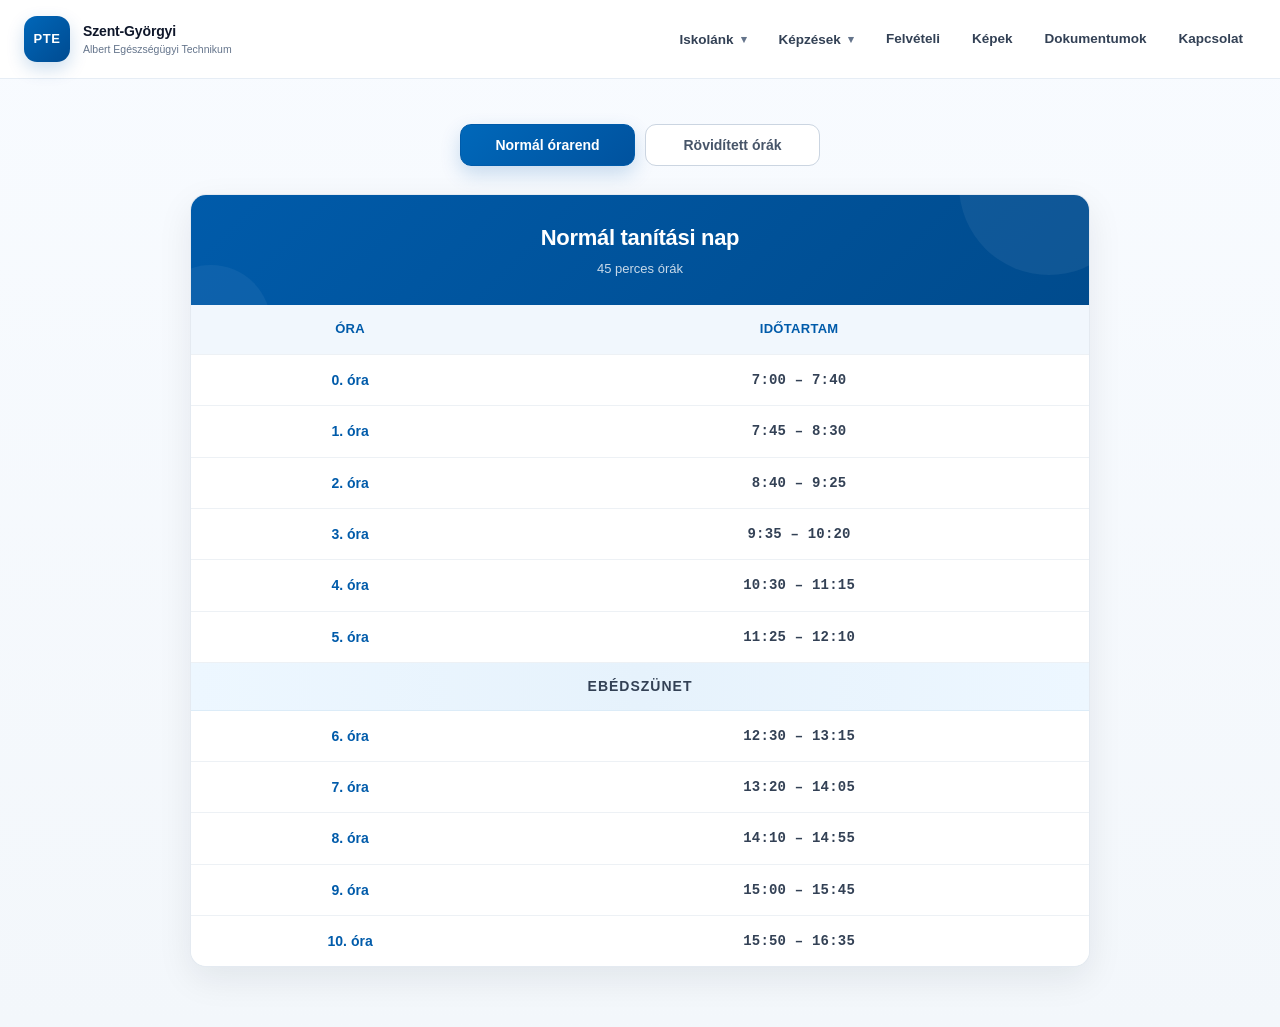
<file: iskolank/csengetesi-rend.html>
<!DOCTYPE html>
<html lang="en">
<head>
    <meta charset="UTF-8">
    <meta name="viewport" content="width=device-width, initial-scale=1.0">
    <title>School Schedule</title>
    <style>
    /* ========================================================= PTE SZENT-GYÖRGYI CSENGETÉSI REND ========================================================= */ :root { --primary-color: #005baa; --primary-dark: #004582; --primary-light: #eaf4fc; --secondary-color: #3b82c4; --light-color: #f6f9fc; --white: #ffffff; --dark-color: #172033; --text-color: #334155; --muted-color: #64748b; --border-color: #e2e8f0; --accent-color: #eaf4fc; --border-radius: 16px; --box-shadow: 0 12px 35px rgba(15, 23, 42, 0.08); --box-shadow-hover: 0 20px 45px rgba(15, 23, 42, 0.12); --transition: all 0.25s ease; } /* ========================================================= ALAP ========================================================= */ * { margin: 0; padding: 0; box-sizing: border-box; } html { scroll-behavior: smooth; } body { min-height: 100vh; width: 100%; display: flex; flex-direction: column; background: linear-gradient( 180deg, #f8fbff 0%, #f3f7fb 100% ); color: var(--text-color); font-family: "Segoe UI", Tahoma, Geneva, Verdana, sans-serif; line-height: 1.6; } /* ========================================================= FŐ TARTALOM ========================================================= */ body > .tabs, body > .schedules-container { width: min(100% - 40px, 1100px); margin-left: auto; margin-right: auto; } /* ========================================================= TABS ========================================================= */ .tabs { display: flex; align-items: center; justify-content: center; gap: 10px; margin-top: 45px; margin-bottom: 28px; width: 100%; } /* ========================================================= TAB GOMB ========================================================= */ .tab-btn { position: relative; min-width: 175px; padding: 12px 22px; border: 1px solid #cbd5e1; border-radius: 11px; background: #ffffff; color: #475569; font-family: inherit; font-size: 14px; font-weight: 700; cursor: pointer; transition: background-color .2s ease, color .2s ease, border-color .2s ease, box-shadow .2s ease, transform .2s ease; } .tab-btn:hover { border-color: #9fc5e5; background: #f1f7fd; color: var(--primary-color); transform: translateY(-1px); } .tab-btn.active { border-color: var(--primary-color); background: linear-gradient( 135deg, #0068ba, #00529e ); color: #ffffff; box-shadow: 0 8px 20px rgba(0, 91, 170, .20); } .tab-btn.active:hover { color: #ffffff; background: linear-gradient( 135deg, #0068ba, #00529e ); transform: translateY(-1px); } /* ========================================================= CSENGETÉSI REND KONTÉNER ========================================================= */ .schedules-container { display: flex; flex-direction: column; align-items: center; justify-content: center; gap: 30px; width: 100%; padding-bottom: 60px; } /* ========================================================= CSENGETÉSI KÁRTYA ========================================================= */ .schedule-card { display: none; width: min(100%, 900px); margin: 0 auto; overflow: hidden; background: var(--white); border: 1px solid rgba(226, 232, 240, .9); border-radius: var(--border-radius); box-shadow: var(--box-shadow); transform: translateY(0); transition: box-shadow .25s ease, transform .25s ease; } .schedule-card.active { display: block; } .schedule-card:hover { transform: translateY(-3px); box-shadow: var(--box-shadow-hover); } /* ========================================================= KÁRTYA FEJLÉC ========================================================= */ .card-header { position: relative; padding: 25px 30px; overflow: hidden; text-align: center; background: linear-gradient( 135deg, #005baa 0%, #004b8d 100% ); color: #ffffff; } .card-header::before { content: ""; position: absolute; width: 180px; height: 180px; top: -100px; right: -50px; border-radius: 50%; background: rgba(255, 255, 255, .06); } .card-header::after { content: ""; position: absolute; width: 120px; height: 120px; bottom: -80px; left: -40px; border-radius: 50%; background: rgba(255, 255, 255, .05); } .card-header h2 { position: relative; z-index: 2; margin-bottom: 4px; color: #ffffff; font-size: 22px; font-weight: 750; letter-spacing: -.3px; } .card-header p { position: relative; z-index: 2; color: rgba(255, 255, 255, .78); font-size: 13px; } /* ========================================================= TÁBLÁZAT ========================================================= */ .schedule-table { width: 100%; border-collapse: collapse; background: #ffffff; } .schedule-table tr { transition: background-color .2s ease; } .schedule-table tbody tr:not(.lunch-break):hover { background: #f8fbff; } .schedule-table th, .schedule-table td { padding: 14px 18px; text-align: center; border-bottom: 1px solid #edf1f5; } .schedule-table th { background: #f1f7fd; color: var(--primary-color); font-size: 13px; font-weight: 750; text-transform: uppercase; letter-spacing: .3px; } .schedule-table td { color: var(--text-color); font-size: 14px; } .schedule-table tbody tr:last-child td { border-bottom: none; } /* ========================================================= ÓRA SZÁMA ========================================================= */ .period { color: var(--primary-color) !important; font-size: 14px !important; font-weight: 750 !important; } /* ========================================================= IDŐ ========================================================= */ .time { color: #334155; font-family: "SFMono-Regular", Consolas, "Liberation Mono", monospace; font-size: 14px; font-weight: 600; letter-spacing: .2px; } /* ========================================================= EBÉDSZÜNET ========================================================= */ .lunch-break { background: linear-gradient( 90deg, #edf7ff, #e6f2fc, #edf7ff ) !important; color: var(--primary-color) !important; font-weight: 800; letter-spacing: 1px; text-transform: uppercase; } .lunch-break td { padding: 12px 15px; border-bottom: 1px solid #dcecf8; } /* ========================================================= MOBIL ========================================================= */ @media (max-width: 768px) { body > .tabs, body > .schedules-container { width: calc(100% - 30px); } .tabs { margin-top: 30px; margin-bottom: 22px; gap: 8px; } .tab-btn { min-width: 0; flex: 1; padding: 11px 10px; font-size: 13px; } .schedules-container { width: 100%; padding-bottom: 40px; } .schedule-card { width: 100%; border-radius: 14px; } .card-header { padding: 21px 18px; } .card-header h2 { font-size: 19px; } .card-header p { font-size: 12px; } .schedule-table th, .schedule-table td { padding: 11px 8px; } .schedule-table th { font-size: 11px; } .schedule-table td { font-size: 13px; } .period { font-size: 13px !important; } .time { font-size: 12px; } } /* ========================================================= KIS TELEFON ========================================================= */ @media (max-width: 480px) { body > .tabs, body > .schedules-container { width: calc(100% - 20px); } .tabs { flex-direction: column; align-items: stretch; width: 100%; margin-top: 22px; } .tab-btn { width: 100%; } .schedule-card { border-radius: 12px; } .card-header { padding: 18px 14px; } .card-header h2 { font-size: 17px; } .schedule-table th, .schedule-table td { padding: 10px 5px; } .schedule-table th { font-size: 10px; } .schedule-table td { font-size: 12px; } .period { font-size: 12px !important; } .time { font-size: 11px; } } /* ========================================================= KISEGÍTŐ / ANIMÁCIÓ ========================================================= */ button:focus-visible { outline: 3px solid rgba(0, 91, 170, .25); outline-offset: 2px; } @media (prefers-reduced-motion: reduce) { *, *::before, *::after { scroll-behavior: auto !important; transition: none !important; animation: none !important; } }
    </style>
    <link rel="stylesheet" href="iskolank.css">
</head>
<body>

<header class="site-header">
    <div class="site-header-inner">

        <a href="../index.html" class="site-logo">
            <span class="site-logo-mark">PTE</span>
            <span class="site-logo-text">
                <strong>Szent-Györgyi</strong>
                <small>Albert Egészségügyi Technikum</small>
            </span>
        </a>

        <button class="site-menu-button" id="siteMenuButton" type="button" aria-label="Menü megnyitása">
            ☰
        </button>

        <nav class="site-navigation" id="siteNavigation">

            <div class="site-nav-dropdown">

                <button
                    class="site-nav-dropdown-button"
                    id="schoolMenuButton"
                    type="button"
                    aria-expanded="false"
                >
                    Iskolánk
                    <span class="site-dropdown-arrow">▾</span>
                </button>

                <div class="site-dropdown-menu" id="schoolDropdown">

                    <a href="intezmenyunk.html">
                        <span>01</span>
                        Az intézményről
                    </a>

                    <a href="kapcsolat-ugyfelfogadas.html">
                        <span>02</span>
                        Kapcsolat, ügyfélfogadás
                    </a>

                    <a href="munkatarsaink.html">
                        <span>03</span>
                        Munkatársaink
                    </a>

                    <a href="osztalyaink.html">
                        <span>04</span>
                        Osztályaink
                    </a>


                    <a href="buszkesegeink.html">
                        <span>05</span>
                        Büszkeségeink
                    </a>

                    <a href="partnereink.html">
                        <span>06</span>
                        Partnereink
                    </a>

                    <a href="csengetesi-rend.html">
                        <span>07</span>
                        Csengetési rend
                    </a>


                </div>
            </div>

            <div class="site-nav-dropdown">
                <button class="site-nav-dropdown-button" id="coursesMenuButton" type="button" aria-expanded="false" aria-controls="coursesDropdown">Képzések <span class="site-dropdown-arrow">▾</span></button>
                <div class="site-dropdown-menu" id="coursesDropdown"><a href="../szakkepzes/szakmai_vizsga.html"><span>01</span>Szakmai vizsgák</a><a href="../szakkepzes/dokumentumok.html"><span>02</span>Képzési dokumentumok</a></div>
            </div>
            <a href="../felveteli.html">Felvételi</a>
            <a href="../media/media.html">Képek</a>
            <a href="../dokumentumok.html">Dokumentumok</a>
            <a href="../kapcsolat.html">Kapcsolat</a>

        </nav>
    </div>
</header>

  
        <div class="tabs">
            <button class="tab-btn active" onclick="showSchedule('regular')">Normál órarend</button>
            <button class="tab-btn" onclick="showSchedule('short')">Rövidített órák</button>
        </div>
        
        <div class="schedules-container">
            <div id="regular" class="schedule-card active">
                <div class="card-header">
                    <h2>Normál tanítási nap</h2>
                    <p>45 perces órák</p>
                </div>
                <table class="schedule-table">
                    <thead>
                        <tr>
                            <th>Óra</th>
                            <th>Időtartam</th>
                        </tr>
                    </thead>
                    <tbody>
                        <tr>
                            <td class="period">0. óra</td>
                            <td class="time">7:00 – 7:40</td>
                        </tr>
                        <tr>
                            <td class="period">1. óra</td>
                            <td class="time">7:45 – 8:30</td>
                        </tr>
                        <tr>
                            <td class="period">2. óra</td>
                            <td class="time">8:40 – 9:25</td>
                        </tr>
                        <tr>
                            <td class="period">3. óra</td>
                            <td class="time">9:35 – 10:20</td>
                        </tr>
                        <tr>
                            <td class="period">4. óra</td>
                            <td class="time">10:30 – 11:15</td>
                        </tr>
                        <tr>
                            <td class="period">5. óra</td>
                            <td class="time">11:25 – 12:10</td>
                        </tr>
                        <tr class="lunch-break">
                            <td colspan="2">EBÉDSZÜNET</td>
                        </tr>
                        <tr>
                            <td class="period">6. óra</td>
                            <td class="time">12:30 – 13:15</td>
                        </tr>
                        <tr>
                            <td class="period">7. óra</td>
                            <td class="time">13:20 – 14:05</td>
                        </tr>
                        <tr>
                            <td class="period">8. óra</td>
                            <td class="time">14:10 – 14:55</td>
                        </tr>
                        <tr>
                            <td class="period">9. óra</td>
                            <td class="time">15:00 – 15:45</td>
                        </tr>
                        <tr>
                            <td class="period">10. óra</td>
                            <td class="time">15:50 – 16:35</td>
                        </tr>
                    </tbody>
                </table>
            </div>
            
            <div id="short" class="schedule-card">
                <div class="card-header">
                    <h2>Rövidített tanítási nap</h2>
                    <p>35 perces órák</p>
                </div>
                <table class="schedule-table">
                    <thead>
                        <tr>
                            <th>Óra</th>
                            <th>Időtartam</th>
                        </tr>
                    </thead>
                    <tbody>
                        <tr>
                            <td class="period">0. óra</td>
                            <td class="time">7:10 – 7:40</td>
                        </tr>
                        <tr>
                            <td class="period">1. óra</td>
                            <td class="time">7:45 – 8:20</td>
                        </tr>
                        <tr>
                            <td class="period">2. óra</td>
                            <td class="time">8:30 – 9:05</td>
                        </tr>
                        <tr>
                            <td class="period">3. óra</td>
                            <td class="time">9:15 - 9:50</td>
                        </tr>
                        <tr>
                            <td class="period">4. óra</td>
                            <td class="time">10:00 - 10:35</td>
                        </tr>
                        <tr>
                            <td class="period">5. óra</td>
                            <td class="time">10:45 - 11:20</td>
                        </tr>
                        <tr>
                            <td class="period">6. óra</td>
                            <td class="time">11:30 - 12:05</td>
                        </tr>
                        <tr>
                            <td class="period">7. óra</td>
                            <td class="time">12:15 - 12:50</td>
                        </tr>
                    </tbody>
                </table>
            </div>
        </div>
    
    <script>
        function showSchedule(scheduleId) {
            // Hide all schedules
            document.querySelectorAll('.schedule-card').forEach(card => {
                card.classList.remove('active');
            });
            
            // Show selected schedule
            document.getElementById(scheduleId).classList.add('active');
            
            // Update tab buttons
            document.querySelectorAll('.tab-btn').forEach(btn => {
                btn.classList.remove('active');
            });
            
            // Find the clicked button and make it active
            event.currentTarget.classList.add('active');
        }
    </script>
<script src="iskolank.js"></script>
</body>
</html>
</file>
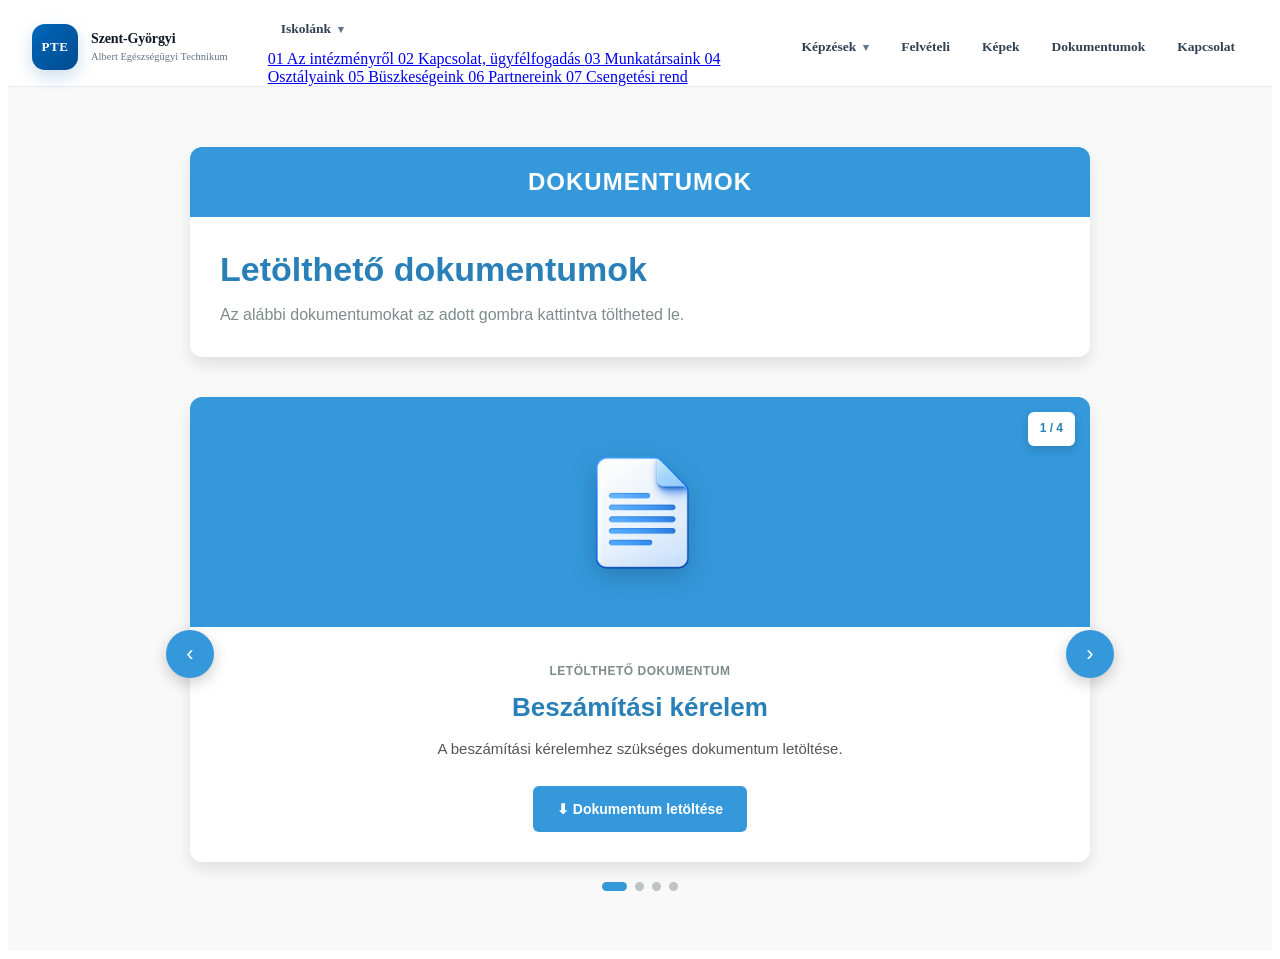
<file: iskolank/dokumentumok.html>
<!DOCTYPE html>
<html lang="hu">
<head>
    <meta charset="UTF-8">
    <meta name="viewport" content="width=device-width, initial-scale=1.0">
    <title>PTE Szent-Györgyi Albert Egészségügyi Technikum</title>
    <link rel="stylesheet" href="iskolank.css">
</head>
<body>


<header class="site-header">
    <div class="site-header-inner">

        <a href="../index.html" class="site-logo">
            <span class="site-logo-mark">PTE</span>
            <span class="site-logo-text">
                <strong>Szent-Györgyi</strong>
                <small>Albert Egészségügyi Technikum</small>
            </span>
        </a>

        <button class="site-menu-button" id="siteMenuButton" type="button" aria-label="Menü megnyitása">
            ☰
        </button>

        <nav class="site-navigation" id="siteNavigation">

            <div class="site-nav-dropdown">

                <button
                    class="site-nav-dropdown-button"
                    id="schoolMenuButton"
                    type="button"
                    aria-expanded="false"
                >
                    Iskolánk
                    <span class="site-dropdown-arrow">▾</span>
                </button>

                <div
                            class="dropdown-menu"
                            id="schoolDropdown">

                            <a href="intezmenyunk.html">
                                <span>01</span>
                                Az intézményről
                            </a>
        
                            <a href="kapcsolat-ugyfelfogadas.html">
                                <span>02</span>
                                Kapcsolat, ügyfélfogadás
                            </a>
        
                            <a href="munkatarsaink.html">
                                <span>03</span>
                                Munkatársaink
                            </a>
        
                            <a href="osztalyaink.html">
                                <span>04</span>
                                Osztályaink
                            </a>
        
        
                            <a href="buszkesegeink.html">
                                <span>05</span>
                                Büszkeségeink
                            </a>
        
                            <a href="partnereink.html">
                                <span>06</span>
                                Partnereink
                            </a>
        
                            <a href="csengetesi-rend.html">
                                <span>07</span>
                                Csengetési rend
                            </a>

                            

                        </div>
            </div>

            <div class="site-nav-dropdown">
                <button class="site-nav-dropdown-button" id="coursesMenuButton" type="button" aria-expanded="false" aria-controls="coursesDropdown">Képzések <span class="site-dropdown-arrow">▾</span></button>
                <div class="site-dropdown-menu" id="coursesDropdown"><a href="../szakkepzes/szakmai_vizsga.html"><span>01</span>Szakmai vizsgák</a><a href="../szakkepzes/dokumentumok.html"><span>02</span>Képzési dokumentumok</a></div>
            </div>
            <a href="../felveteli.html">Felvételi</a>
            <a href="../media/media.html">Képek</a>
            <a href="../dokumentumok.html">Dokumentumok</a>
            <a href="../kapcsolat.html">Kapcsolat</a>

        </nav>
    </div>
</header>


<style>

/* =====================================================
   ALAP
   ===================================================== */

.dokumentumok {
    font-family: 'Segoe UI', Tahoma, Geneva, Verdana, sans-serif;
    line-height: 1.6;
    color: #333;
    padding: 60px 20px;
    background-color: #f9f9f9;
}

.dokumentumok *,
.dokumentumok *::before,
.dokumentumok *::after {
    box-sizing: border-box;
}

.dokumentumok-container {
    max-width: 900px;
    margin: 0 auto;
}


/* =====================================================
   FEJLÉC
   ===================================================== */

.dokumentumok-header {
    background-color: white;
    border-radius: 12px;
    overflow: hidden;
    box-shadow: 0 8px 16px rgba(0,0,0,0.1);
    margin-bottom: 40px;
}

.section-label {
    display: block;
    background-color: #3498db;
    color: white;
    font-weight: bold;
    text-align: center;
    padding: 16px;
    font-size: 24px;
    letter-spacing: 1px;
    text-transform: uppercase;
}

.dokumentumok-header h1 {
    margin: 25px 30px 5px;
    color: #2980b9;
    font-size: 34px;
}

.dokumentumok-header p {
    margin: 0 30px 30px;
    color: #7f8c8d;
}


/* =====================================================
   CAROUSEL
   ===================================================== */

.documents-wrapper {
    position: relative;
}

.documents-container {
    position: relative;
    width: 100%;
}


/* =====================================================
   DOKUMENTUM KÁRTYA
   ===================================================== */

.document-card {
    display: none;

    width: 100%;

    background-color: white;

    border-radius: 12px;
    overflow: hidden;

    box-shadow: 0 8px 16px rgba(0,0,0,0.1);

    animation: documentShow 0.3s ease;
}

.document-card.active {
    display: block;
}

@keyframes documentShow {

    from {
        opacity: 0;
        transform: translateX(15px);
    }

    to {
        opacity: 1;
        transform: translateX(0);
    }

}


/* =====================================================
   DOKUMENTUM FEJLÉC
   ===================================================== */

.document-top {
    height: 230px;

    background-color: #3498db;

    display: flex;
    align-items: center;
    justify-content: center;

    position: relative;
}


/* =====================================================
   DOKUMENTUM IKON
   ===================================================== */

   .document-icon {
    width: 120px;
    height: 140px;

    display: flex;
    align-items: center;
    justify-content: center;

    position: relative;
}

.document-icon img {
    width: 100%;
    height: 100%;

    object-fit: contain;

    display: block;

    filter: drop-shadow(0 8px 12px rgba(0,0,0,0.18));
}



/* =====================================================
   DOKUMENTUM SZÁM
   ===================================================== */

.document-number {
    position: absolute;

    top: 15px;
    right: 15px;

    background-color: white;
    color: #2980b9;

    padding: 7px 12px;

    border-radius: 6px;

    font-size: 12px;
    font-weight: bold;

    box-shadow: 0 4px 10px rgba(0,0,0,0.15);
}


/* =====================================================
   CARD TARTALOM
   ===================================================== */

.document-content {
    padding: 30px;
    text-align: center;
}

.document-category {
    color: #7f8c8d;

    font-size: 12px;
    font-weight: 600;

    text-transform: uppercase;

    letter-spacing: 0.5px;
}

.document-content h2 {
    color: #2980b9;

    font-size: 26px;
    line-height: 1.3;

    margin: 8px 0 12px;
}

.document-content p {
    color: #555;

    font-size: 15px;
    line-height: 1.6;

    margin: 0 auto 25px;

    max-width: 600px;
}


/* =====================================================
   LETÖLTÉS GOMB
   ===================================================== */

.download-button {
    display: inline-block;

    background-color: #3498db;
    color: white !important;

    text-decoration: none;

    padding: 12px 24px;

    border-radius: 6px;

    font-size: 14px;
    font-weight: 600;

    transition:
        background-color 0.2s ease,
        transform 0.2s ease,
        box-shadow 0.2s ease;
}

.download-button:hover {
    background-color: #2980b9;

    transform: translateY(-2px);

    box-shadow: 0 5px 12px rgba(0,0,0,0.15);
}


/* =====================================================
   NYILAK
   ===================================================== */

.document-arrow {
    position: absolute;

    top: 50%;

    z-index: 5;

    width: 48px;
    height: 48px;

    border: none;
    border-radius: 50%;

    background-color: #3498db;
    color: white;

    font-size: 22px;

    cursor: pointer;

    box-shadow: 0 5px 15px rgba(0,0,0,0.2);

    transition:
        background-color 0.2s ease,
        transform 0.2s ease;
}

.document-arrow:hover {
    background-color: #2980b9;

    transform: scale(1.08);
}

.document-arrow.prev {
    left: -24px;
}

.document-arrow.next {
    right: -24px;
}


/* =====================================================
   DOTOK
   ===================================================== */

.document-dots {
    display: flex;

    justify-content: center;

    gap: 8px;

    margin-top: 20px;
}

.document-dot {
    width: 9px;
    height: 9px;

    border: none;
    border-radius: 50%;

    background-color: #bdc3c7;

    padding: 0;

    cursor: pointer;

    transition: all 0.25s ease;
}

.document-dot.active {
    width: 25px;

    border-radius: 10px;

    background-color: #3498db;
}


/* =====================================================
   TABLET
   ===================================================== */

@media (max-width: 1000px) {

    .document-arrow.prev {
        left: -10px;
    }

    .document-arrow.next {
        right: -10px;
    }

}


/* =====================================================
   MOBIL
   ===================================================== */

@media (max-width: 650px) {

    .dokumentumok {
        padding: 40px 15px;
    }

    .section-label {
        font-size: 20px;
        padding: 13px;
    }

    .dokumentumok-header h1 {
        font-size: 28px;
        margin: 20px 20px 5px;
    }

    .dokumentumok-header p {
        margin: 0 20px 20px;
    }

    .document-top {
        height: 200px;
    }

    .document-icon {
        width: 85px;
        height: 105px;
        font-size: 45px;
    }

    .document-content {
        padding: 25px 20px;
    }

    .document-content h2 {
        font-size: 22px;
    }

    .document-arrow {
        display: none;
    }

}


/* =====================================================
   NAGYON KIS MOBIL
   ===================================================== */

@media (max-width: 400px) {

    .document-top {
        height: 180px;
    }

    .document-content h2 {
        font-size: 20px;
    }

}

</style>

<div class="dokumentumok">

    <div class="dokumentumok-container">

        <!-- =================================================
             FEJLÉC
             ================================================= -->

        <div class="dokumentumok-header">

            <span class="section-label">
                Dokumentumok
            </span>

            <h1>
                Letölthető dokumentumok
            </h1>

            <p>
                Az alábbi dokumentumokat az adott gombra kattintva töltheted le.
            </p>

        </div>

        <!-- =================================================
             KÁRTYÁK
             ================================================= -->

        <div class="documents-wrapper">

            <div class="documents-container">

                <!-- 1. DOKUMENTUM -->

                <div class="document-card active">

                    <div class="document-top">

                        <div class="document-number">
                            1 / 4
                        </div>

                        <div class="document-icon">
                            <img
                                src="images/icon.png"
                                alt="Dokumentum">
                        </div>

                    </div>

                    <div class="document-content">

                        <span class="document-category">
                            Letölthető dokumentum
                        </span>

                        <h2>
                            Beszámítási kérelem
                        </h2>

                        <p>
                            A beszámítási kérelemhez szükséges dokumentum
                            letöltése.
                        </p>

                        <a
                            href="/public/upload/files/beszamitasi_kerelem%281%29.docx"
                            download
                            class="download-button">

                            ⬇ Dokumentum letöltése

                        </a>

                    </div>

                </div>

                <!-- 2. DOKUMENTUM -->

                <div class="document-card">

                    <div class="document-top">

                        <div class="document-number">
                            2 / 4
                        </div>

                        <div class="document-icon">
                            <img src="images/icon.png"
                                alt="Dokumentum">
                        </div>

                    </div>

                    <div class="document-content">

                        <span class="document-category">
                            Letölthető dokumentum
                        </span>

                        <h2>
                            Nyilatkozat korábbi szakmáról
                        </h2>

                        <p>
                            A korábbi szakmáról szóló nyilatkozat
                            letöltése.
                        </p>

                        <a
                            href="/public/upload/files/nyilatkozat_korabbi_szakmarol%281%29.docx"
                            download
                            class="download-button">

                            ⬇ Dokumentum letöltése

                        </a>

                    </div>

                </div>

                <!-- 3. DOKUMENTUM -->

                <div class="document-card">

                    <div class="document-top">

                        <div class="document-number">
                            3 / 4
                        </div>

                        <div class="document-icon">
                            <img src="images/icon.png"
                                alt="Dokumentum">
                        </div>

                    </div>

                    <div class="document-content">

                        <span class="document-category">
                            Letölthető dokumentum
                        </span>

                        <h2>
                            Befogadó nyilatkozat
                        </h2>

                        <p>
                            A befogadó nyilatkozat letöltése.
                        </p>

                        <a
                            href="/public/upload/files/befogado_nyilatkozat.docx"
                            download
                            class="download-button">

                            ⬇ Dokumentum letöltése

                        </a>

                    </div>

                </div>

                <!-- 4. DOKUMENTUM -->

                <div class="document-card">

                    <div class="document-top">

                        <div class="document-number">
                            4 / 4
                        </div>

                        <div class="document-icon">
                            <img src="images/icon.png"
                                alt="Dokumentum">
                        </div>

                    </div>

                    <div class="document-content">

                        <span class="document-category">
                            Letölthető dokumentum
                        </span>

                        <h2>
                            Beiratkozási adatlap
                        </h2>

                        <p>
                            A beiratkozáshoz szükséges adatlap
                            letöltése.
                        </p>

                        <a
                            href="/public/upload/files/beiratkozasi_adatlap%281%29.docx"
                            download
                            class="download-button">

                            ⬇ Dokumentum letöltése

                        </a>

                    </div>

                </div>

            </div>

            <!-- =================================================
                 NYILAK
                 ================================================= -->

            <button
                type="button"
                class="document-arrow prev"
                onclick="previousDocument()"
                aria-label="Előző dokumentum">

                ‹

            </button>

            <button
                type="button"
                class="document-arrow next"
                onclick="nextDocument()"
                aria-label="Következő dokumentum">

                ›

            </button>

        </div>

        <!-- =================================================
             DOTOK
             ================================================= -->

        <div class="document-dots">

            <button
                type="button"
                class="document-dot active"
                onclick="showDocument(0)"
                aria-label="1. dokumentum">
            </button>

            <button
                type="button"
                class="document-dot"
                onclick="showDocument(1)"
                aria-label="2. dokumentum">
            </button>

            <button
                type="button"
                class="document-dot"
                onclick="showDocument(2)"
                aria-label="3. dokumentum">
            </button>

            <button
                type="button"
                class="document-dot"
                onclick="showDocument(3)"
                aria-label="4. dokumentum">
            </button>

        </div>

    </div>

</div>

<script>

let currentDocumentIndex = 0;

const documentCards =
    document.querySelectorAll(".document-card");

const documentDots =
    document.querySelectorAll(".document-dot");


function showDocument(index) {

    if (index < 0) {
        index = documentCards.length - 1;
    }

    if (index >= documentCards.length) {
        index = 0;
    }

    currentDocumentIndex = index;


    /* Kártyák */

    documentCards.forEach((card, i) => {

        card.classList.toggle(
            "active",
            i === currentDocumentIndex
        );

    });


    /* Pontok */

    documentDots.forEach((dot, i) => {

        dot.classList.toggle(
            "active",
            i === currentDocumentIndex
        );

    });

}


/* Következő */

function nextDocument() {

    showDocument(
        currentDocumentIndex + 1
    );

}


/* Előző */

function previousDocument() {

    showDocument(
        currentDocumentIndex - 1
    );

}


/* =====================================================
   BILLENTYŰZETES VEZÉRLÉS
   ===================================================== */

document.addEventListener("keydown", function(event) {

    if (event.key === "ArrowLeft") {

        previousDocument();

    }

    if (event.key === "ArrowRight") {

        nextDocument();

    }

});

</script>

<script src="iskolank.js"></script>
</body>
</html>
</file>
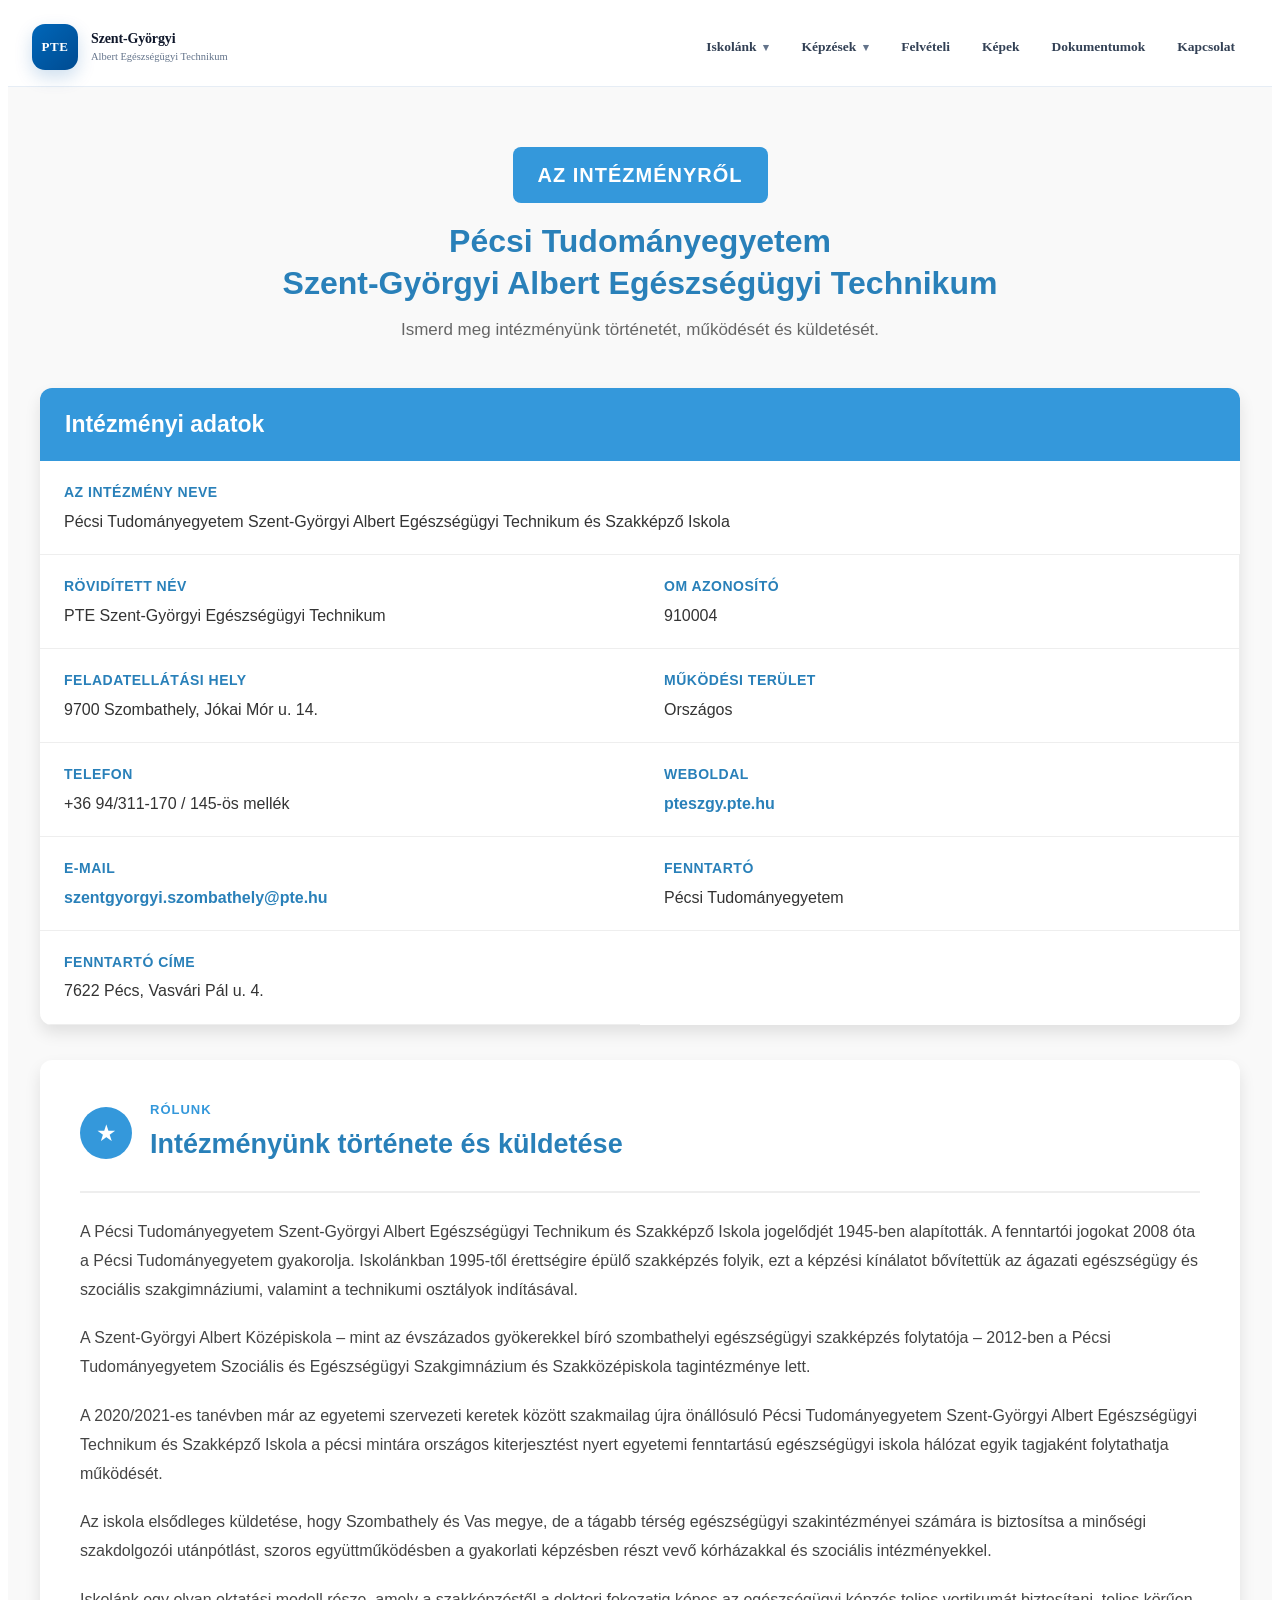
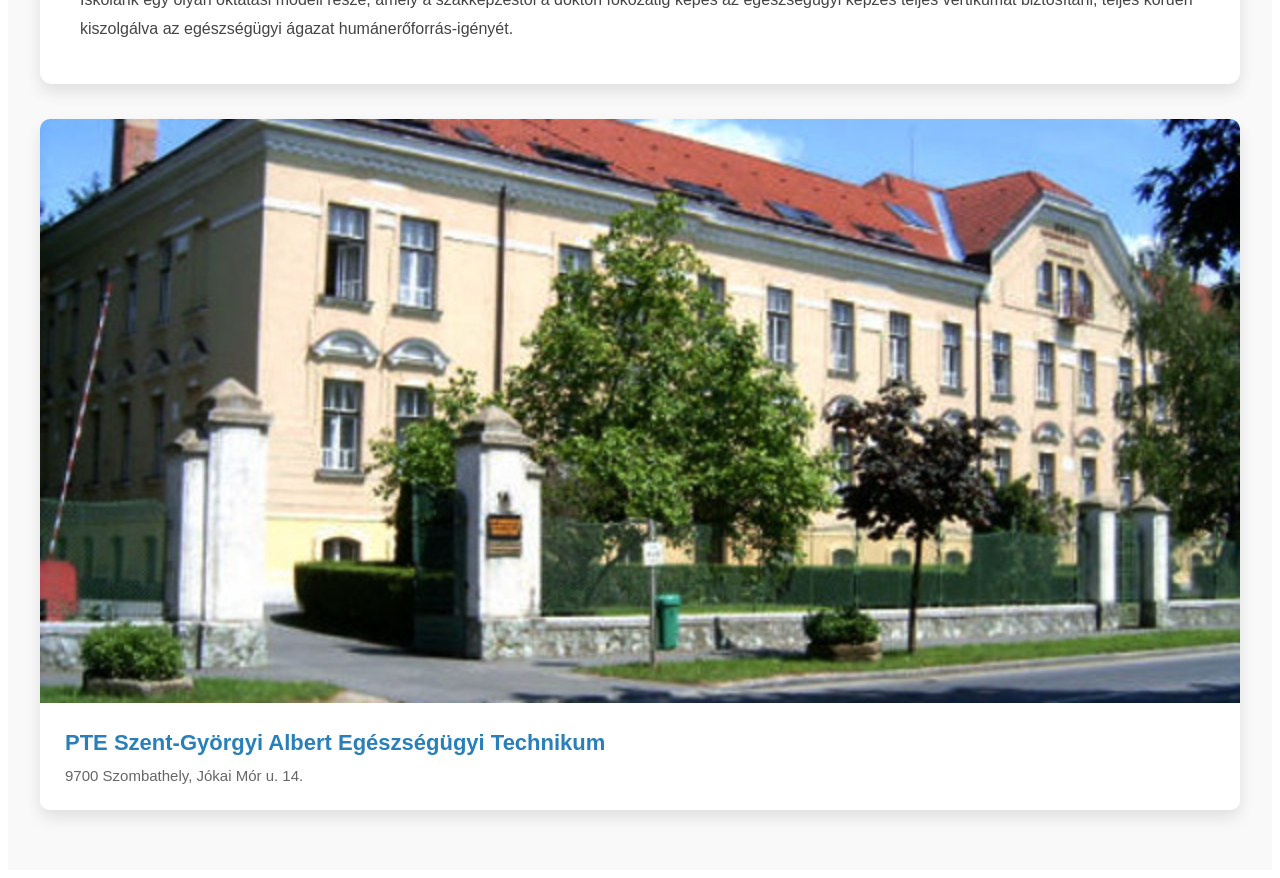
<file: iskolank/intezmenyunk.html>
<!DOCTYPE html>
<html lang="hu">
<head>
    <meta charset="UTF-8">
    <meta name="viewport" content="width=device-width, initial-scale=1.0">
    <title>PTE Szent-Györgyi Albert Egészségügyi Technikum</title>
    <link rel="stylesheet" href="iskolank.css">
</head>
<body>


<header class="site-header">
    <div class="site-header-inner">

        <a href="../index.html" class="site-logo">
            <span class="site-logo-mark">PTE</span>
            <span class="site-logo-text">
                <strong>Szent-Györgyi</strong>
                <small>Albert Egészségügyi Technikum</small>
            </span>
        </a>

        <button class="site-menu-button" id="siteMenuButton" type="button" aria-label="Menü megnyitása">
            ☰
        </button>

        <nav class="site-navigation" id="siteNavigation">

            <div class="site-nav-dropdown">

                <button
                    class="site-nav-dropdown-button"
                    id="schoolMenuButton"
                    type="button"
                    aria-expanded="false"
                >
                    Iskolánk
                    <span class="site-dropdown-arrow">▾</span>
                </button>

                <div class="site-dropdown-menu" id="schoolDropdown">

                    <a href="intezmenyunk.html">
                        <span>01</span>
                        Az intézményről
                    </a>

                    <a href="kapcsolat-ugyfelfogadas.html">
                        <span>02</span>
                        Kapcsolat, ügyfélfogadás
                    </a>

                    <a href="munkatarsaink.html">
                        <span>03</span>
                        Munkatársaink
                    </a>

                    <a href="osztalyaink.html">
                        <span>04</span>
                        Osztályaink
                    </a>


                    <a href="buszkesegeink.html">
                        <span>05</span>
                        Büszkeségeink
                    </a>

                    <a href="partnereink.html">
                        <span>06</span>
                        Partnereink
                    </a>

                    <a href="csengetesi-rend.html">
                        <span>07</span>
                        Csengetési rend
                    </a>


                </div>
            </div>

            <div class="site-nav-dropdown">
                <button class="site-nav-dropdown-button" id="coursesMenuButton" type="button" aria-expanded="false" aria-controls="coursesDropdown">Képzések <span class="site-dropdown-arrow">▾</span></button>
                <div class="site-dropdown-menu" id="coursesDropdown">
                    <a href="../szakkepzes/szakmai_vizsga.html"><span>01</span>Szakmai vizsgák</a>
                    <a href="../szakkepzes/dokumentumok.html"><span>02</span>Képzési dokumentumok</a>
                </div>
            </div>
            <a href="../felveteli.html">Felvételi</a>
            <a href="../media/media.html">Képek</a>
            <a href="../dokumentumok.html">Dokumentumok</a>
            <a href="../kapcsolat.html">Kapcsolat</a>

        </nav>
    </div>
</header>


<section class="intezmeny">

    <div class="intezmeny-container">

        <!-- FEJLÉC -->
        <div class="intezmeny-header">
            <div class="intezmeny-label">AZ INTÉZMÉNYRŐL</div>

            <h1>
                Pécsi Tudományegyetem<br>
                Szent-Györgyi Albert Egészségügyi Technikum
            </h1>

            <p>
                Ismerd meg intézményünk történetét, működését és küldetését.
            </p>
        </div>


        <!-- ALAPADATOK -->
        <div class="intezmeny-info-card">

            <div class="info-title">
                <h2>Intézményi adatok</h2>
            </div>

            <div class="info-grid">

                <div class="info-item info-wide">
                    <span class="info-label">Az intézmény neve</span>
                    <span class="info-value">
                        Pécsi Tudományegyetem Szent-Györgyi Albert
                        Egészségügyi Technikum és Szakképző Iskola
                    </span>
                </div>

                <div class="info-item">
                    <span class="info-label">Rövidített név</span>
                    <span class="info-value">
                        PTE Szent-Györgyi Egészségügyi Technikum
                    </span>
                </div>

                <div class="info-item">
                    <span class="info-label">OM azonosító</span>
                    <span class="info-value">910004</span>
                </div>

                <div class="info-item">
                    <span class="info-label">Feladatellátási hely</span>
                    <span class="info-value">
                        9700 Szombathely, Jókai Mór u. 14.
                    </span>
                </div>

                <div class="info-item">
                    <span class="info-label">Működési terület</span>
                    <span class="info-value">Országos</span>
                </div>

                <div class="info-item">
                    <span class="info-label">Telefon</span>
                    <span class="info-value">
                        +36 94/311-170 / 145-ös mellék
                    </span>
                </div>

                <div class="info-item">
                    <span class="info-label">Weboldal</span>
                    <span class="info-value">
                        <a href="http://pteszgy.pte.hu" target="_blank">
                            pteszgy.pte.hu
                        </a>
                    </span>
                </div>

                <div class="info-item">
                    <span class="info-label">E-mail</span>
                    <span class="info-value">
                        <a href="mailto:szentgyorgyi.szombathely@pte.hu">
                            szentgyorgyi.szombathely@pte.hu
                        </a>
                    </span>
                </div>

                <div class="info-item">
                    <span class="info-label">Fenntartó</span>
                    <span class="info-value">
                        Pécsi Tudományegyetem
                    </span>
                </div>

                <div class="info-item">
                    <span class="info-label">Fenntartó címe</span>
                    <span class="info-value">
                        7622 Pécs, Vasvári Pál u. 4.
                    </span>
                </div>

            </div>

        </div>


        <!-- BEMUTATKOZÁS -->
        <div class="bemutatkozas-card">

            <div class="bemutatkozas-title">
                <div class="bemutatkozas-icon">★</div>

                <div>
                    <span>RÓLUNK</span>
                    <h2>Intézményünk története és küldetése</h2>
                </div>
            </div>


            <div class="bemutatkozas-content">

                <p>
                    A Pécsi Tudományegyetem Szent-Györgyi Albert Egészségügyi
                    Technikum és Szakképző Iskola jogelődjét 1945-ben alapították.
                    A fenntartói jogokat 2008 óta a Pécsi Tudományegyetem gyakorolja.
                    Iskolánkban 1995-től érettségire épülő szakképzés folyik, ezt a
                    képzési kínálatot bővítettük az ágazati egészségügy és szociális
                    szakgimnáziumi, valamint a technikumi osztályok indításával.
                </p>

                <p>
                    A Szent-Györgyi Albert Középiskola – mint az évszázados
                    gyökerekkel bíró szombathelyi egészségügyi szakképzés
                    folytatója – 2012-ben a Pécsi Tudományegyetem Szociális és
                    Egészségügyi Szakgimnázium és Szakközépiskola tagintézménye lett.
                </p>

                <p>
                    A 2020/2021-es tanévben már az egyetemi szervezeti keretek
                    között szakmailag újra önállósuló Pécsi Tudományegyetem
                    Szent-Györgyi Albert Egészségügyi Technikum és Szakképző Iskola
                    a pécsi mintára országos kiterjesztést nyert egyetemi fenntartású
                    egészségügyi iskola hálózat egyik tagjaként folytathatja működését.
                </p>

                <p>
                    Az iskola elsődleges küldetése, hogy Szombathely és Vas megye,
                    de a tágabb térség egészségügyi szakintézményei számára is
                    biztosítsa a minőségi szakdolgozói utánpótlást, szoros
                    együttműködésben a gyakorlati képzésben részt vevő kórházakkal
                    és szociális intézményekkel.
                </p>

                <p>
                    Iskolánk egy olyan oktatási modell része, amely a szakképzéstől
                    a doktori fokozatig képes az egészségügyi képzés teljes
                    vertikumát biztosítani, teljes körűen kiszolgálva az egészségügyi
                    ágazat humánerőforrás-igényét.
                </p>

            </div>

        </div>


        <!-- ÉPÜLET -->
        <div class="intezmeny-image-card">

            <img
                src="images/Epulet.jpg"
                alt="A PTE Szent-Györgyi Albert Egészségügyi Technikum épülete"
            >

            <div class="image-caption">
                <h2>PTE Szent-Györgyi Albert Egészségügyi Technikum</h2>
                <p>9700 Szombathely, Jókai Mór u. 14.</p>
            </div>

        </div>

    </div>

</section>


<style>

/* =========================================
   INTÉZMÉNYÜNK
========================================= */

.intezmeny {
    font-family: 'Segoe UI', Tahoma, Geneva, Verdana, sans-serif;
    line-height: 1.6;
    color: #333;
    padding: 60px 20px;
    background-color: #f9f9f9;
}

.intezmeny-container {
    max-width: 1200px;
    margin: 0 auto;
}


/* =========================================
   FEJLÉC
========================================= */

.intezmeny-header {
    text-align: center;
    margin-bottom: 45px;
}

.intezmeny-label {
    display: inline-block;
    background-color: #3498db;
    color: white;
    font-weight: bold;
    text-align: center;
    padding: 12px 25px;
    font-size: 20px;
    letter-spacing: 1px;
    text-transform: uppercase;
    border-radius: 8px;
    margin-bottom: 18px;
}

.intezmeny-header h1 {
    color: #2980b9;
    font-size: 32px;
    line-height: 1.3;
    margin: 0 0 12px;
}

.intezmeny-header p {
    color: #666;
    font-size: 17px;
    margin: 0;
}


/* =========================================
   INTÉZMÉNYI ADATOK
========================================= */

.intezmeny-info-card {
    background-color: white;
    border-radius: 12px;
    overflow: hidden;
    box-shadow: 0 8px 16px rgba(0, 0, 0, 0.1);
    margin-bottom: 35px;
}

.info-title {
    background-color: #3498db;
    color: white;
    padding: 18px 25px;
}

.info-title h2 {
    margin: 0;
    font-size: 23px;
    font-weight: 600;
}

.info-grid {
    display: grid;
    grid-template-columns: repeat(2, 1fr);
}

.info-item {
    padding: 20px 24px;
    border-bottom: 1px solid #eee;
    min-height: 75px;
    box-sizing: border-box;
}

.info-item:nth-child(odd) {
    border-right: 1px solid #eee;
}

.info-wide {
    grid-column: span 2;
    border-right: none !important;
}

.info-label {
    display: block;
    color: #2980b9;
    font-size: 14px;
    font-weight: 700;
    text-transform: uppercase;
    letter-spacing: 0.5px;
    margin-bottom: 5px;
}

.info-value {
    display: block;
    color: #333;
    font-size: 16px;
    font-weight: 500;
}

.info-value a {
    color: #2980b9;
    text-decoration: none;
    font-weight: 600;
}

.info-value a:hover {
    text-decoration: underline;
}


/* =========================================
   BEMUTATKOZÁS
========================================= */

.bemutatkozas-card {
    background-color: white;
    border-radius: 12px;
    box-shadow: 0 8px 16px rgba(0, 0, 0, 0.1);
    padding: 40px;
    margin-bottom: 35px;
}

.bemutatkozas-title {
    display: flex;
    align-items: center;
    gap: 18px;
    padding-bottom: 25px;
    margin-bottom: 25px;
    border-bottom: 2px solid #eee;
}

.bemutatkozas-icon {
    width: 52px;
    height: 52px;
    min-width: 52px;
    border-radius: 50%;
    background-color: #3498db;
    color: white;
    display: flex;
    align-items: center;
    justify-content: center;
    font-size: 23px;
}

.bemutatkozas-title span {
    display: block;
    color: #3498db;
    font-size: 13px;
    font-weight: bold;
    letter-spacing: 1px;
}

.bemutatkozas-title h2 {
    color: #2980b9;
    font-size: 27px;
    margin: 2px 0 0;
}

.bemutatkozas-content p {
    font-size: 16px;
    line-height: 1.8;
    margin: 0 0 20px;
    color: #444;
}

.bemutatkozas-content p:last-child {
    margin-bottom: 0;
}


/* =========================================
   ÉPÜLET KÉP
========================================= */

.intezmeny-image-card {
    position: relative;
    background-color: white;
    border-radius: 10px;
    overflow: hidden;
    box-shadow: 0 8px 16px rgba(0, 0, 0, 0.1);
}

.intezmeny-image-card img {
    display: block;
    width: 100%;
    height: auto;
    max-height: 600px;
    object-fit: cover;
}

.image-caption {
    padding: 22px 25px;
    background-color: white;
}

.image-caption h2 {
    color: #2980b9;
    margin: 0 0 4px;
    font-size: 22px;
}

.image-caption p {
    color: #666;
    margin: 0;
    font-size: 15px;
}


/* =========================================
   MOBIL
========================================= */

@media (max-width: 700px) {

    .intezmeny {
        padding: 40px 12px;
    }

    .intezmeny-header h1 {
        font-size: 25px;
    }

    .intezmeny-header p {
        font-size: 15px;
    }

    .info-grid {
        grid-template-columns: 1fr;
    }

    .info-item,
    .info-wide {
        grid-column: span 1;
        border-right: none !important;
    }

    .info-item {
        padding: 17px 20px;
    }

    .bemutatkozas-card {
        padding: 25px 20px;
    }

    .bemutatkozas-title {
        align-items: flex-start;
    }

    .bemutatkozas-icon {
        width: 44px;
        height: 44px;
        min-width: 44px;
        font-size: 19px;
    }

    .bemutatkozas-title h2 {
        font-size: 22px;
    }

    .bemutatkozas-content p {
        font-size: 15px;
        line-height: 1.7;
    }

    .image-caption h2 {
        font-size: 19px;
    }
}

</style>

<script src="iskolank.js"></script>
</body>
</html>
</file>
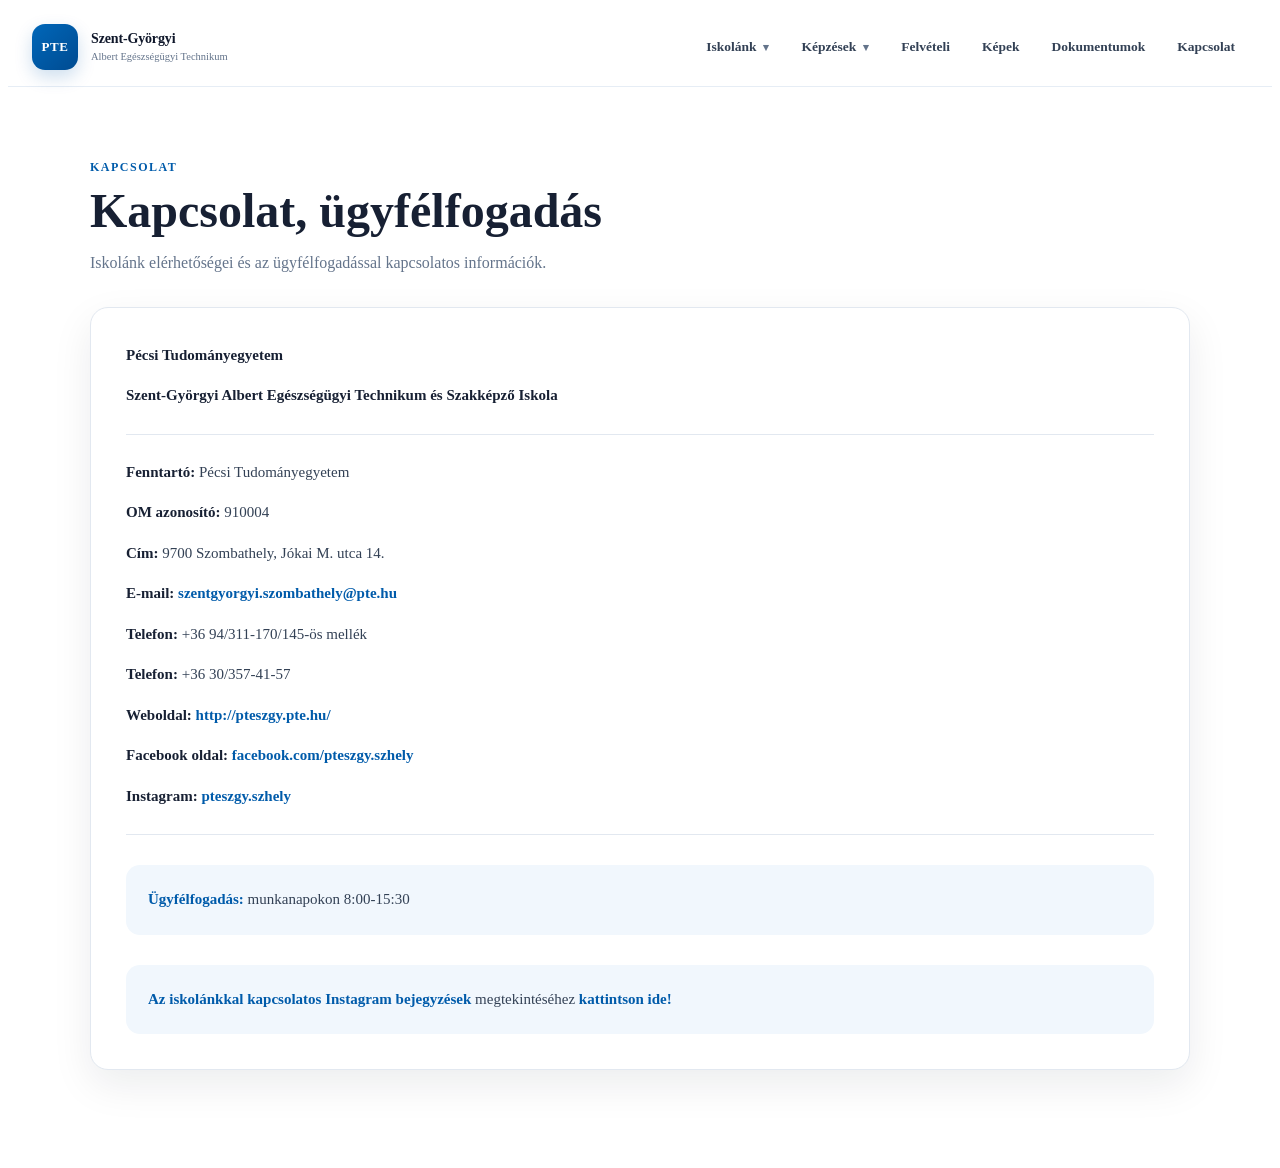
<file: iskolank/kapcsolat-ugyfelfogadas.html>
<!DOCTYPE html>
<html lang="hu">

<head>

    <meta charset="UTF-8">

    <meta
        name="viewport"
        content="width=device-width, initial-scale=1.0"
    >

    <title>Kapcsolat, ügyfélfogadás | PTE Szent-Györgyi</title>

    <link rel="stylesheet" href="iskolank.css">

    <style>

        .contact-page {
            width: min(100% - 40px, 1100px);
            margin: 0 auto;
            padding: 70px 0 90px;
        }

        .contact-header {
            margin-bottom: 35px;
        }

        .contact-label {
            display: inline-block;
            margin-bottom: 10px;

            color: #005baa;

            font-size: 12px;
            font-weight: 800;

            letter-spacing: 1.5px;
            text-transform: uppercase;
        }

        .contact-header h1 {
            margin: 0 0 12px;

            color: #172033;

            font-size: clamp(32px, 5vw, 48px);
            line-height: 1.1;
        }

        .contact-header p {
            max-width: 700px;

            color: #64748b;

            font-size: 16px;
        }

        .contact-card {
            padding: 35px;

            background: #ffffff;

            border: 1px solid #e2e8f0;
            border-radius: 18px;

            box-shadow:
                0 15px 40px rgba(15, 23, 42, 0.08);
        }

        .contact-card p {
            margin: 0 0 15px;

            color: #334155;

            font-size: 15px;
            line-height: 1.7;
        }

        .contact-card p:last-child {
            margin-bottom: 0;
        }

        .contact-card strong {
            color: #172033;
        }

        .contact-card a {
            color: #005baa;

            text-decoration: none;

            font-weight: 600;

            transition: color .2s ease;
        }

        .contact-card a:hover {
            color: #003f78;
            text-decoration: underline;
        }

        .contact-divider {
            height: 1px;

            margin: 25px 0;

            background: #e2e8f0;
        }

        .contact-social {
            margin-top: 30px;
            padding: 22px;

            background: #f1f7fd;

            border-radius: 14px;

            color: #334155;
        }

        .contact-social p {
            margin: 0;
        }

        .contact-social strong {
            color: #005baa;
        }


        @media (max-width: 600px) {

            .contact-page {
                width: calc(100% - 28px);
                padding: 45px 0 60px;
            }

            .contact-card {
                padding: 24px 20px;
                border-radius: 14px;
            }

            .contact-card p {
                font-size: 14px;
            }

        }

    </style>

</head>


<body>

    <!-- =========================
         HEADER
    ========================= -->

    <header class="site-header">

        <div class="site-header-inner">

            <a href="../index.html" class="site-logo">

                <span class="site-logo-mark">
                    PTE
                </span>

                <span class="site-logo-text">

                    <strong>
                        Szent-Györgyi
                    </strong>

                    <small>
                        Albert Egészségügyi Technikum
                    </small>

                </span>

            </a>


            <button
                class="site-menu-button"
                id="siteMenuButton"
                type="button"
                aria-label="Menü megnyitása"
            >
                ☰
            </button>


            <nav
                class="site-navigation"
                id="siteNavigation"
            >

                <div class="site-nav-dropdown">

                    <button
                        class="site-nav-dropdown-button"
                        id="schoolMenuButton"
                        type="button"
                        aria-expanded="false"
                    >

                        Iskolánk

                        <span class="site-dropdown-arrow">
                            ▾
                        </span>

                    </button>


                    <div
                        class="site-dropdown-menu"
                        id="schoolDropdown"
                    >

                    <a href="intezmenyunk.html">
                        <span>01</span>
                        Az intézményről
                    </a>

                    <a href="kapcsolat-ugyfelfogadas.html">
                        <span>02</span>
                        Kapcsolat, ügyfélfogadás
                    </a>

                    <a href="munkatarsaink.html">
                        <span>03</span>
                        Munkatársaink
                    </a>

                    <a href="osztalyaink.html">
                        <span>04</span>
                        Osztályaink
                    </a>


                    <a href="buszkesegeink.html">
                        <span>05</span>
                        Büszkeségeink
                    </a>

                    <a href="partnereink.html">
                        <span>06</span>
                        Partnereink
                    </a>

                    <a href="csengetesi-rend.html">
                        <span>07</span>
                        Csengetési rend
                    </a>


                    </div>

                </div>


                <div class="site-nav-dropdown">
                    <button class="site-nav-dropdown-button" id="coursesMenuButton" type="button" aria-expanded="false" aria-controls="coursesDropdown">
                        Képzések <span class="site-dropdown-arrow">▾</span>
                    </button>
                    <div class="site-dropdown-menu" id="coursesDropdown">
                        <a href="../szakkepzes/szakmai_vizsga.html"><span>01</span>Szakmai vizsgák</a>
                        <a href="../szakkepzes/dokumentumok.html"><span>02</span>Képzési dokumentumok</a>
                    </div>
                </div>

                <a href="../felveteli.html">
                    Felvételi
                </a>

                <a href="../media/media.html">
                    Képek
                </a>

                <a href="../dokumentumok.html">
                    Dokumentumok
                </a>

                <a href="../kapcsolat.html">
                    Kapcsolat
                </a>

            </nav>

        </div>

    </header>


    <!-- =========================
         TARTALOM
    ========================= -->

    <main class="contact-page">

        <div class="contact-header">

            <span class="contact-label">
                KAPCSOLAT
            </span>

            <h1>
                Kapcsolat, ügyfélfogadás
            </h1>

            <p>
                Iskolánk elérhetőségei és az ügyfélfogadással
                kapcsolatos információk.
            </p>

        </div>


        <div class="contact-card">

            <p>
                <strong>
                    Pécsi Tudományegyetem
                </strong>
            </p>

            <p>
                <strong>
                    Szent-Györgyi Albert Egészségügyi Technikum
                    és Szakképző Iskola
                </strong>
            </p>

            <div class="contact-divider"></div>


            <p>
                <strong>Fenntartó:</strong>
                Pécsi Tudományegyetem
            </p>

            <p>
                <strong>OM azonosító:</strong>
                910004
            </p>

            <p>
                <strong>Cím:</strong>
                9700 Szombathely, Jókai M. utca 14.
            </p>

            <p>
                <strong>E-mail:</strong>
                <a href="mailto:szentgyorgyi.szombathely@pte.hu">
                    szentgyorgyi.szombathely@pte.hu
                </a>
            </p>

            <p>
                <strong>Telefon:</strong>
                +36 94/311-170/145-ös mellék
            </p>

            <p>
                <strong>Telefon:</strong>
                +36 30/357-41-57
            </p>

            <p>
                <strong>Weboldal:</strong>
                <a
                    href="http://pteszgy.pte.hu/"
                    target="_blank"
                    rel="noopener noreferrer"
                >
                    http://pteszgy.pte.hu/
                </a>
            </p>

            <p>
                <strong>Facebook oldal:</strong>
                <a
                    href="http://www.facebook.com/pteszgy.szhely"
                    target="_blank"
                    rel="noopener noreferrer"
                >
                    facebook.com/pteszgy.szhely
                </a>
            </p>

            <p>
                <strong>Instagram:</strong>
                <a
                    href="http://www.instagram.com/pteszgy.szhely/"
                    target="_blank"
                    rel="noopener noreferrer"
                >
                    pteszgy.szhely
                </a>
            </p>


            <div class="contact-divider"></div>


            <div class="contact-social">

                <p>
                    <strong>
                        Ügyfélfogadás:
                    </strong>

                    munkanapokon 8:00-15:30
                </p>

            </div>


            <div class="contact-social">

                <p>
                    <strong>
                        Az iskolánkkal kapcsolatos Instagram
                        bejegyzések
                    </strong>
                    megtekintéséhez

                    <a
                        href="https://www.instagram.com/explore/locations/566887026669461/pte-szent-gyorgyi-albert-egeszsegugyi-technikum-es-szakkepzo-iskola/"
                        target="_blank"
                        rel="noopener noreferrer"
                    >
                        kattintson ide!
                    </a>
                </p>

            </div>

        </div>

    </main>


    <script src="iskolank.js"></script>

</body>

</html>
</file>
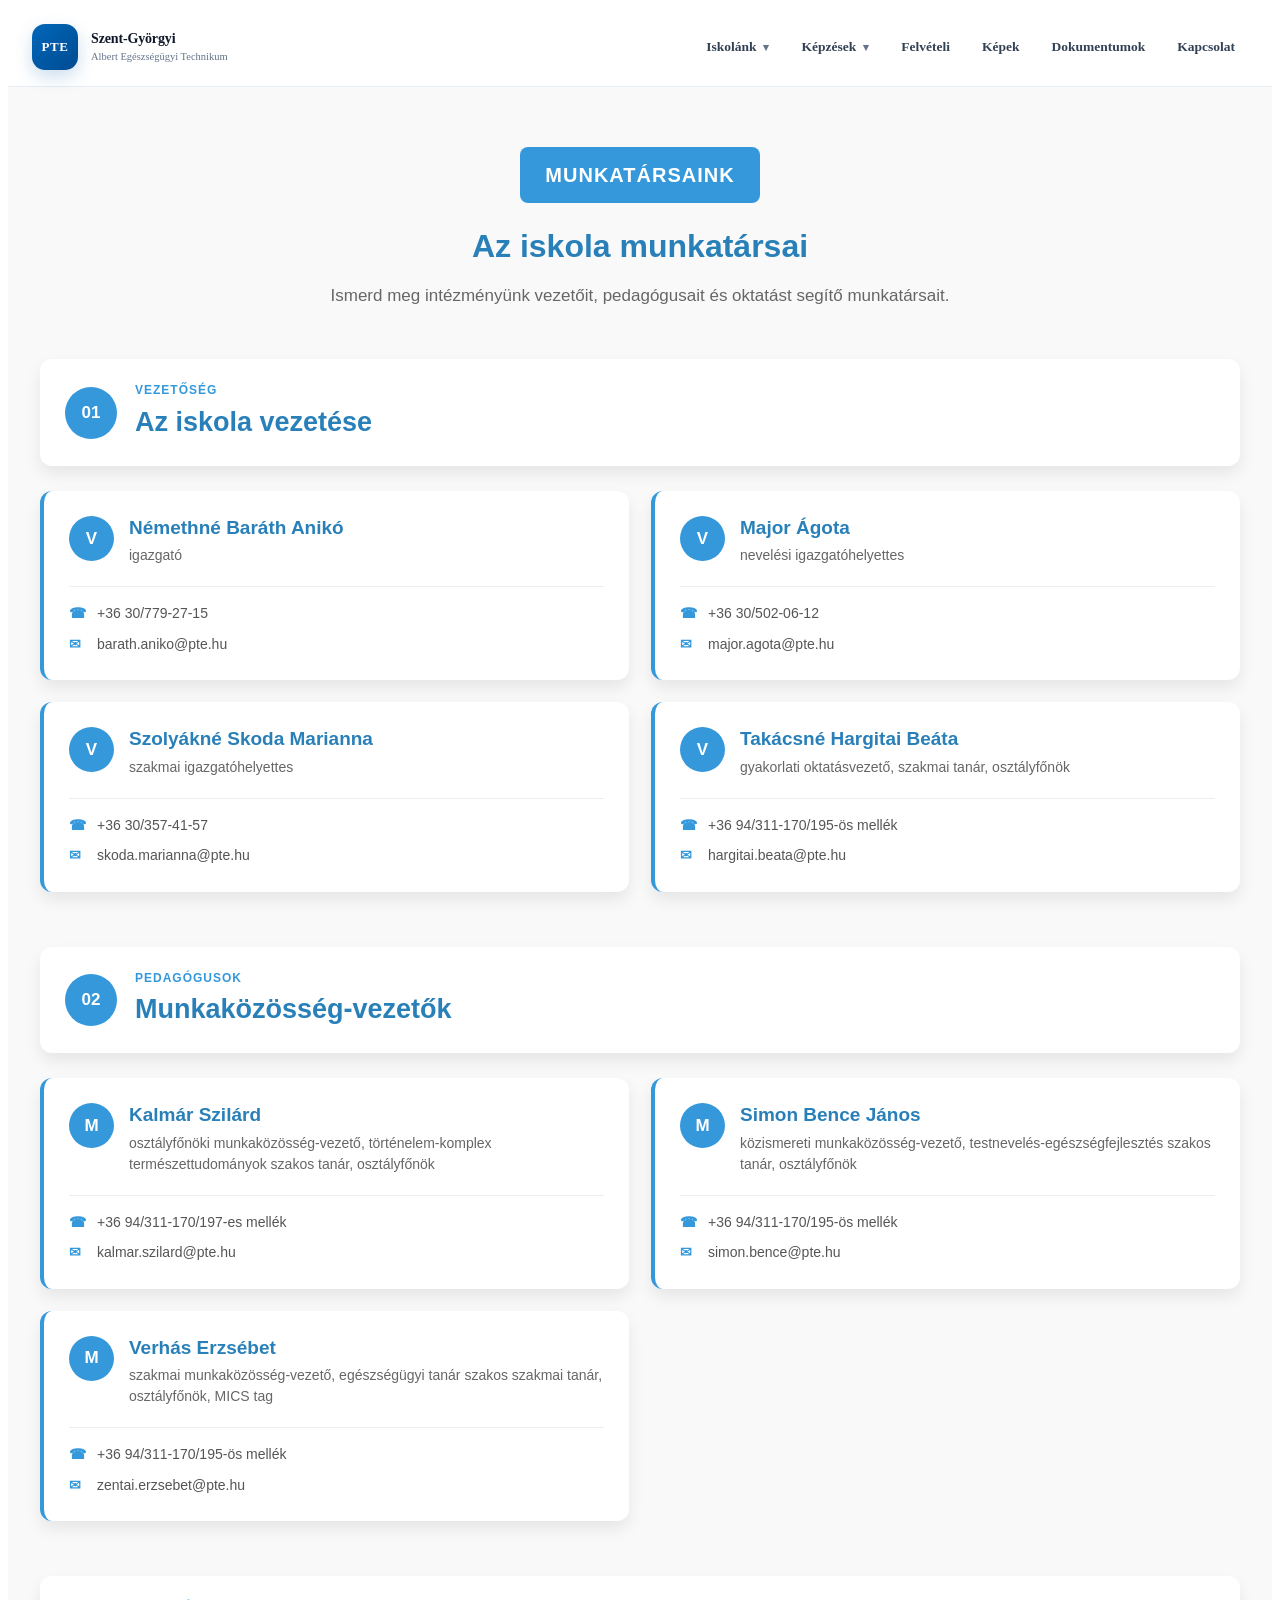
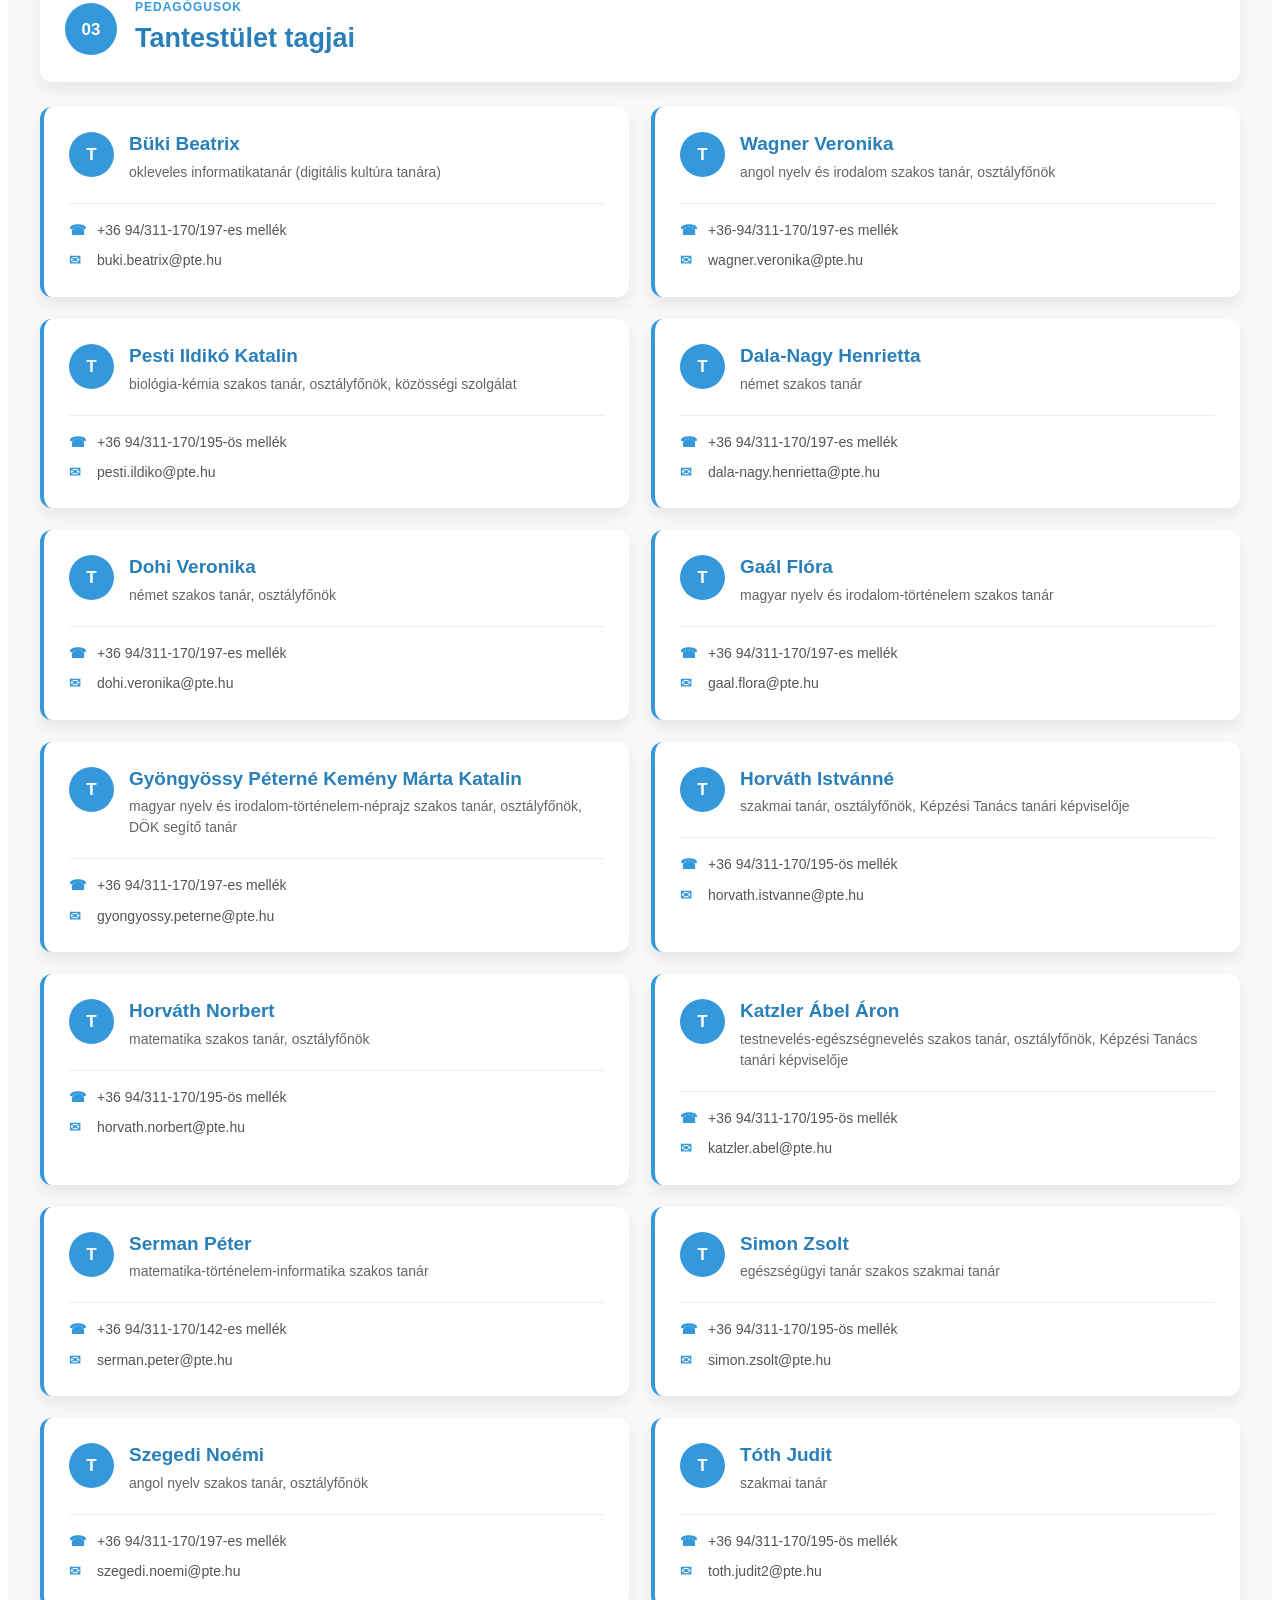
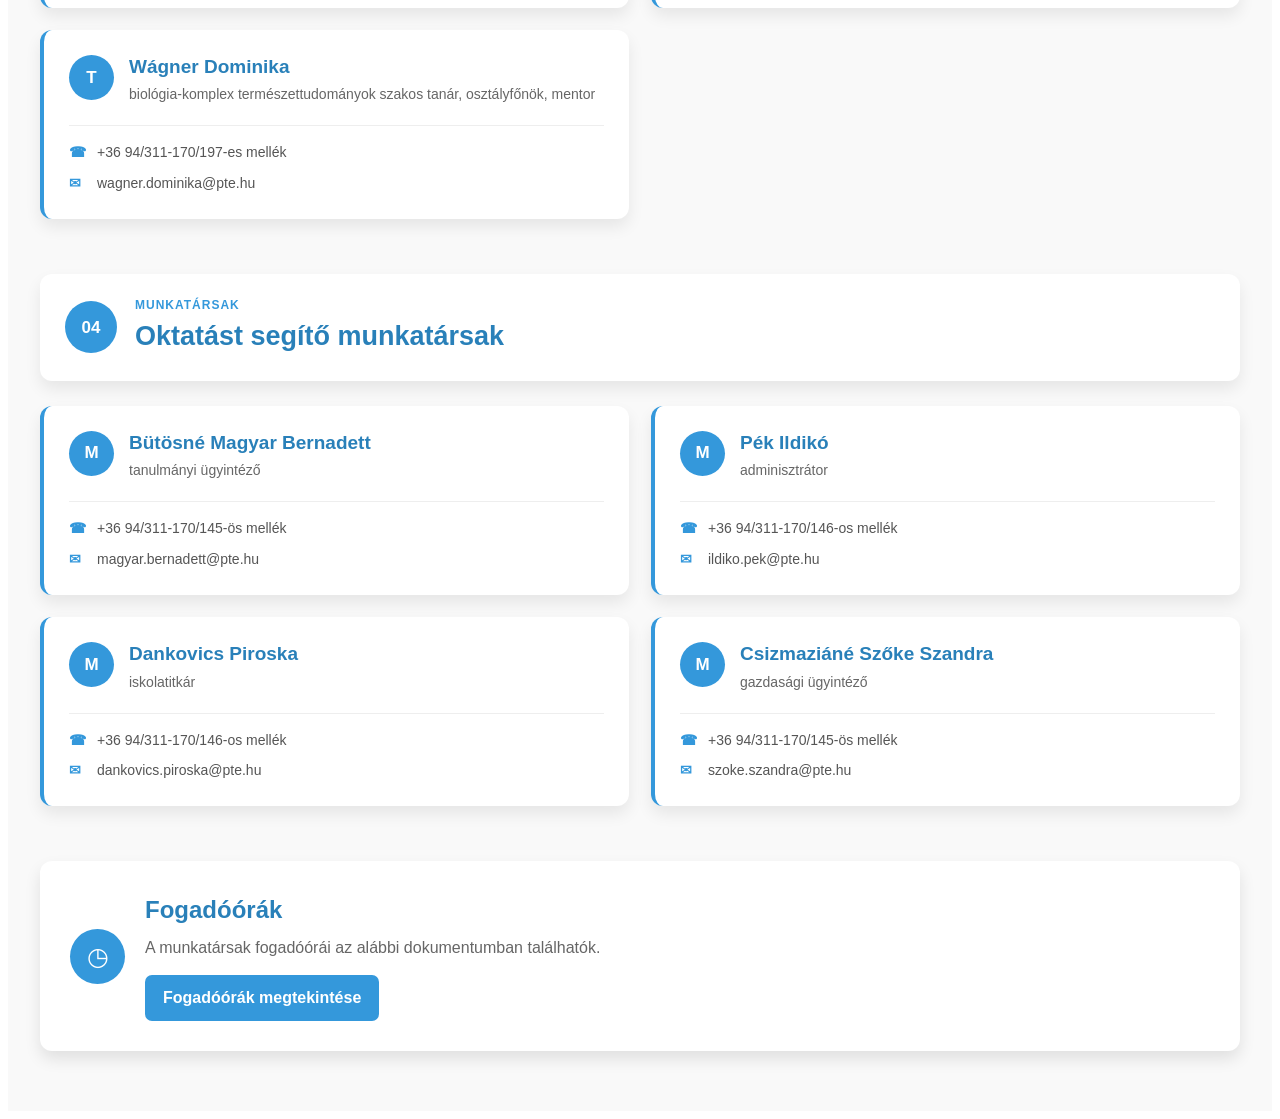
<file: iskolank/munkatarsaink.html>
<!DOCTYPE html>
<html lang="hu">
<head>
    <meta charset="UTF-8">
    <meta name="viewport" content="width=device-width, initial-scale=1.0">
    <title>PTE Szent-Györgyi Albert Egészségügyi Technikum</title>
    <link rel="stylesheet" href="iskolank.css">
</head>
<body>


<header class="site-header">
    <div class="site-header-inner">

        <a href="../index.html" class="site-logo">
            <span class="site-logo-mark">PTE</span>
            <span class="site-logo-text">
                <strong>Szent-Györgyi</strong>
                <small>Albert Egészségügyi Technikum</small>
            </span>
        </a>

        <button class="site-menu-button" id="siteMenuButton" type="button" aria-label="Menü megnyitása">
            ☰
        </button>

        <nav class="site-navigation" id="siteNavigation">

            <div class="site-nav-dropdown">

                <button
                    class="site-nav-dropdown-button"
                    id="schoolMenuButton"
                    type="button"
                    aria-expanded="false"
                >
                    Iskolánk
                    <span class="site-dropdown-arrow">▾</span>
                </button>

                <div class="site-dropdown-menu" id="schoolDropdown">

                    <a href="intezmenyunk.html">
                        <span>01</span>
                        Az intézményről
                    </a>

                    <a href="kapcsolat-ugyfelfogadas.html">
                        <span>02</span>
                        Kapcsolat, ügyfélfogadás
                    </a>

                    <a href="munkatarsaink.html">
                        <span>03</span>
                        Munkatársaink
                    </a>

                    <a href="osztalyaink.html">
                        <span>04</span>
                        Osztályaink
                    </a>


                    <a href="buszkesegeink.html">
                        <span>05</span>
                        Büszkeségeink
                    </a>

                    <a href="partnereink.html">
                        <span>06</span>
                        Partnereink
                    </a>

                    <a href="csengetesi-rend.html">
                        <span>07</span>
                        Csengetési rend
                    </a>


                </div>
            </div>

            <div class="site-nav-dropdown">
                <button class="site-nav-dropdown-button" id="coursesMenuButton" type="button" aria-expanded="false" aria-controls="coursesDropdown">Képzések <span class="site-dropdown-arrow">▾</span></button>
                <div class="site-dropdown-menu" id="coursesDropdown"><a href="../szakkepzes/szakmai_vizsga.html"><span>01</span>Szakmai vizsgák</a><a href="../szakkepzes/dokumentumok.html"><span>02</span>Képzési dokumentumok</a></div>
            </div>
            <a href="../felveteli.html">Felvételi</a>
            <a href="../media/media.html">Képek</a>
            <a href="../dokumentumok.html">Dokumentumok</a>
            <a href="../kapcsolat.html">Kapcsolat</a>

        </nav>
    </div>
</header>


<section class="munkatarsak">

    <div class="munkatarsak-container">

        <!-- FEJLÉC -->
        <div class="munkatarsak-header">
            <div class="munkatarsak-label">MUNKATÁRSAINK</div>
            <h1>Az iskola munkatársai</h1>
            <p>
                Ismerd meg intézményünk vezetőit, pedagógusait és oktatást segítő munkatársait.
            </p>
        </div>


        <!-- =====================================
             1. AZ ISKOLA VEZETÉSE
        ====================================== -->

        <section class="munkatars-section">

            <div class="section-title">
                <span class="section-number">01</span>

                <div>
                    <span class="section-small">VEZETŐSÉG</span>
                    <h2>Az iskola vezetése</h2>
                </div>
            </div>


            <div class="people-grid">

                <!-- Némethné Baráth Anikó -->
                <div class="person-card">

                    <div class="person-top">
                        <div class="person-icon">V</div>

                        <div>
                            <h3>Némethné Baráth Anikó</h3>
                            <span class="person-position">igazgató</span>
                        </div>
                    </div>

                    <div class="person-info">
                        <div class="contact-item">
                            <span>☎</span>
                            <a href="tel:+36307792715">
                                +36 30/779-27-15
                            </a>
                        </div>

                        <div class="contact-item">
                            <span>✉</span>
                            <a href="mailto:barath.aniko@pte.hu">
                                barath.aniko@pte.hu
                            </a>
                        </div>
                    </div>

                </div>


                <!-- Major Ágota -->
                <div class="person-card">

                    <div class="person-top">
                        <div class="person-icon">V</div>

                        <div>
                            <h3>Major Ágota</h3>
                            <span class="person-position">
                                nevelési igazgatóhelyettes
                            </span>
                        </div>
                    </div>

                    <div class="person-info">
                        <div class="contact-item">
                            <span>☎</span>
                            <a href="tel:+36305020612">
                                +36 30/502-06-12
                            </a>
                        </div>

                        <div class="contact-item">
                            <span>✉</span>
                            <a href="mailto:major.agota@pte.hu">
                                major.agota@pte.hu
                            </a>
                        </div>
                    </div>

                </div>


                <!-- Szolyákné Skoda Marianna -->
                <div class="person-card">

                    <div class="person-top">
                        <div class="person-icon">V</div>

                        <div>
                            <h3>Szolyákné Skoda Marianna</h3>
                            <span class="person-position">
                                szakmai igazgatóhelyettes
                            </span>
                        </div>
                    </div>

                    <div class="person-info">
                        <div class="contact-item">
                            <span>☎</span>
                            <a href="tel:+36303574157">
                                +36 30/357-41-57
                            </a>
                        </div>

                        <div class="contact-item">
                            <span>✉</span>
                            <a href="mailto:skoda.marianna@pte.hu">
                                skoda.marianna@pte.hu
                            </a>
                        </div>
                    </div>

                </div>


                


                <!-- Takácsné Hargitai Beáta -->
                <div class="person-card">

                    <div class="person-top">
                        <div class="person-icon">V</div>

                        <div>
                            <h3>Takácsné Hargitai Beáta</h3>
                            <span class="person-position">
                                gyakorlati oktatásvezető,
                                szakmai tanár, osztályfőnök
                            </span>
                        </div>
                    </div>

                    <div class="person-info">
                        <div class="contact-item">
                            <span>☎</span>
                            <a href="tel:+3694311170">
                                +36 94/311-170/195-ös mellék
                            </a>
                        </div>

                        <div class="contact-item">
                            <span>✉</span>
                            <a href="mailto:hargitai.beata@pte.hu">
                                hargitai.beata@pte.hu
                            </a>
                        </div>
                    </div>

                </div>

            </div>
        </section>

        <!-- =====================================
             2. Munkaközösség
        ====================================== -->

        <section class="munkatars-section">

            <div class="section-title">
                <span class="section-number">02</span>

                <div>
                    <span class="section-small">PEDAGÓGUSOK</span>
                    <h2>Munkaközösség-vezetők</h2>
                </div>
            </div>

            <div class="people-grid">

                <!-- Kalmár Szilárd -->
                <div class="person-card">

                    <div class="person-top">
                        <div class="person-icon">M</div>

                        <div>
                            <h3>Kalmár Szilárd</h3>
                            <span class="person-position">
                                osztályfőnöki munkaközösség-vezető,
                                történelem-komplex természettudományok szakos tanár,
                                osztályfőnök
                            </span>
                        </div>
                    </div>

                    <div class="person-info">
                        <div class="contact-item">
                            <span>☎</span>
                            <a href="tel:+3694311170">
                                +36 94/311-170/197-es mellék
                            </a>
                        </div>

                        <div class="contact-item">
                            <span>✉</span>
                            <a href="mailto:kalmar.szilard@pte.hu">
                                kalmar.szilard@pte.hu
                            </a>
                        </div>
                    </div>

                </div>


                <!-- Simon Bence János -->
                <div class="person-card">

                    <div class="person-top">
                        <div class="person-icon">M</div>

                        <div>
                            <h3>Simon Bence János</h3>
                            <span class="person-position">
                                közismereti munkaközösség-vezető,
                                testnevelés-egészségfejlesztés szakos tanár,
                                osztályfőnök
                            </span>
                        </div>
                    </div>

                    <div class="person-info">
                        <div class="contact-item">
                            <span>☎</span>
                            <a href="tel:+3694311170">
                                +36 94/311-170/195-ös mellék
                            </a>
                        </div>

                        <div class="contact-item">
                            <span>✉</span>
                            <a href="mailto:simon.bence@pte.hu">
                                simon.bence@pte.hu
                            </a>
                        </div>
                    </div>

                </div><!-- Verhás Erzsébet -->
                <div class="person-card">

                    <div class="person-top">
                        <div class="person-icon">M</div>

                        <div>
                            <h3>Verhás Erzsébet</h3>
                            <span class="person-position">
                                szakmai munkaközösség-vezető,
                                egészségügyi tanár szakos szakmai tanár,
                                osztályfőnök, MICS tag
                            </span>
                        </div>
                    </div>

                    <div class="person-info">
                        <div class="contact-item">
                            <span>☎</span>
                            <a href="tel:+3694311170">
                                +36 94/311-170/195-ös mellék
                            </a>
                        </div>

                        <div class="contact-item">
                            <span>✉</span>
                            <a href="mailto:zentai.erzsebet@pte.hu">
                                zentai.erzsebet@pte.hu
                            </a>
                        </div>
                    </div>
                </div>
            </div>
        </section>  



        <!-- =====================================
             3. TANTESTÜLET
        ====================================== -->

        <section class="munkatars-section">

            <div class="section-title">
                <span class="section-number">03</span>

                <div>
                    <span class="section-small">PEDAGÓGUSOK</span>
                    <h2>Tantestület tagjai</h2>
                </div>
            </div>


            <div class="people-grid">

                <!-- BÜKI -->
                <div class="person-card">
                    <div class="person-top">
                        <div class="person-icon">T</div>
                        <div>
                            <h3>Büki Beatrix</h3>
                            <span class="person-position">
                                okleveles informatikatanár
                                (digitális kultúra tanára)
                            </span>
                        </div>
                    </div>

                    <div class="person-info">
                        <div class="contact-item">
                            <span>☎</span>
                            <a href="tel:+3694311170">
                                +36 94/311-170/197-es mellék
                            </a>
                        </div>
                        <div class="contact-item">
                            <span>✉</span>
                            <a href="mailto:buki.beatrix@pte.hu">
                                buki.beatrix@pte.hu
                            </a>
                        </div>
                    </div>
                </div>

                <!-- Wagner -->

                <div class="person-card">
                    <div class="person-top">
                        <div class="person-icon">T</div>
                        <div>
                            <h3>Wagner Veronika</h3>
                            <span class="person-position">
                                angol nyelv és irodalom szakos tanár, osztályfőnök
                            </span>
                        </div>
                    </div>

                    <div class="person-info">
                        <div class="contact-item">
                            <span>☎</span>
                            <a href="tel:+3694311170">
                                +36-94/311-170/197-es mellék
                            </a>
                        </div>
                        <div class="contact-item">
                            <span>✉</span>
                            <a href="mailto:wagner.veronika@pte.hu">
                                wagner.veronika@pte.hu
                            </a>
                        </div>
                    </div>
                </div>

                <!-- Pesti -->
                <div class="person-card">
                    <div class="person-top">
                        <div class="person-icon">T</div>
                        <div>
                            <h3>Pesti Ildikó Katalin</h3>
                            <span class="person-position">
                                biológia-kémia szakos tanár, 
                                osztályfőnök, közösségi szolgálat
                            </span>
                        </div>
                    </div>

                    <div class="person-info">
                        <div class="contact-item">
                            <span>☎</span>
                            <a href="tel:+3694311170">
                                +36 94/311-170/195-ös mellék
                            </a>
                        </div>
                        <div class="contact-item">
                            <span>✉</span>
                            <a href="mailto:pesti.ildiko@pte.hu">
                                pesti.ildiko@pte.hu
                            </a>
                        </div>
                    </div>
                </div>

                <!-- CSIKORTÁSNÉ 
                <div class="person-card">
                    <div class="person-top">
                        <div class="person-icon">T</div>
                        <div>
                            <h3>Csikortásné Rapos Vivien</h3>
                            <span class="person-position">
                                történelem-angol szakos tanár
                            </span>
                        </div>
                    </div>

                    <div class="person-info">
                        <div class="contact-item">
                            <span>☎</span>
                            <a href="tel:+3694311170">
                                +36 94/311-170/197-es mellék
                            </a>
                        </div>
                        <div class="contact-item">
                            <span>✉</span>
                            <a href="mailto:rapos.vivien@pte.hu">
                                rapos.vivien@pte.hu
                            </a>
                        </div>
                    </div>
                </div>
                -->

                <!-- DALA-NAGY -->
                <div class="person-card">
                    <div class="person-top">
                        <div class="person-icon">T</div>
                        <div>
                            <h3>Dala-Nagy Henrietta</h3>
                            <span class="person-position">
                                német szakos tanár
                            </span>
                        </div>
                    </div>

                    <div class="person-info">
                        <div class="contact-item">
                            <span>☎</span>
                            <a href="tel:+3694311170">
                                +36 94/311-170/197-es mellék
                            </a>
                        </div>
                        <div class="contact-item">
                            <span>✉</span>
                            <a href="mailto:dala-nagy.henrietta@pte.hu">
                                dala-nagy.henrietta@pte.hu
                            </a>
                        </div>
                    </div>
                </div>


                <!-- DOHI -->
                <div class="person-card">
                    <div class="person-top">
                        <div class="person-icon">T</div>
                        <div>
                            <h3>Dohi Veronika</h3>
                            <span class="person-position">
                                német szakos tanár, osztályfőnök
                            </span>
                        </div>
                    </div>

                    <div class="person-info">
                        <div class="contact-item">
                            <span>☎</span>
                            <a href="tel:+3694311170">
                                +36 94/311-170/197-es mellék
                            </a>
                        </div>
                        <div class="contact-item">
                            <span>✉</span>
                            <a href="mailto:dohi.veronika@pte.hu">
                                dohi.veronika@pte.hu
                            </a>
                        </div>
                    </div>
                </div>


                <!-- GAÁL -->
                <div class="person-card">
                    <div class="person-top">
                        <div class="person-icon">T</div>
                        <div>
                            <h3>Gaál Flóra</h3>
                            <span class="person-position">
                                magyar nyelv és irodalom-történelem szakos tanár
                            </span>
                        </div>
                    </div>

                    <div class="person-info">
                        <div class="contact-item">
                            <span>☎</span>
                            <a href="tel:+3694311170">
                                +36 94/311-170/197-es mellék
                            </a>
                        </div>
                        <div class="contact-item">
                            <span>✉</span>
                            <a href="mailto:gaal.flora@pte.hu">
                                gaal.flora@pte.hu
                            </a>
                        </div>
                    </div>
                </div>


                <!-- GYÖNGYÖSSY -->
                <div class="person-card">
                    <div class="person-top">
                        <div class="person-icon">T</div>
                        <div>
                            <h3>Gyöngyössy Péterné Kemény Márta Katalin</h3>
                            <span class="person-position">
                                magyar nyelv és irodalom-történelem-néprajz szakos tanár,
                                osztályfőnök, DÖK segítő tanár
                            </span>
                        </div>
                    </div>

                    <div class="person-info">
                        <div class="contact-item">
                            <span>☎</span>
                            <a href="tel:+3694311170">
                                +36 94/311-170/197-es mellék
                            </a>
                        </div>
                        <div class="contact-item">
                            <span>✉</span>
                            <a href="mailto:gyongyossy.peterne@pte.hu">
                                gyongyossy.peterne@pte.hu
                            </a>
                        </div>
                    </div>
                </div>


                <!-- HORVÁTH ISTVÁNNÉ -->
                <div class="person-card">
                    <div class="person-top">
                        <div class="person-icon">T</div>
                        <div>
                            <h3>Horváth Istvánné</h3>
                            <span class="person-position">
                                szakmai tanár, osztályfőnök,
                                Képzési Tanács tanári képviselője
                            </span>
                        </div>
                    </div>

                    <div class="person-info">
                        <div class="contact-item">
                            <span>☎</span>
                            <a href="tel:+3694311170">
                                +36 94/311-170/195-ös mellék
                            </a>
                        </div>
                        <div class="contact-item">
                            <span>✉</span>
                            <a href="mailto:horvath.istvanne@pte.hu">
                                horvath.istvanne@pte.hu
                            </a>
                        </div>
                    </div>
                </div>


                <!-- HORVÁTH NORBERT -->
                <div class="person-card">
                    <div class="person-top">
                        <div class="person-icon">T</div>
                        <div>
                            <h3>Horváth Norbert</h3>
                            <span class="person-position">
                                matematika szakos tanár, osztályfőnök
                            </span>
                        </div>
                    </div>

                    <div class="person-info">
                        <div class="contact-item">
                            <span>☎</span>
                            <a href="tel:+3694311170">
                                +36 94/311-170/195-ös mellék
                            </a>
                        </div>
                        <div class="contact-item">
                            <span>✉</span>
                            <a href="mailto:horvath.norbert@pte.hu">
                                horvath.norbert@pte.hu
                            </a>
                        </div>
                    </div>
                </div>


                <!-- KATZLER -->
                <div class="person-card">
                    <div class="person-top">
                        <div class="person-icon">T</div>
                        <div>
                            <h3>Katzler Ábel Áron</h3>
                            <span class="person-position">
                                testnevelés-egészségnevelés szakos tanár,
                                osztályfőnök, Képzési Tanács tanári képviselője
                            </span>
                        </div>
                    </div>

                    <div class="person-info">
                        <div class="contact-item">
                            <span>☎</span>
                            <a href="tel:+3694311170">
                                +36 94/311-170/195-ös mellék
                            </a>
                        </div>
                        <div class="contact-item">
                            <span>✉</span>
                            <a href="mailto:katzler.abel@pte.hu">
                                katzler.abel@pte.hu
                            </a>
                        </div>
                    </div>
                </div>


                <!-- RADÁCSI 
                <div class="person-card">
                    <div class="person-top">
                        <div class="person-icon">T</div>
                        <div>
                            <h3>Radácsi Zsuzsanna</h3>
                            <span class="person-position">
                                szakmai tanár, osztályfőnök
                            </span>
                        </div>
                    </div>

                    <div class="person-info">
                        <div class="contact-item">
                            <span>☎</span>
                            <a href="tel:+3694311170">
                                +36 94/311-170/195-ös mellék
                            </a>
                        </div>
                        <div class="contact-item">
                            <span>✉</span>
                            <a href="mailto:radacsi.zsuzsanna@pte.hu">
                                radacsi.zsuzsanna@pte.hu
                            </a>
                        </div>
                    </div>
                </div>
                -->


                <!-- SERMAN -->
                <div class="person-card">
                    <div class="person-top">
                        <div class="person-icon">T</div>
                        <div>
                            <h3>Serman Péter</h3>
                            <span class="person-position">
                                matematika-történelem-informatika szakos tanár
                            </span>
                        </div>
                    </div>

                    <div class="person-info">
                        <div class="contact-item">
                            <span>☎</span>
                            <a href="tel:+3694311170">
                                +36 94/311-170/142-es mellék
                            </a>
                        </div>
                        <div class="contact-item">
                            <span>✉</span>
                            <a href="mailto:serman.peter@pte.hu">
                                serman.peter@pte.hu
                            </a>
                        </div>
                    </div>
                </div>


                <!-- SIMON ZSOLT -->
                <div class="person-card">
                    <div class="person-top">
                        <div class="person-icon">T</div>
                        <div>
                            <h3>Simon Zsolt</h3>
                            <span class="person-position">
                                egészségügyi tanár szakos szakmai tanár
                            </span>
                        </div>
                    </div>

                    <div class="person-info">
                        <div class="contact-item">
                            <span>☎</span>
                            <a href="tel:+3694311170">
                                +36 94/311-170/195-ös mellék
                            </a>
                        </div>
                        <div class="contact-item">
                            <span>✉</span>
                            <a href="mailto:simon.zsolt@pte.hu">
                                simon.zsolt@pte.hu
                            </a>
                        </div>
                    </div>
                </div>


                <!-- SZEGEDI -->
                <div class="person-card">
                    <div class="person-top">
                        <div class="person-icon">T</div>
                        <div>
                            <h3>Szegedi Noémi</h3>
                            <span class="person-position">
                                angol nyelv szakos tanár, osztályfőnök
                            </span>
                        </div>
                    </div>

                    <div class="person-info">
                        <div class="contact-item">
                            <span>☎</span>
                            <a href="tel:+3694311170">
                                +36 94/311-170/197-es mellék
                            </a>
                        </div>
                        <div class="contact-item">
                            <span>✉</span>
                            <a href="mailto:szegedi.noemi@pte.hu">
                                szegedi.noemi@pte.hu
                            </a>
                        </div>
                    </div>
                </div>


                <!-- TÓTH -->
                <div class="person-card">
                    <div class="person-top">
                        <div class="person-icon">T</div>
                        <div>
                            <h3>Tóth Judit</h3>
                            <span class="person-position">
                                szakmai tanár
                            </span>
                        </div>
                    </div>

                    <div class="person-info">
                        <div class="contact-item">
                            <span>☎</span>
                            <a href="tel:+3694311170">
                                +36 94/311-170/195-ös mellék
                            </a>
                        </div>
                        <div class="contact-item">
                            <span>✉</span>
                            <a href="mailto:toth.judit2@pte.hu">
                                toth.judit2@pte.hu
                            </a>
                        </div>
                    </div>
                </div>


                <!-- WÁGNER -->
                <div class="person-card">
                    <div class="person-top">
                        <div class="person-icon">T</div>
                        <div>
                            <h3>Wágner Dominika</h3>
                            <span class="person-position">
                                biológia-komplex természettudományok szakos tanár,
                                osztályfőnök, mentor
                            </span>
                        </div>
                    </div>

                    <div class="person-info">
                        <div class="contact-item">
                            <span>☎</span>
                            <a href="tel:+3694311170">
                                +36 94/311-170/197-es mellék
                            </a>
                        </div>
                        <div class="contact-item">
                            <span>✉</span>
                            <a href="mailto:wagner.dominika@pte.hu">
                                wagner.dominika@pte.hu
                            </a>
                        </div>
                    </div>
                </div>

            </div>
        </section>


        <!-- =====================================
             4. OKTATÁST SEGÍTŐ MUNKATÁRSAK
        ====================================== -->

        <section class="munkatars-section">

            <div class="section-title">
                <span class="section-number">04</span>

                <div>
                    <span class="section-small">MUNKATÁRSAK</span>
                    <h2>Oktatást segítő munkatársak</h2>
                </div>
            </div>


            <div class="people-grid">

                <!-- BÜTÖSNÉ -->
                <div class="person-card">

                    <div class="person-top">
                        <div class="person-icon">M</div>

                        <div>
                            <h3>Bütösné Magyar Bernadett</h3>
                            <span class="person-position">
                                tanulmányi ügyintéző
                            </span>
                        </div>
                    </div>

                    <div class="person-info">

                        <div class="contact-item">
                            <span>☎</span>
                            <a href="tel:+3694311170">
                                +36 94/311-170/145-ös mellék
                            </a>
                        </div>

                        <div class="contact-item">
                            <span>✉</span>
                            <a href="mailto:magyar.bernadett@pte.hu">
                                magyar.bernadett@pte.hu
                            </a>
                        </div>

                    </div>

                </div>


                <!-- PÉK -->
                <div class="person-card">

                    <div class="person-top">
                        <div class="person-icon">M</div>

                        <div>
                            <h3>Pék Ildikó</h3>
                            <span class="person-position">
                                adminisztrátor
                            </span>
                        </div>
                    </div>

                    <div class="person-info">

                        <div class="contact-item">
                            <span>☎</span>
                            <a href="tel:+3694311170">
                                +36 94/311-170/146-os mellék
                            </a>
                        </div>

                        <div class="contact-item">
                            <span>✉</span>
                            <a href="mailto:ildiko.pek@pte.hu">
                                ildiko.pek@pte.hu
                            </a>
                        </div>

                    </div>

                </div>


                <!-- DANKOVICS -->
                <div class="person-card">

                    <div class="person-top">
                        <div class="person-icon">M</div>

                        <div>
                            <h3>Dankovics Piroska</h3>
                            <span class="person-position">
                                iskolatitkár
                            </span>
                        </div>
                    </div>

                    <div class="person-info">

                        <div class="contact-item">
                            <span>☎</span>
                            <a href="tel:+3694311170">
                                +36 94/311-170/146-os mellék
                            </a>
                        </div>

                        <div class="contact-item">
                            <span>✉</span>
                            <a href="mailto:dankovics.piroska@pte.hu">
                                dankovics.piroska@pte.hu
                            </a>
                        </div>

                    </div>

                </div>


                <!-- CSIZMAZIÁNÉ -->
                <div class="person-card">

                    <div class="person-top">
                        <div class="person-icon">M</div>

                        <div>
                            <h3>Csizmaziáné Szőke Szandra</h3>
                            <span class="person-position">
                                gazdasági ügyintéző
                            </span>
                        </div>
                    </div>

                    <div class="person-info">

                        <div class="contact-item">
                            <span>☎</span>
                            <a href="tel:+3694311170">
                                +36 94/311-170/145-ös mellék
                            </a>
                        </div>

                        <div class="contact-item">
                            <span>✉</span>
                            <a href="mailto:szoke.szandra@pte.hu">
                                szoke.szandra@pte.hu
                            </a>
                        </div>

                    </div>

                </div>

            </div>
        </section>


        <!-- FOGADÓÓRÁK -->

        <div class="office-hours">

            <div class="office-icon">◷</div>

            <div>
                <h2>Fogadóórák</h2>
                <p>
                    A munkatársak fogadóórái az alábbi dokumentumban találhatók.
                </p>

                <a
                    href="/public/upload/files/Egye%CC%81ni%20fogado%CC%81o%CC%81ra%CC%81k_u%CC%81j.docx"
                    class="office-button"
                >
                    Fogadóórák megtekintése
                </a>
            </div>

        </div>

    </div>

</section>


<style>

/* =========================================
   ALAP
========================================= */

.munkatarsak {
    font-family: 'Segoe UI', Tahoma, Geneva, Verdana, sans-serif;
    line-height: 1.6;
    color: #333;
    padding: 60px 20px;
    background-color: #f9f9f9;
}

.munkatarsak-container {
    max-width: 1200px;
    margin: 0 auto;
}


/* =========================================
   FEJLÉC
========================================= */

.munkatarsak-header {
    text-align: center;
    margin-bottom: 50px;
}

.munkatarsak-label {
    display: inline-block;
    background-color: #3498db;
    color: white;
    font-weight: bold;
    padding: 12px 25px;
    font-size: 20px;
    letter-spacing: 1px;
    text-transform: uppercase;
    border-radius: 8px;
    margin-bottom: 18px;
}

.munkatarsak-header h1 {
    color: #2980b9;
    font-size: 32px;
    margin: 0 0 10px;
}

.munkatarsak-header p {
    color: #666;
    font-size: 17px;
    margin: 0;
}


/* =========================================
   SZEKCIÓ
========================================= */

.munkatars-section {
    margin-bottom: 55px;
}

.section-title {
    display: flex;
    align-items: center;
    gap: 18px;
    background-color: white;
    padding: 22px 25px;
    border-radius: 12px;
    box-shadow: 0 8px 16px rgba(0, 0, 0, 0.08);
    margin-bottom: 25px;
}

.section-number {
    width: 52px;
    height: 52px;
    min-width: 52px;
    border-radius: 50%;
    background-color: #3498db;
    color: white;
    display: flex;
    align-items: center;
    justify-content: center;
    font-weight: bold;
    font-size: 17px;
}

.section-small {
    display: block;
    color: #3498db;
    font-size: 12px;
    font-weight: bold;
    letter-spacing: 1px;
}

.section-title h2 {
    color: #2980b9;
    font-size: 27px;
    margin: 0;
}


/* =========================================
   EMBER KÁRTYÁK
========================================= */

.people-grid {
    display: grid;
    grid-template-columns: repeat(2, 1fr);
    gap: 22px;
}

.person-card {
    background-color: white;
    border-radius: 12px;
    padding: 25px;
    box-shadow: 0 8px 16px rgba(0, 0, 0, 0.08);
    transition: transform 0.25s ease, box-shadow 0.25s ease;
    border-left: 4px solid #3498db;
}

.person-card:hover {
    transform: translateY(-4px);
    box-shadow: 0 12px 24px rgba(0, 0, 0, 0.12);
}


/* =========================================
   SZEMÉLY FEJLÉC
========================================= */

.person-top {
    display: flex;
    align-items: flex-start;
    gap: 15px;
    margin-bottom: 20px;
}

.person-icon {
    width: 45px;
    height: 45px;
    min-width: 45px;
    border-radius: 50%;
    background-color: #3498db;
    color: white;
    display: flex;
    align-items: center;
    justify-content: center;
    font-size: 17px;
    font-weight: bold;
}

.person-top h3 {
    color: #2980b9;
    font-size: 19px;
    line-height: 1.3;
    margin: 0 0 5px;
}

.person-position {
    display: block;
    color: #666;
    font-size: 14px;
    line-height: 1.5;
}


/* =========================================
   ELÉRHETŐSÉGEK
========================================= */

.person-info {
    border-top: 1px solid #eee;
    padding-top: 15px;
}

.contact-item {
    display: flex;
    align-items: flex-start;
    gap: 10px;
    margin-bottom: 8px;
    font-size: 14px;
}

.contact-item:last-child {
    margin-bottom: 0;
}

.contact-item span {
    color: #3498db;
    font-weight: bold;
    min-width: 18px;
}

.contact-item a {
    color: #555;
    text-decoration: none;
    word-break: break-word;
}

.contact-item a:hover {
    color: #2980b9;
    text-decoration: underline;
}


/* =========================================
   FOGADÓÓRÁK
========================================= */

.office-hours {
    display: flex;
    align-items: center;
    gap: 20px;
    background-color: white;
    border-radius: 12px;
    padding: 30px;
    box-shadow: 0 8px 16px rgba(0, 0, 0, 0.1);
    margin-top: 10px;
}

.office-icon {
    width: 55px;
    height: 55px;
    min-width: 55px;
    border-radius: 50%;
    background-color: #3498db;
    color: white;
    display: flex;
    align-items: center;
    justify-content: center;
    font-size: 25px;
}

.office-hours h2 {
    color: #2980b9;
    margin: 0 0 5px;
    font-size: 24px;
}

.office-hours p {
    color: #666;
    margin: 0 0 15px;
}

.office-button {
    display: inline-block;
    background-color: #3498db;
    color: white;
    text-decoration: none;
    padding: 10px 18px;
    border-radius: 7px;
    font-weight: 600;
    transition: background-color 0.2s ease;
}

.office-button:hover {
    background-color: #2980b9;
}


/* =========================================
   MOBIL
========================================= */

@media (max-width: 750px) {

    .munkatarsak {
        padding: 40px 12px;
    }

    .munkatarsak-header h1 {
        font-size: 26px;
    }

    .munkatarsak-header p {
        font-size: 15px;
    }

    .people-grid {
        grid-template-columns: 1fr;
    }

    .section-title {
        padding: 18px;
    }

    .section-title h2 {
        font-size: 22px;
    }

    .section-number {
        width: 45px;
        height: 45px;
        min-width: 45px;
    }

    .person-card {
        padding: 22px;
    }

    .person-top h3 {
        font-size: 18px;
    }

    .office-hours {
        align-items: flex-start;
        padding: 22px;
    }

}

@media (max-width: 450px) {

    .person-top {
        gap: 10px;
    }

    .person-icon {
        width: 40px;
        height: 40px;
        min-width: 40px;
    }

    .person-top h3 {
        font-size: 17px;
    }

    .person-position {
        font-size: 13px;
    }

    .office-hours {
        flex-direction: column;
    }

}

</style>

<script src="iskolank.js"></script>
</body>
</html>
</file>
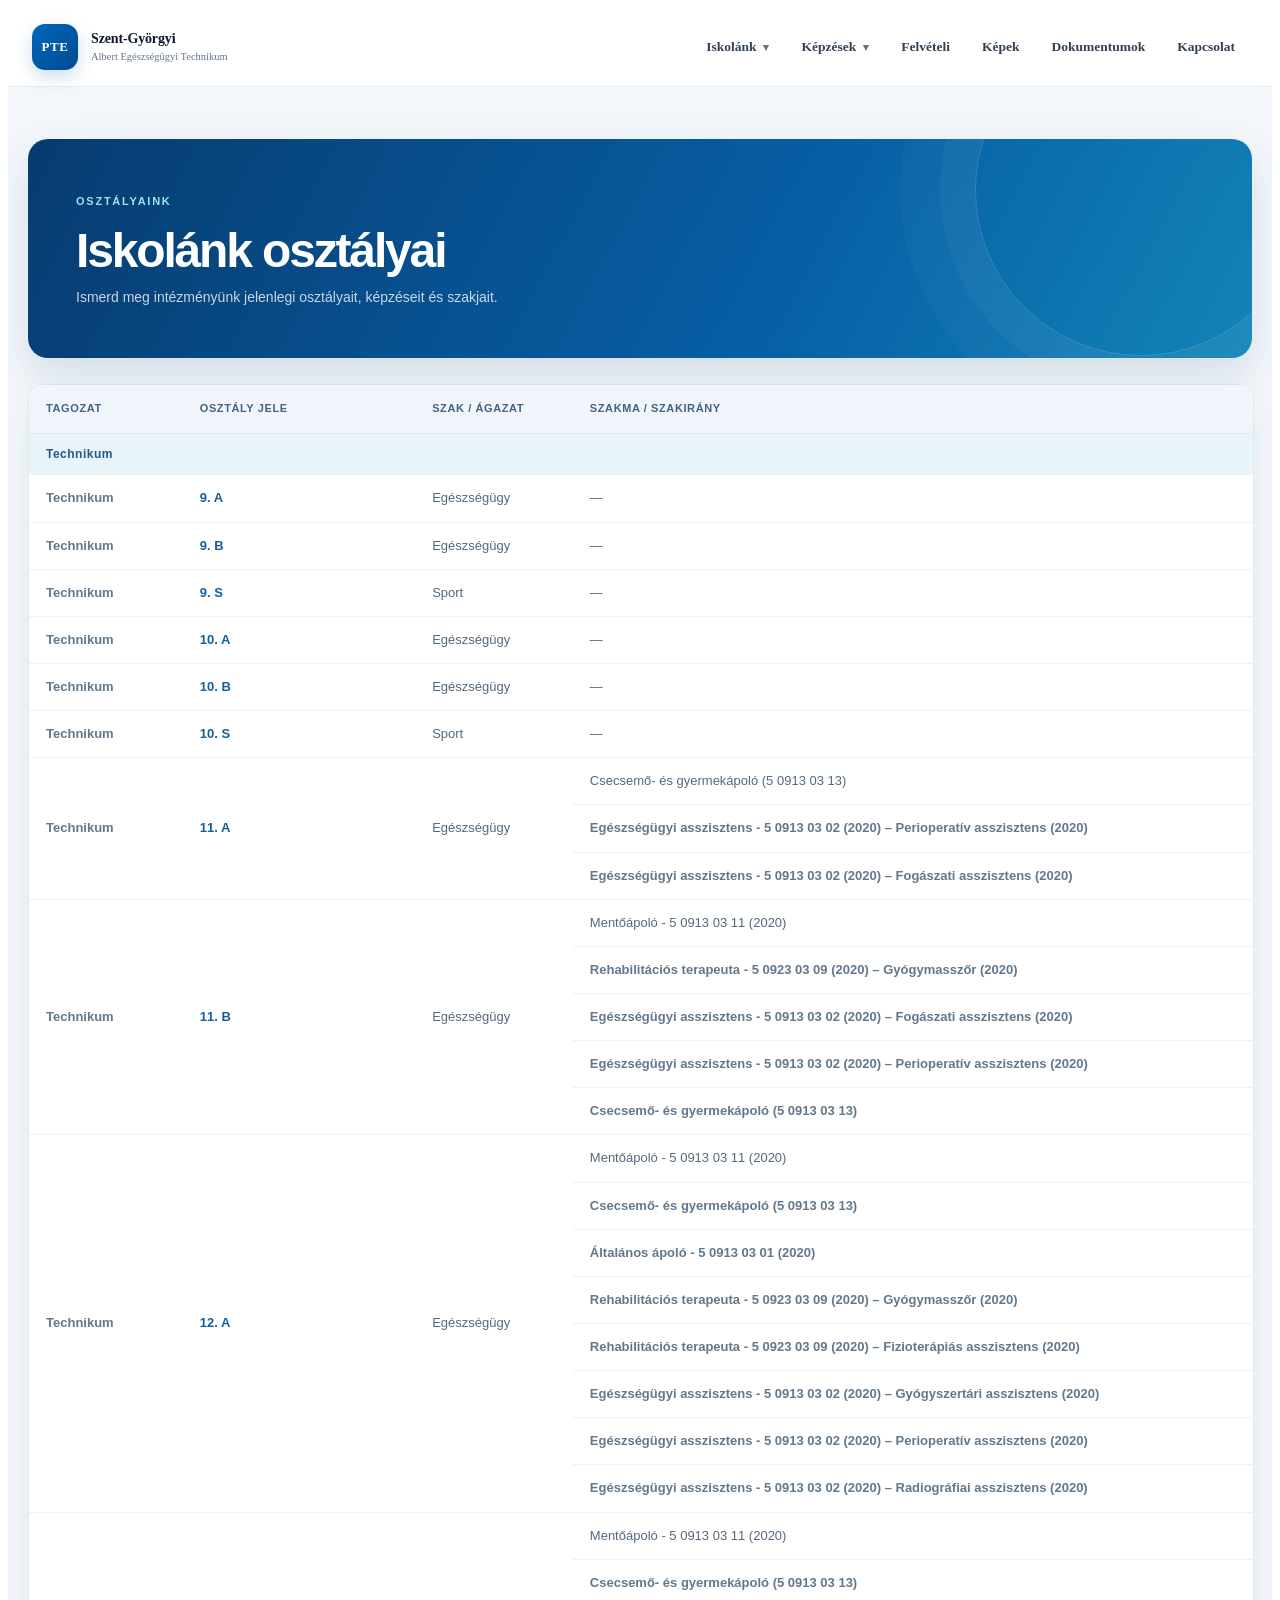
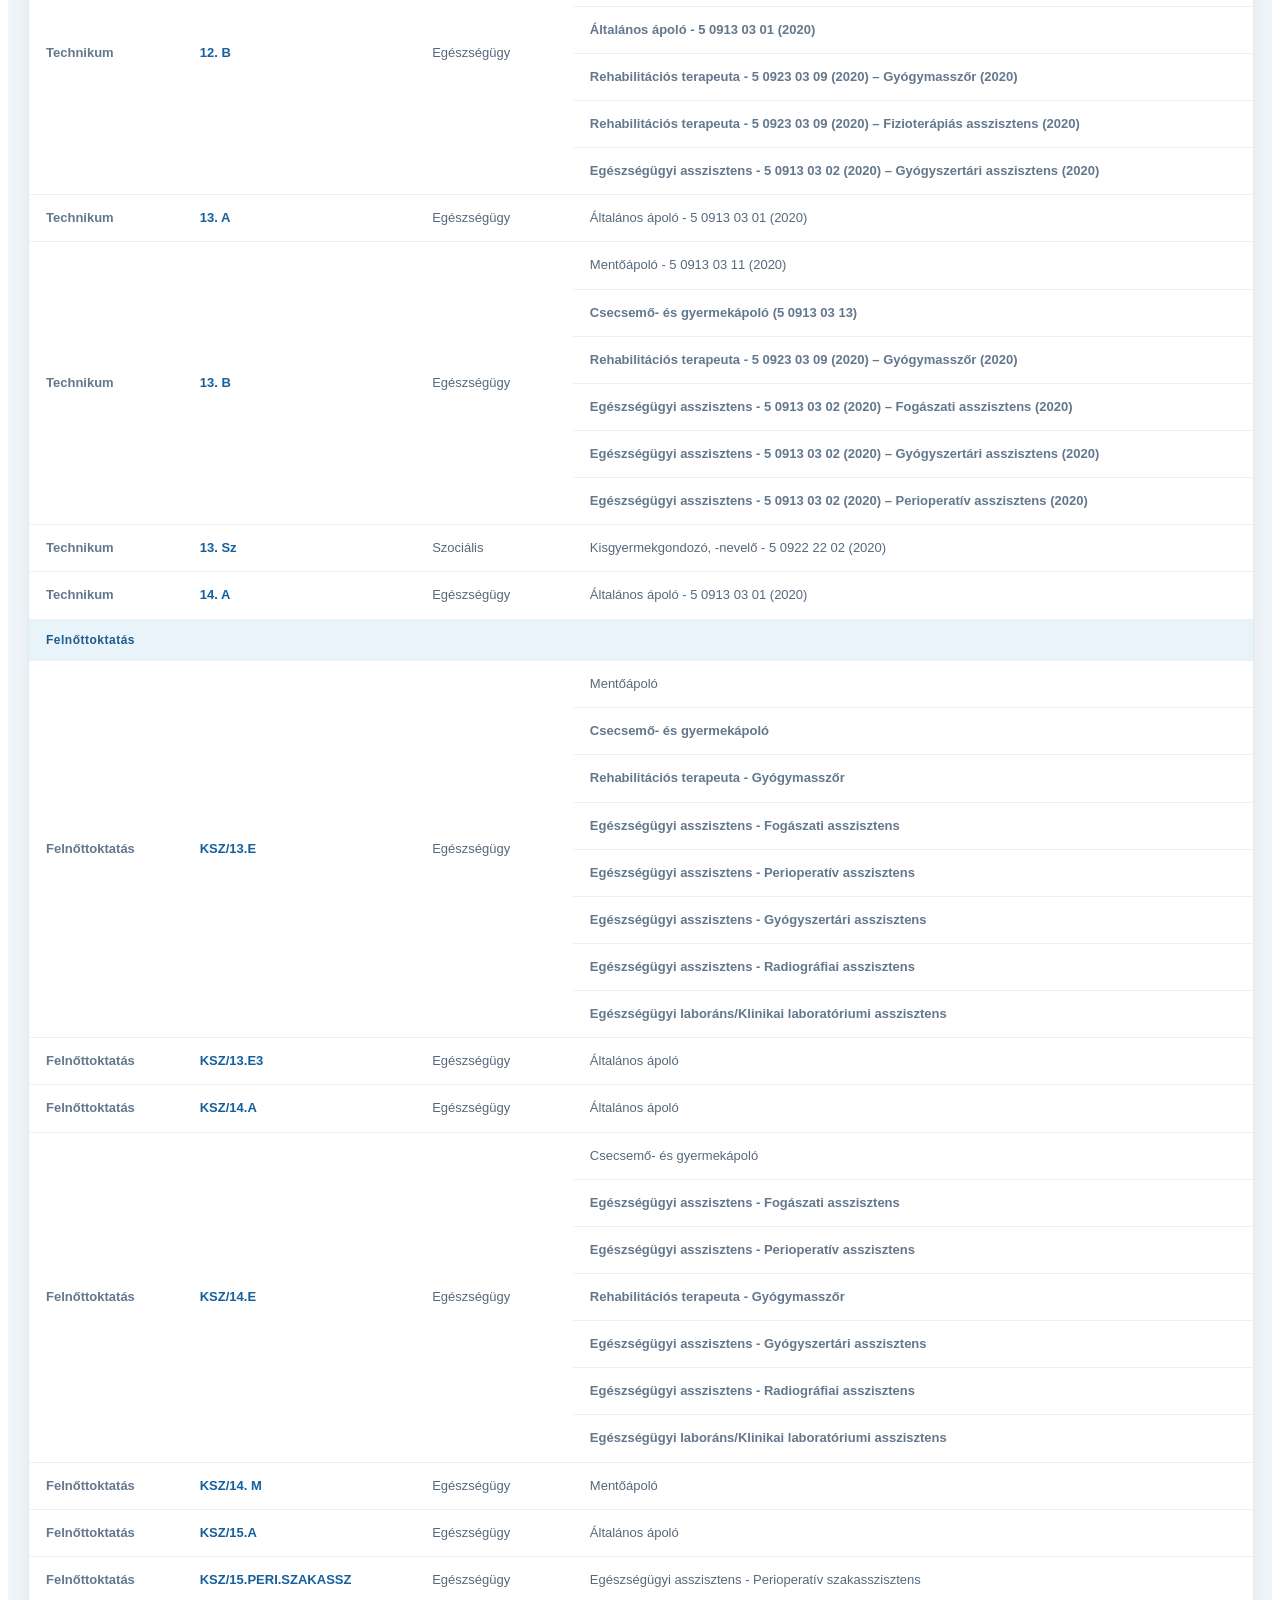
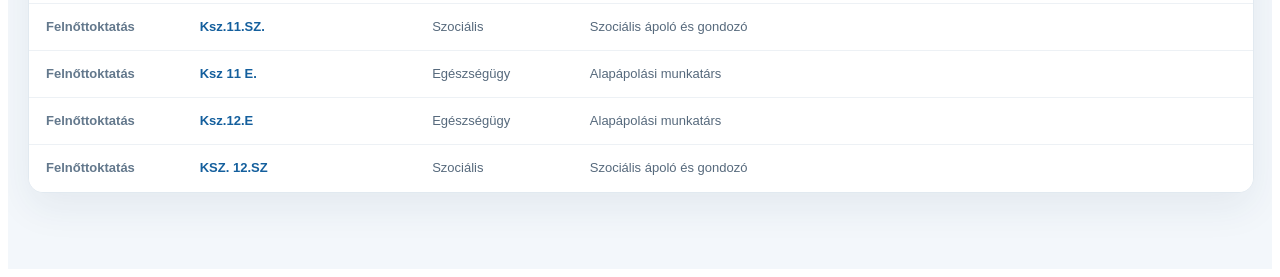
<file: iskolank/osztalyaink.html>
<!DOCTYPE html>
<html lang="hu">
<head>
    <meta charset="UTF-8">
    <meta name="viewport" content="width=device-width, initial-scale=1.0">
    <title>PTE Szent-Györgyi Albert Egészségügyi Technikum</title>
    <link rel="stylesheet" href="iskolank.css">
    <link rel="stylesheet" href="osztalyaink.css">
</head>
<body>


<header class="site-header">
    <div class="site-header-inner">

        <a href="../index.html" class="site-logo">
            <span class="site-logo-mark">PTE</span>
            <span class="site-logo-text">
                <strong>Szent-Györgyi</strong>
                <small>Albert Egészségügyi Technikum</small>
            </span>
        </a>

        <button class="site-menu-button" id="siteMenuButton" type="button" aria-label="Menü megnyitása">
            ☰
        </button>

        <nav class="site-navigation" id="siteNavigation">

            <div class="site-nav-dropdown">

                <button
                    class="site-nav-dropdown-button"
                    id="schoolMenuButton"
                    type="button"
                    aria-expanded="false"
                >
                    Iskolánk
                    <span class="site-dropdown-arrow">▾</span>
                </button>

                <div class="site-dropdown-menu" id="schoolDropdown">

                    <a href="intezmenyunk.html">
                        <span>01</span>
                        Az intézményről
                    </a>

                    <a href="kapcsolat-ugyfelfogadas.html">
                        <span>02</span>
                        Kapcsolat, ügyfélfogadás
                    </a>

                    <a href="munkatarsaink.html">
                        <span>03</span>
                        Munkatársaink
                    </a>

                    <a href="osztalyaink.html">
                        <span>04</span>
                        Osztályaink
                    </a>


                    <a href="buszkesegeink.html">
                        <span>05</span>
                        Büszkeségeink
                    </a>

                    <a href="partnereink.html">
                        <span>06</span>
                        Partnereink
                    </a>

                    <a href="csengetesi-rend.html">
                        <span>07</span>
                        Csengetési rend
                    </a>


                </div>
            </div>

            <div class="site-nav-dropdown">
                <button class="site-nav-dropdown-button" id="coursesMenuButton" type="button" aria-expanded="false" aria-controls="coursesDropdown">Képzések <span class="site-dropdown-arrow">▾</span></button>
                <div class="site-dropdown-menu" id="coursesDropdown"><a href="../szakkepzes/szakmai_vizsga.html"><span>01</span>Szakmai vizsgák</a><a href="../szakkepzes/dokumentumok.html"><span>02</span>Képzési dokumentumok</a></div>
            </div>
            <a href="../felveteli.html">Felvételi</a>
            <a href="../media/media.html">Képek</a>
            <a href="../dokumentumok.html">Dokumentumok</a>
            <a href="../kapcsolat.html">Kapcsolat</a>

        </nav>
    </div>
</header>


<section class="osztalyaink">
    <div class="osztaly-container">

        <!-- FEJLÉC -->
        <div class="osztaly-header">
            <div class="osztaly-label">OSZTÁLYAINK</div>
            <h1>Iskolánk osztályai</h1>
            <p>Ismerd meg intézményünk jelenlegi osztályait, képzéseit és szakjait.</p>
        </div>

        <div class="osztaly-mobile-view" id="classCards" aria-label="Osztályok mobilnézetben"></div>

        <!-- TÁBLÁZAT -->
        <div class="osztaly-table-wrapper">
            <table class="osztaly-table">
                <thead>
                    <tr>
                        <th>Tagozat</th>
                        <th>Osztály jele</th>
                        <th>Szak / ágazat</th>
                        <th>Szakma / szakirány</th>
                    </tr>
                </thead>

                <tbody>
                    <!-- TECHNIKUM -->
                    <tr class="category-row">
                        <td colspan="4">Technikum</td>
                    </tr>

                    <tr>
                        <td>Technikum</td>
                        <td>9. A</td>
                        <td>Egészségügy</td>
                        <td>—</td>
                    </tr>
                    <tr>
                        <td>Technikum</td>
                        <td>9. B</td>
                        <td>Egészségügy</td>
                        <td>—</td>
                    </tr>
                    <tr>
                        <td>Technikum</td>
                        <td>9. S</td>
                        <td>Sport</td>
                        <td>—</td>
                    </tr>
                    <tr>
                        <td>Technikum</td>
                        <td>10. A</td>
                        <td>Egészségügy</td>
                        <td>—</td>
                    </tr>
                    <tr>
                        <td>Technikum</td>
                        <td>10. B</td>
                        <td>Egészségügy</td>
                        <td>—</td>
                    </tr>
                    <tr>
                        <td>Technikum</td>
                        <td>10. S</td>
                        <td>Sport</td>
                        <td>—</td>
                    </tr>

                    <!-- 11.A -->
                    <tr>
                        <td rowspan="3">Technikum</td>
                        <td rowspan="3">11. A</td>
                        <td rowspan="3">Egészségügy</td>
                        <td>Csecsemő- és gyermekápoló (5 0913 03 13)</td>
                    </tr>
                    <tr>
                        <td>Egészségügyi asszisztens - 5 0913 03 02 (2020) – Perioperatív asszisztens (2020)</td>
                    </tr>
                    <tr>
                        <td>Egészségügyi asszisztens - 5 0913 03 02 (2020) – Fogászati asszisztens (2020)</td>
                    </tr>

                    <!-- 11.B -->
                    <tr>
                        <td rowspan="5">Technikum</td>
                        <td rowspan="5">11. B</td>
                        <td rowspan="5">Egészségügy</td>
                        <td>Mentőápoló - 5 0913 03 11 (2020)</td>
                    </tr>
                    <tr>
                        <td>Rehabilitációs terapeuta - 5 0923 03 09 (2020) – Gyógymasszőr (2020)</td>
                    </tr>
                    <tr>
                        <td>Egészségügyi asszisztens - 5 0913 03 02 (2020) – Fogászati asszisztens (2020)</td>
                    </tr>
                    <tr>
                        <td>Egészségügyi asszisztens - 5 0913 03 02 (2020) – Perioperatív asszisztens (2020)</td>
                    </tr>
                    <tr>
                        <td>Csecsemő- és gyermekápoló (5 0913 03 13)</td>
                    </tr>

                    <!-- 12.A -->
                    <tr>
                        <td rowspan="8">Technikum</td>
                        <td rowspan="8">12. A</td>
                        <td rowspan="8">Egészségügy</td>
                        <td>Mentőápoló - 5 0913 03 11 (2020)</td>
                    </tr>
                    <tr>
                        <td>Csecsemő- és gyermekápoló (5 0913 03 13)</td>
                    </tr>
                    <tr>
                        <td>Általános ápoló - 5 0913 03 01 (2020)</td>
                    </tr>
                    <tr>
                        <td>Rehabilitációs terapeuta - 5 0923 03 09 (2020) – Gyógymasszőr (2020)</td>
                    </tr>
                    <tr>
                        <td>Rehabilitációs terapeuta - 5 0923 03 09 (2020) – Fizioterápiás asszisztens (2020)</td>
                    </tr>
                    <tr>
                        <td>Egészségügyi asszisztens - 5 0913 03 02 (2020) – Gyógyszertári asszisztens (2020)</td>
                    </tr>
                    <tr>
                        <td>Egészségügyi asszisztens - 5 0913 03 02 (2020) – Perioperatív asszisztens (2020)</td>
                    </tr>
                    <tr>
                        <td>Egészségügyi asszisztens - 5 0913 03 02 (2020) – Radiográfiai asszisztens (2020)</td>
                    </tr>

                    <!-- 12.B -->
                    <tr>
                        <td rowspan="6">Technikum</td>
                        <td rowspan="6">12. B</td>
                        <td rowspan="6">Egészségügy</td>
                        <td>Mentőápoló - 5 0913 03 11 (2020)</td>
                    </tr>
                    <tr>
                        <td>Csecsemő- és gyermekápoló (5 0913 03 13)</td>
                    </tr>
                    <tr>
                        <td>Általános ápoló - 5 0913 03 01 (2020)</td>
                    </tr>
                    <tr>
                        <td>Rehabilitációs terapeuta - 5 0923 03 09 (2020) – Gyógymasszőr (2020)</td>
                    </tr>
                    <tr>
                        <td>Rehabilitációs terapeuta - 5 0923 03 09 (2020) – Fizioterápiás asszisztens (2020)</td>
                    </tr>
                    <tr>
                        <td>Egészségügyi asszisztens - 5 0913 03 02 (2020) – Gyógyszertári asszisztens (2020)</td>
                    </tr>

                    <!-- 13.A -->
                    <tr>
                        <td>Technikum</td>
                        <td>13. A</td>
                        <td>Egészségügy</td>
                        <td>Általános ápoló - 5 0913 03 01 (2020)</td>
                    </tr>

                    <!-- 13.B -->
                    <tr>
                        <td rowspan="6">Technikum</td>
                        <td rowspan="6">13. B</td>
                        <td rowspan="6">Egészségügy</td>
                        <td>Mentőápoló - 5 0913 03 11 (2020)</td>
                    </tr>
                    <tr>
                        <td>Csecsemő- és gyermekápoló (5 0913 03 13)</td>
                    </tr>
                    <tr>
                        <td>Rehabilitációs terapeuta - 5 0923 03 09 (2020) – Gyógymasszőr (2020)</td>
                    </tr>
                    <tr>
                        <td>Egészségügyi asszisztens - 5 0913 03 02 (2020) – Fogászati asszisztens (2020)</td>
                    </tr>
                    <tr>
                        <td>Egészségügyi asszisztens - 5 0913 03 02 (2020) – Gyógyszertári asszisztens (2020)</td>
                    </tr>
                    <tr>
                        <td>Egészségügyi asszisztens - 5 0913 03 02 (2020) – Perioperatív asszisztens (2020)</td>
                    </tr>

                    <!-- 13.Sz -->
                    <tr>
                        <td>Technikum</td>
                        <td>13. Sz</td>
                        <td>Szociális</td>
                        <td>Kisgyermekgondozó, -nevelő - 5 0922 22 02 (2020)</td>
                    </tr>

                    <!-- 14.A -->
                    <tr>
                        <td>Technikum</td>
                        <td>14. A</td>
                        <td>Egészségügy</td>
                        <td>Általános ápoló - 5 0913 03 01 (2020)</td>
                    </tr>

                    <!-- FELNŐTTOKTATÁS -->
                    <tr class="category-row">
                        <td colspan="4">Felnőttoktatás</td>
                    </tr>

                    <!-- KSZ/13.E -->
                    <tr>
                        <td rowspan="8">Felnőttoktatás</td>
                        <td rowspan="8">KSZ/13.E</td>
                        <td rowspan="8">Egészségügy</td>
                        <td>Mentőápoló</td>
                    </tr>
                    <tr><td>Csecsemő- és gyermekápoló</td></tr>
                    <tr><td>Rehabilitációs terapeuta - Gyógymasszőr</td></tr>
                    <tr><td>Egészségügyi asszisztens - Fogászati asszisztens</td></tr>
                    <tr><td>Egészségügyi asszisztens - Perioperatív asszisztens</td></tr>
                    <tr><td>Egészségügyi asszisztens - Gyógyszertári asszisztens</td></tr>
                    <tr><td>Egészségügyi asszisztens - Radiográfiai asszisztens</td></tr>
                    <tr><td>Egészségügyi laboráns/Klinikai laboratóriumi asszisztens</td></tr>

                    <tr>
                        <td>Felnőttoktatás</td>
                        <td>KSZ/13.E3</td>
                        <td>Egészségügy</td>
                        <td>Általános ápoló</td>
                    </tr>
                    <tr>
                        <td>Felnőttoktatás</td>
                        <td>KSZ/14.A</td>
                        <td>Egészségügy</td>
                        <td>Általános ápoló</td>
                    </tr>

                    <!-- KSZ/14.E -->
                    <tr>
                        <td rowspan="7">Felnőttoktatás</td>
                        <td rowspan="7">KSZ/14.E</td>
                        <td rowspan="7">Egészségügy</td>
                        <td>Csecsemő- és gyermekápoló</td>
                    </tr>
                    <tr><td>Egészségügyi asszisztens - Fogászati asszisztens</td></tr>
                    <tr><td>Egészségügyi asszisztens - Perioperatív asszisztens</td></tr>
                    <tr><td>Rehabilitációs terapeuta - Gyógymasszőr</td></tr>
                    <tr><td>Egészségügyi asszisztens - Gyógyszertári asszisztens</td></tr>
                    <tr><td>Egészségügyi asszisztens - Radiográfiai asszisztens</td></tr>
                    <tr><td>Egészségügyi laboráns/Klinikai laboratóriumi asszisztens</td></tr>

                    <tr>
                        <td>Felnőttoktatás</td>
                        <td>KSZ/14. M</td>
                        <td>Egészségügy</td>
                        <td>Mentőápoló</td>
                    </tr>
                    <tr>
                        <td>Felnőttoktatás</td>
                        <td>KSZ/15.A</td>
                        <td>Egészségügy</td>
                        <td>Általános ápoló</td>
                    </tr>
                    <tr>
                        <td>Felnőttoktatás</td>
                        <td>KSZ/15.PERI.SZAKASSZ</td>
                        <td>Egészségügy</td>
                        <td>Egészségügyi asszisztens - Perioperatív szakasszisztens</td>
                    </tr>
                    <tr>
                        <td>Felnőttoktatás</td>
                        <td>Ksz.11.SZ.</td>
                        <td>Szociális</td>
                        <td>Szociális ápoló és gondozó</td>
                    </tr>
                    <tr>
                        <td>Felnőttoktatás</td>
                        <td>Ksz 11 E.</td>
                        <td>Egészségügy</td>
                        <td>Alapápolási munkatárs</td>
                    </tr>
                    <tr>
                        <td>Felnőttoktatás</td>
                        <td>Ksz.12.E</td>
                        <td>Egészségügy</td>
                        <td>Alapápolási munkatárs</td>
                    </tr>
                    <tr>
                        <td>Felnőttoktatás</td>
                        <td>KSZ. 12.SZ</td>
                        <td>Szociális</td>
                        <td>Szociális ápoló és gondozó</td>
                    </tr>
                </tbody>
            </table>
        </div>
    </div>
</section>

<style>
/* ================================
   OSZTÁLYAINK
================================ */

.osztalyaink {
    font-family: 'Segoe UI', Tahoma, Geneva, Verdana, sans-serif;
    line-height: 1.6;
    color: #333;
    padding: 60px 20px;
    background-color: #f9f9f9;
}

.osztaly-container {
    max-width: 1400px;
    margin: 0 auto;
}

/* FEJLÉC */

.osztaly-header {
    text-align: center;
    margin-bottom: 40px;
}

.osztaly-label {
    display: inline-block;
    background-color: #3498db;
    color: white;
    font-weight: bold;
    text-align: center;
    padding: 12px 25px;
    font-size: 20px;
    letter-spacing: 1px;
    text-transform: uppercase;
    border-radius: 8px;
    margin-bottom: 15px;
}

.osztaly-header h1 {
    color: #2980b9;
    font-size: 32px;
    margin: 0 0 10px;
}

.osztaly-header p {
    color: #666;
    margin: 0;
    font-size: 17px;
}

/* TÁBLÁZAT */

.osztaly-table-wrapper {
    width: 100%;
    overflow-x: auto;
    background-color: white;
    border-radius: 12px;
    box-shadow: 0 8px 16px rgba(0, 0, 0, 0.1);
}

.osztaly-table {
    width: 100%;
    min-width: 1050px;
    border-collapse: collapse;
    background-color: white;
    margin: 0;
}

/* FEJLÉC */

.osztaly-table thead th {
    background-color: #2980b9;
    color: white;
    font-weight: 600;
    text-align: left;
    padding: 16px;
    letter-spacing: 0.5px;
    font-size: 16px;
}

/* CELLÁK */

.osztaly-table td {
    padding: 14px 16px;
    border-bottom: 1px solid #eee;
    vertical-align: middle;
    font-size: 15px;
}

.osztaly-table tbody tr:not(.category-row):hover {
    background-color: #f5f9fa;
}

/* KATEGÓRIA SOROK */

.osztaly-table .category-row td {
    background-color: #3498db;
    color: white;
    font-weight: bold;
    text-align: center;
    font-size: 20px;
    letter-spacing: 0.5px;
    padding: 15px;
}

/* OSZTÁLY OSZLOP */

.osztaly-table td:nth-child(2) {
    font-weight: 600;
    color: #2980b9;
}

/* ELSŐ OSZLOP */

.osztaly-table td:first-child {
    font-weight: 500;
}

/* UTOLSÓ SOR */

.osztaly-table tr:last-child td {
    border-bottom: none;
}

/* MOBIL */

@media (max-width: 700px) {
    .osztalyaink {
        padding: 40px 10px;
    }

    .osztaly-header h1 {
        font-size: 26px;
    }

    .osztaly-header p {
        font-size: 15px;
    }

    .osztaly-table {
        min-width: 1050px;
    }

    .osztaly-table thead th {
        padding: 13px 12px;
        font-size: 14px;
    }

    .osztaly-table td {
        padding: 12px;
        font-size: 14px;
    }

    .osztaly-table .category-row td {
        font-size: 18px;
    }
}
</style>

<script src="iskolank.js"></script>
<script src="osztalyaink.js"></script>
</body>
</html>
</file>
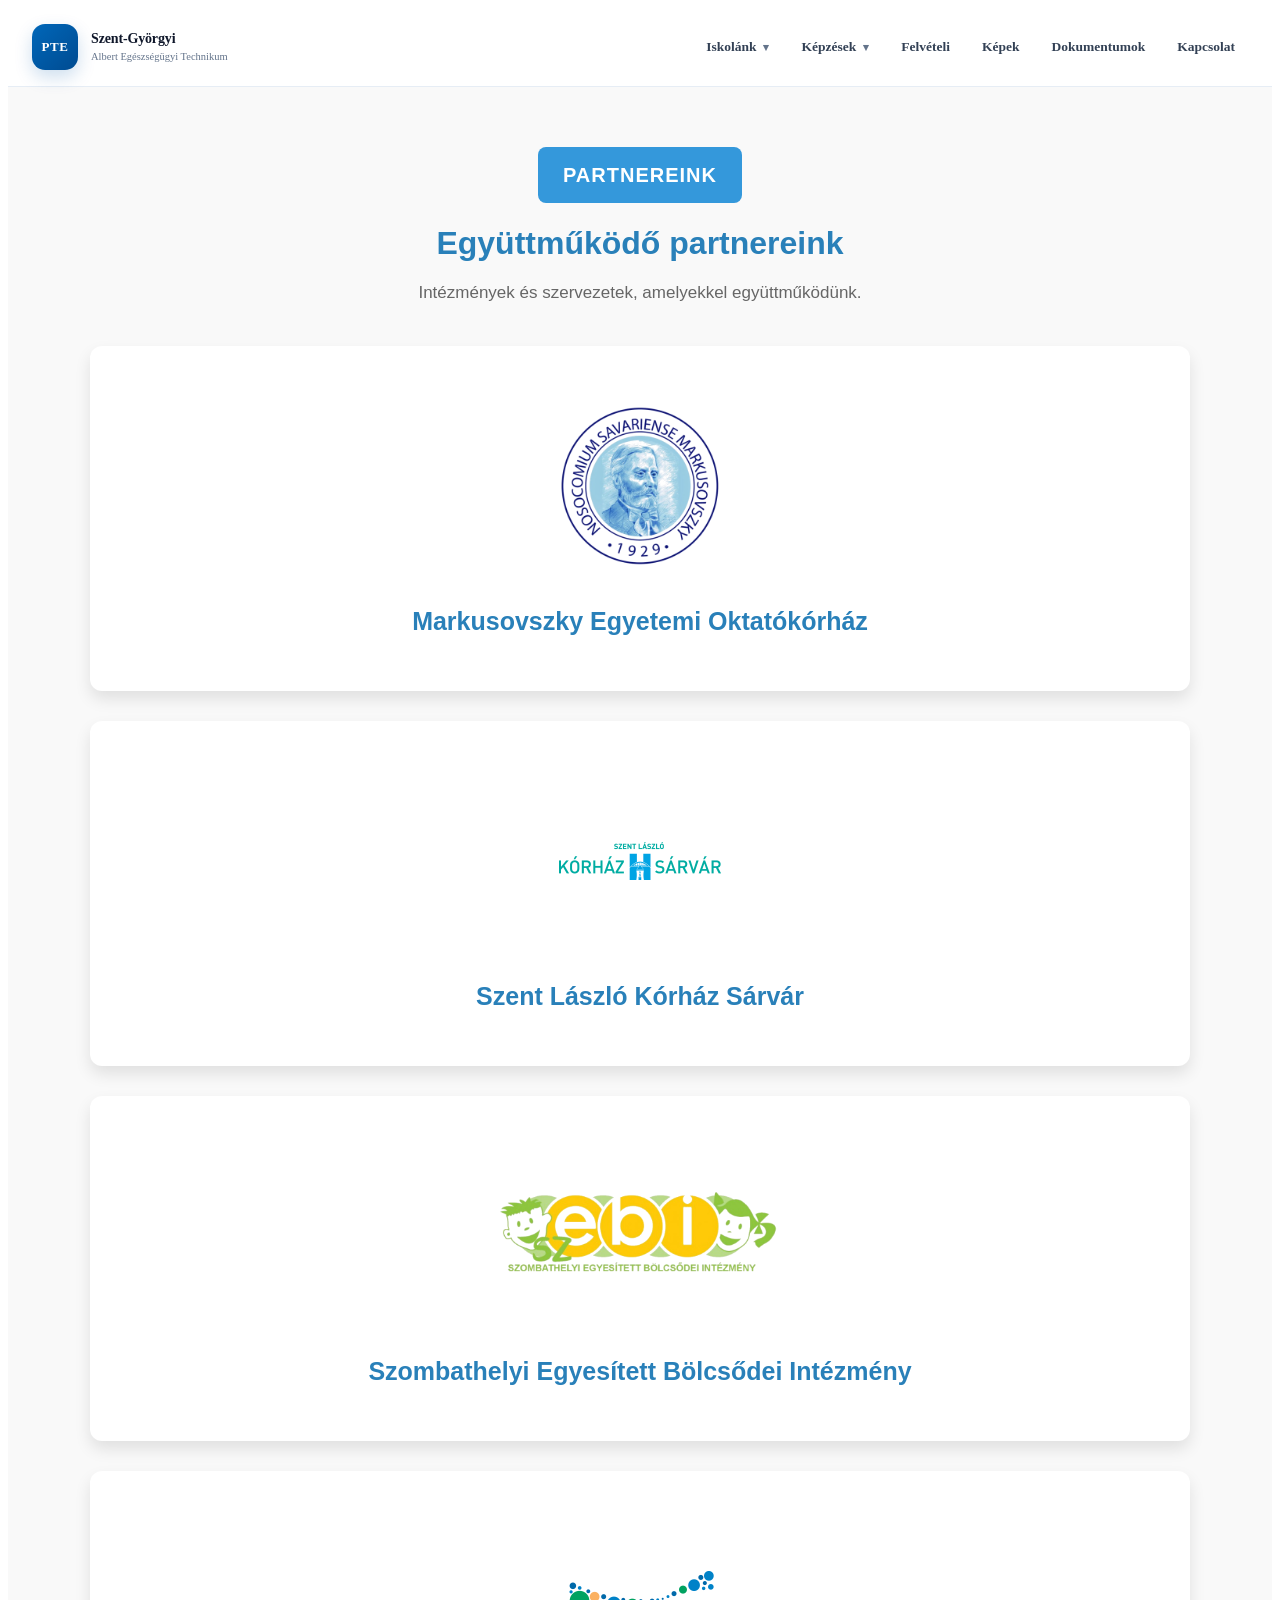
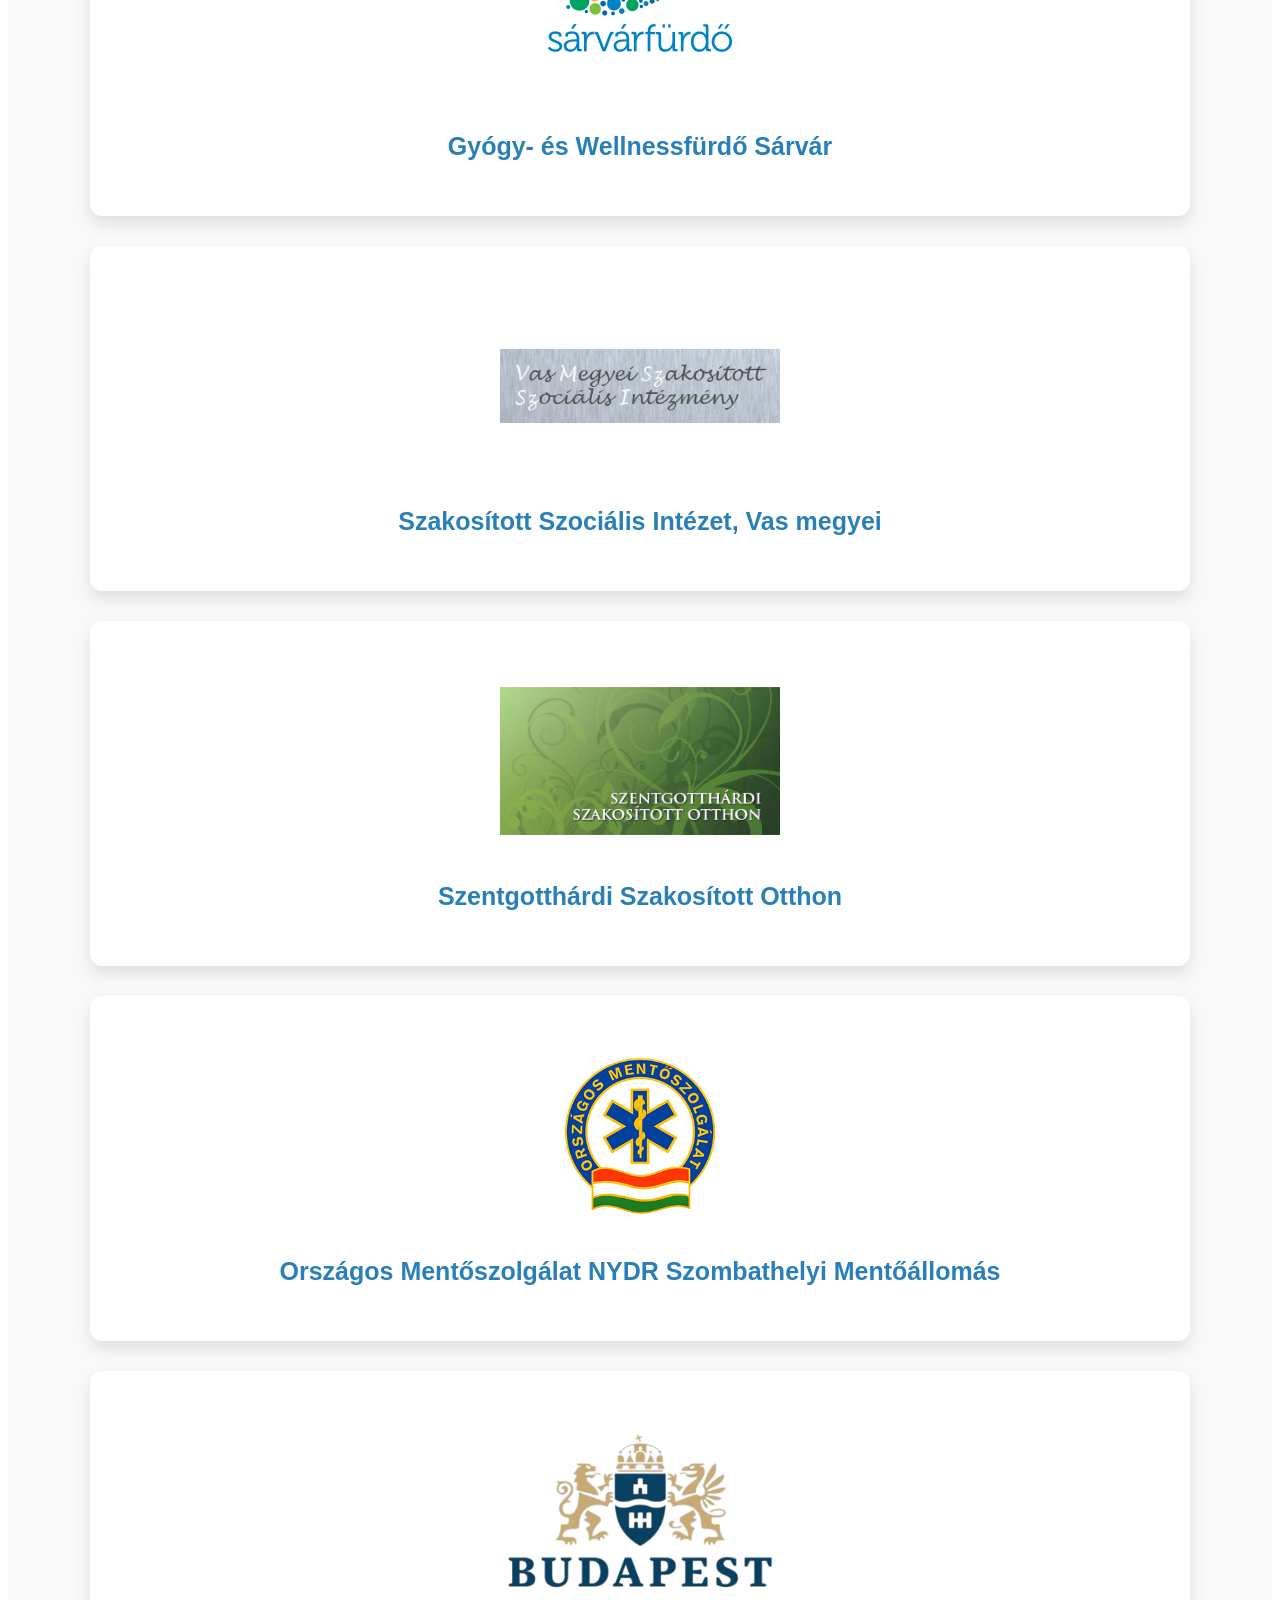
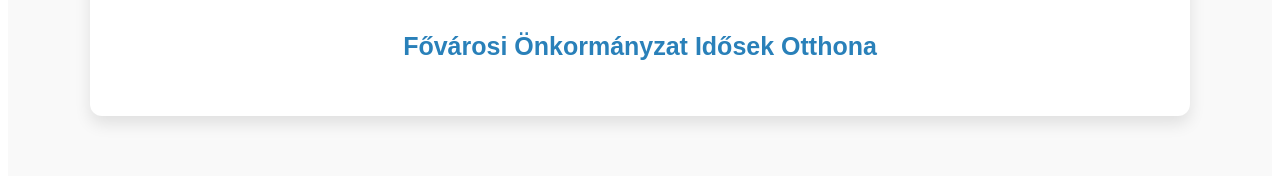
<file: iskolank/partnereink.html>
<!DOCTYPE html>
<html lang="hu">
<head>
    <meta charset="UTF-8">
    <meta name="viewport" content="width=device-width, initial-scale=1.0">
    <title>PTE Szent-Györgyi Albert Egészségügyi Technikum</title>
    <link rel="stylesheet" href="iskolank.css">
</head>
<body>


<header class="site-header">
    <div class="site-header-inner">

        <a href="../index.html" class="site-logo">
            <span class="site-logo-mark">PTE</span>
            <span class="site-logo-text">
                <strong>Szent-Györgyi</strong>
                <small>Albert Egészségügyi Technikum</small>
            </span>
        </a>

        <button class="site-menu-button" id="siteMenuButton" type="button" aria-label="Menü megnyitása">
            ☰
        </button>

        <nav class="site-navigation" id="siteNavigation">

            <div class="site-nav-dropdown">

                <button
                    class="site-nav-dropdown-button"
                    id="schoolMenuButton"
                    type="button"
                    aria-expanded="false"
                >
                    Iskolánk
                    <span class="site-dropdown-arrow">▾</span>
                </button>

                <div class="site-dropdown-menu" id="schoolDropdown">

                    <a href="intezmenyunk.html">
                        <span>01</span>
                        Az intézményről
                    </a>

                    <a href="kapcsolat-ugyfelfogadas.html">
                        <span>02</span>
                        Kapcsolat, ügyfélfogadás
                    </a>

                    <a href="munkatarsaink.html">
                        <span>03</span>
                        Munkatársaink
                    </a>

                    <a href="osztalyaink.html">
                        <span>04</span>
                        Osztályaink
                    </a>


                    <a href="buszkesegeink.html">
                        <span>05</span>
                        Büszkeségeink
                    </a>

                    <a href="partnereink.html">
                        <span>06</span>
                        Partnereink
                    </a>

                    <a href="csengetesi-rend.html">
                        <span>07</span>
                        Csengetési rend
                    </a>


                </div>
            </div>

            <div class="site-nav-dropdown">
                <button class="site-nav-dropdown-button" id="coursesMenuButton" type="button" aria-expanded="false" aria-controls="coursesDropdown">Képzések <span class="site-dropdown-arrow">▾</span></button>
                <div class="site-dropdown-menu" id="coursesDropdown"><a href="../szakkepzes/szakmai_vizsga.html"><span>01</span>Szakmai vizsgák</a><a href="../szakkepzes/dokumentumok.html"><span>02</span>Képzési dokumentumok</a></div>
            </div>
            <a href="../felveteli.html">Felvételi</a>
            <a href="../media/media.html">Képek</a>
            <a href="../dokumentumok.html">Dokumentumok</a>
            <a href="../kapcsolat.html">Kapcsolat</a>

        </nav>
    </div>
</header>


<section class="partnereink">
    <div class="partnerek-container">

        <div class="partnerek-header">
            <div class="partnerek-label">PARTNEREINK</div>
            <h1>Együttműködő partnereink</h1>
            <p>Intézmények és szervezetek, amelyekkel együttműködünk.</p>
        </div>

        <div class="partner-list">

            <!-- 1. Partner -->
            <div class="partner-card">
                <div class="partner-logo">
                    <img src="images/Markusovszky.png"
                         alt="Markusovszky Egyetemi Oktatókórház">
                </div>

                <div class="partner-content">
                    <h2>Markusovszky Egyetemi Oktatókórház</h2>
                </div>
            </div>

            <!-- 2. Partner -->
            <div class="partner-card">
                <div class="partner-logo">
                    <img src="images/Szent_Laszlo_Korhaz.png"
                         alt="Szent László Kórház Sárvár">
                </div>

                <div class="partner-content">
                    <h2>Szent László Kórház Sárvár</h2>
                </div>
            </div>

            <!-- 3. Partner -->
            <div class="partner-card">
                <div class="partner-logo">
                    <img src="images/Szombathelyi_Egyesitett_Bolcsodei_Intezmeny.png"
                         alt="Szombathelyi Egyesített Bölcsődei Intézmény">
                </div>

                <div class="partner-content">
                    <h2>Szombathelyi Egyesített Bölcsődei Intézmény</h2>
                </div>
            </div>

            <!-- 4. Partner -->
            <div class="partner-card">
                <div class="partner-logo">
                    <img src="images/Sarvarfurdo.png"
                         alt="Gyógy- és Wellnessfürdő Sárvár">
                </div>

                <div class="partner-content">
                    <h2>Gyógy- és Wellnessfürdő Sárvár</h2>
                </div>
            </div>

            <!-- 5. Partner -->
            <div class="partner-card">
                <div class="partner-logo">
                    <img src="images/Szocialis_Intezet.png"
                         alt="Szakosított Szociális Intézet">
                </div>

                <div class="partner-content">
                    <h2>Szakosított Szociális Intézet, Vas megyei</h2>
                </div>
            </div>

            <!-- 6. Partner -->
            <div class="partner-card">
                <div class="partner-logo">
                    <img src="images/szentgothardi_otthon.jpg"
                         alt="Szentgotthárdi Szakosított Otthon">
                </div>

                <div class="partner-content">
                    <h2>Szentgotthárdi Szakosított Otthon</h2>
                </div>
            </div>

            <!-- 7. Partner -->
            <div class="partner-card">
                <div class="partner-logo">
                    <img src="images/omsz.png"
                         alt="Országos Mentőszolgálat NYDR Szombathelyi Mentőállomás">
                </div>

                <div class="partner-content">
                    <h2>Országos Mentőszolgálat NYDR Szombathelyi Mentőállomás</h2>
                </div>
            </div>

            <!-- 8. Partner -->
            <div class="partner-card">
                <div class="partner-logo">
                    <img src="images/fovarosi.png"
                         alt="Országos Mentőszolgálat NYDR Szombathelyi Mentőállomás">
                </div>

                <div class="partner-content">
                    <h2>Fővárosi Önkormányzat Idősek Otthona</h2>
                </div>
            </div>

        </div>

    </div>
</section>

<style>
.partnereink {
    font-family: 'Segoe UI', Tahoma, Geneva, Verdana, sans-serif;
    line-height: 1.6;
    color: #333;
    padding: 60px 20px;
    background-color: #f9f9f9;
}

.partnerek-container {
    max-width: 1100px;
    margin: 0 auto;
}

/* FEJLÉC */
.partnerek-header {
    text-align: center;
    margin-bottom: 40px;
}

.partnerek-label {
    display: inline-block;
    background-color: #3498db;
    color: white;
    font-weight: bold;
    text-align: center;
    padding: 12px 25px;
    font-size: 20px;
    letter-spacing: 1px;
    text-transform: uppercase;
    border-radius: 8px;
    margin-bottom: 15px;
}

.partnerek-header h1 {
    color: #2980b9;
    font-size: 32px;
    margin: 0 0 10px;
}

.partnerek-header p {
    color: #666;
    margin: 0;
    font-size: 17px;
}

/* PARTNEREK LISTÁJA */
.partner-list {
    display: flex;
    flex-direction: column;
    gap: 30px;
}

/* EGY KÁRTYA */
.partner-card {
    width: 100%;
    box-sizing: border-box;
    background-color: white;
    border-radius: 12px;
    overflow: hidden;
    box-shadow: 0 8px 16px rgba(0, 0, 0, 0.1);
    padding: 50px 40px;
    text-align: center;
    transition: transform 0.25s ease, box-shadow 0.25s ease;
}

.partner-card:hover {
    transform: translateY(-4px);
    box-shadow: 0 12px 24px rgba(0, 0, 0, 0.14);
}

/* LOGÓ */
.partner-logo {
    height: 180px;
    display: flex;
    justify-content: center;
    align-items: center;
    margin-bottom: 25px;
}

.partner-logo img {
    max-width: 280px;
    max-height: 160px;
    width: auto;
    height: auto;
    object-fit: contain;
}

/* HA NINCS LOGÓ */
.partner-placeholder {
    width: 180px;
    height: 180px;
    margin: 0 auto 25px;
    border-radius: 12px;
    background-color: #3498db;
    color: white;
    font-weight: bold;
    font-size: 22px;
    letter-spacing: 1px;
}

/* NÉV */
.partner-content h2 {
    color: #2980b9;
    font-size: 25px;
    margin: 0;
    font-weight: 600;
}

/* MOBIL */
@media (max-width: 600px) {

    .partnereink {
        padding: 40px 15px;
    }

    .partnerek-header h1 {
        font-size: 26px;
    }

    .partner-card {
        padding: 35px 20px;
    }

    .partner-logo {
        height: 140px;
    }

    .partner-logo img {
        max-width: 220px;
        max-height: 130px;
    }

    .partner-content h2 {
        font-size: 21px;
    }

    .partner-placeholder {
        width: 140px;
        height: 140px;
    }
}
</style>

<script src="iskolank.js"></script>
</body>
</html>
</file>
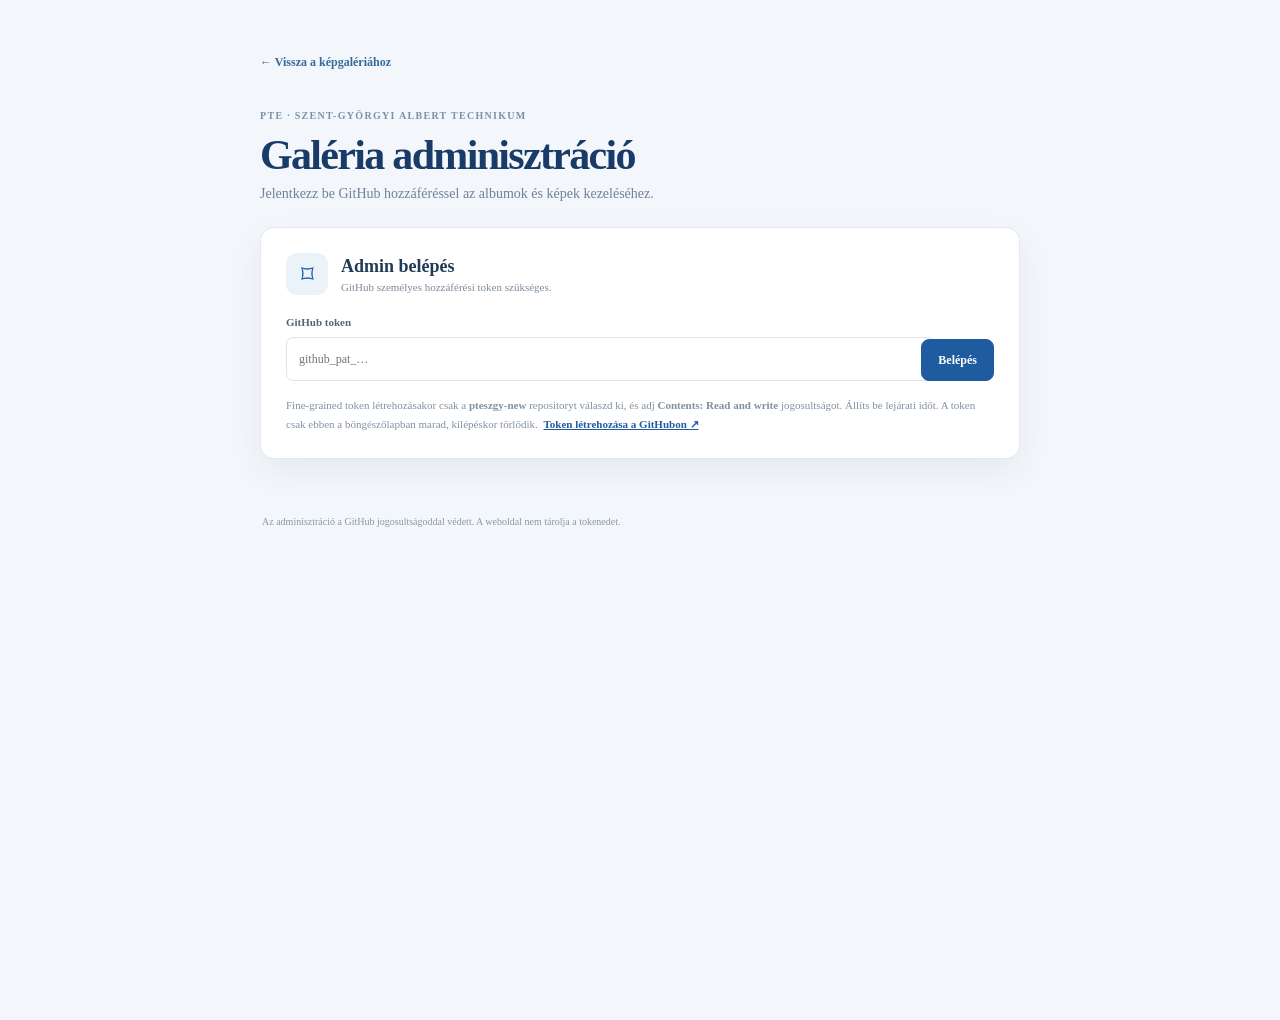
<file: media/admin.html>
<!DOCTYPE html>
<html lang="hu">
<head>
    <meta charset="UTF-8">
    <meta name="viewport" content="width=device-width, initial-scale=1.0">
    <meta name="theme-color" content="#f4f8fc">
    <title>Galéria adminisztráció | PTE Szent-Györgyi Albert Technikum</title>
    <link rel="stylesheet" href="media.css">
    <link rel="stylesheet" href="admin.css">
</head>
<body class="media-page admin-page">
    <main class="admin-shell">
        <a class="admin-back" href="media.html">← Vissza a képgalériához</a>
        <header class="admin-heading">
            <span class="media-kicker">PTE · SZENT-GYÖRGYI ALBERT TECHNIKUM</span>
            <h1>Galéria adminisztráció</h1>
            <p>Jelentkezz be GitHub hozzáféréssel az albumok és képek kezeléséhez.</p>
        </header>

        <section class="admin-panel" id="loginPanel">
            <div class="admin-panel-title"><span class="admin-icon">⌑</span><div><h2>Admin belépés</h2><p>GitHub személyes hozzáférési token szükséges.</p></div></div>
            <form id="loginForm">
                <label for="githubToken">GitHub token</label>
                <input id="githubToken" type="password" autocomplete="off" spellcheck="false" placeholder="github_pat_…" required>
                <button class="media-button" type="submit" id="loginButton">Belépés</button>
            </form>
            <p class="admin-help">Fine-grained token létrehozásakor csak a <strong>pteszgy-new</strong> repositoryt válaszd ki, és adj <strong>Contents: Read and write</strong> jogosultságot. Állíts be lejárati időt. A token csak ebben a böngészőlapban marad, kilépéskor törlődik. <a href="https://github.com/settings/personal-access-tokens/new" target="_blank" rel="noopener noreferrer">Token létrehozása a GitHubon ↗</a></p>
        </section>

        <section class="admin-panel admin-tools" id="adminTools" hidden>
            <div class="admin-session"><div><span class="admin-online"></span><strong id="signedInAs">Bejelentkezve</strong><p>A változtatások a GitHub repositoryba kerülnek.</p></div><button class="media-button media-button-light" id="logoutButton" type="button">Kilépés</button></div>
            <div class="admin-divider"></div>
            <form id="createAlbumForm" class="admin-form-row">
                <label for="albumName">Új album létrehozása</label>
                <div><input id="albumName" maxlength="60" placeholder="Album neve" required><button class="media-button" type="submit">＋ Album létrehozása</button></div>
            </form>
            <div class="admin-divider"></div>
            <form id="uploadForm" class="admin-form-row">
                <label for="albumSelect">Képek feltöltése</label>
                <div class="upload-fields"><select id="albumSelect" required></select><input id="adminPhotos" type="file" accept="image/*" multiple required><button class="media-button" type="submit" id="uploadButton">Képek feltöltése</button></div>
                <p class="admin-help">Képenként legfeljebb 8 MB. A képek nyilvános weboldal-repositoryba kerülnek, ezért csak közzétehető fotókat tölts fel.</p>
            </form>
        </section>

        <p class="admin-status" id="adminStatus" role="status" aria-live="polite"></p>
        <p class="admin-footer-note">Az adminisztráció a GitHub jogosultságoddal védett. A weboldal nem tárolja a tokenedet.</p>
    </main>
    <script src="admin.js"></script>
</body>
</html>
</file>
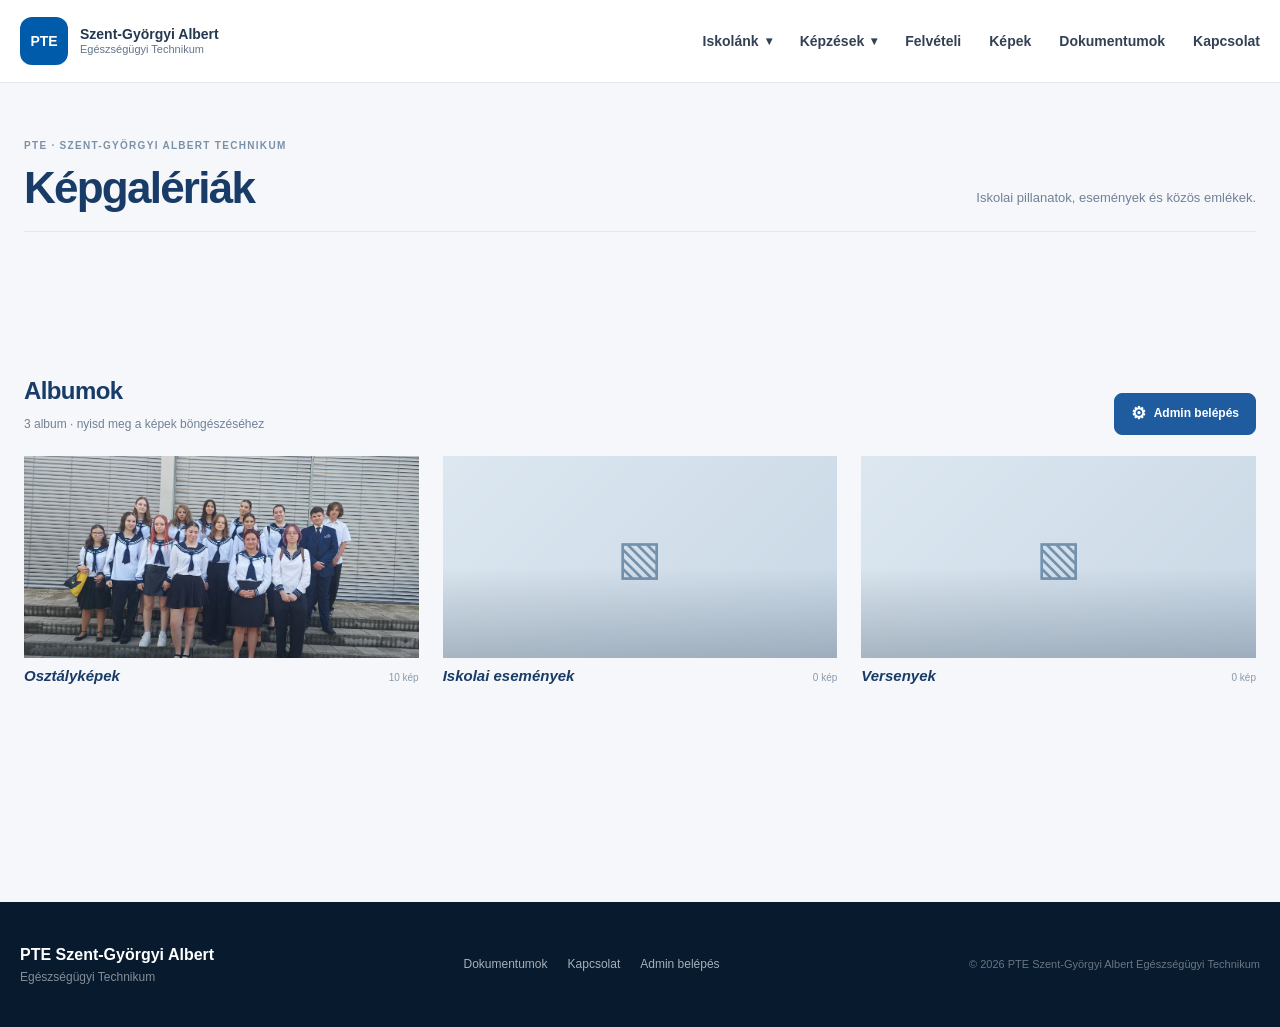
<file: media/media.html>
<!DOCTYPE html>
<html lang="hu">
<head>
    <meta charset="UTF-8">
    <meta name="viewport" content="width=device-width, initial-scale=1.0">
    <meta name="theme-color" content="#f4f8fc">
    <title>Képek | PTE Szent-Györgyi Albert Technikum</title>
    <link rel="stylesheet" href="../style.css">
    <link rel="stylesheet" href="media.css">
</head>
<body class="media-page">
    <header class="header">
        <div class="container header-inner">
            <a href="../index.html" class="logo"><div class="logo-box">PTE</div><div class="logo-text"><strong>Szent-Györgyi Albert</strong><span>Egészségügyi Technikum</span></div></a>
            <nav class="navigation" id="navigation" aria-label="Fő navigáció">
                <div class="nav-dropdown">
                    <button class="nav-dropdown-button" id="schoolMenuButton" type="button" aria-expanded="false" aria-controls="schoolDropdown">Iskolánk <span class="dropdown-arrow">▾</span></button>
                    <div class="dropdown-menu" id="schoolDropdown">
                        <a href="../iskolank/intezmenyunk.html"><span>01</span>Az intézményről</a><a href="../iskolank/kapcsolat-ugyfelfogadas.html"><span>02</span>Kapcsolat, ügyfélfogadás</a><a href="../iskolank/munkatarsaink.html"><span>03</span>Munkatársaink</a><a href="../iskolank/osztalyaink.html"><span>04</span>Osztályaink</a><a href="../iskolank/buszkesegeink.html"><span>05</span>Büszkeségeink</a><a href="../iskolank/partnereink.html"><span>06</span>Partnereink</a><a href="../iskolank/csengetesi-rend.html"><span>07</span>Csengetési rend</a><a href="../szakkepzes/szakmai_vizsga.html"><span>08</span>Képzések</a><a href="media.html"><span>09</span>Képek</a>
                    </div>
                </div>
                <div class="nav-dropdown">
                    <button class="nav-dropdown-button" id="coursesMenuButton" type="button" aria-expanded="false" aria-controls="coursesDropdown">Képzések <span class="dropdown-arrow">▾</span></button>
                    <div class="dropdown-menu" id="coursesDropdown"><a href="../szakkepzes/szakmai_vizsga.html"><span>01</span>Szakmai vizsgák</a><a href="../szakkepzes/dokumentumok.html"><span>02</span>Képzési dokumentumok</a></div>
                </div>
                <a href="../felveteli.html">Felvételi</a><a href="media.html" aria-current="page">Képek</a><a href="../dokumentumok.html">Dokumentumok</a><a href="../kapcsolat.html">Kapcsolat</a>
            </nav>
            <button class="menu-button" id="menuButton" type="button" aria-label="Menü megnyitása" aria-expanded="false">☰</button>
        </div>
    </header>

    <main class="media-main">
        <section class="media-intro">
            <div class="media-shell">
                <div class="media-title-row">
                    <div><span class="media-kicker">PTE · SZENT-GYÖRGYI ALBERT TECHNIKUM</span><h1 id="pageTitle">Képgalériák</h1></div>
                    <p>Iskolai pillanatok, események és közös emlékek.</p>
                </div>

                <section id="foldersView" aria-labelledby="pageTitle">
                    <div class="media-toolbar">
                        <div><h2>Albumok</h2><p id="folderSummary">Válassz egy albumot a képek megtekintéséhez.</p></div>
                        <a class="media-button" href="admin.html"><span aria-hidden="true">⚙</span> Admin belépés</a>
                    </div>
                    <div class="folder-grid" id="folderGrid" aria-live="polite"></div>
                </section>

                <section id="photosView" aria-labelledby="albumTitle" hidden>
                    <div class="album-toolbar">
                        <div><button class="back-button" id="backToFolders" type="button">← Összes album</button><h2 id="albumTitle"></h2><p id="albumSummary"></p></div>
                    </div>
                    <div class="photo-grid" id="photoGrid" aria-live="polite"></div>
                    <div class="empty-album" id="emptyAlbum" hidden><span aria-hidden="true">▧</span><h3>Még nincsenek képek ebben az albumban</h3><p>Az album képeit az adminisztrátor töltheti fel.</p></div>
                </section>
            </div>
        </section>
    </main>

    <dialog class="lightbox" id="lightbox" aria-label="Kép megtekintése">
        <button class="lightbox-close" id="closeLightbox" type="button" aria-label="Bezárás">×</button>
        <button class="lightbox-arrow lightbox-prev" id="previousPhoto" type="button" aria-label="Előző kép">‹</button>
        <figure><img id="lightboxImage" alt=""><figcaption id="lightboxCaption"></figcaption></figure>
        <button class="lightbox-arrow lightbox-next" id="nextPhoto" type="button" aria-label="Következő kép">›</button>
    </dialog>

    <footer class="footer"><div class="container footer-inner"><div class="footer-brand"><strong>PTE Szent-Györgyi Albert</strong><span>Egészségügyi Technikum</span></div><div class="footer-links"><a href="../dokumentumok.html">Dokumentumok</a><a href="../iskolank/intezmenyunk.html">Kapcsolat</a><a href="admin.html">Admin belépés</a></div><div class="copyright">© 2026 PTE Szent-Györgyi Albert Egészségügyi Technikum</div></div></footer>
    <script src="../script.js"></script>
    <script src="media.js"></script>
</body>
</html>
</file>
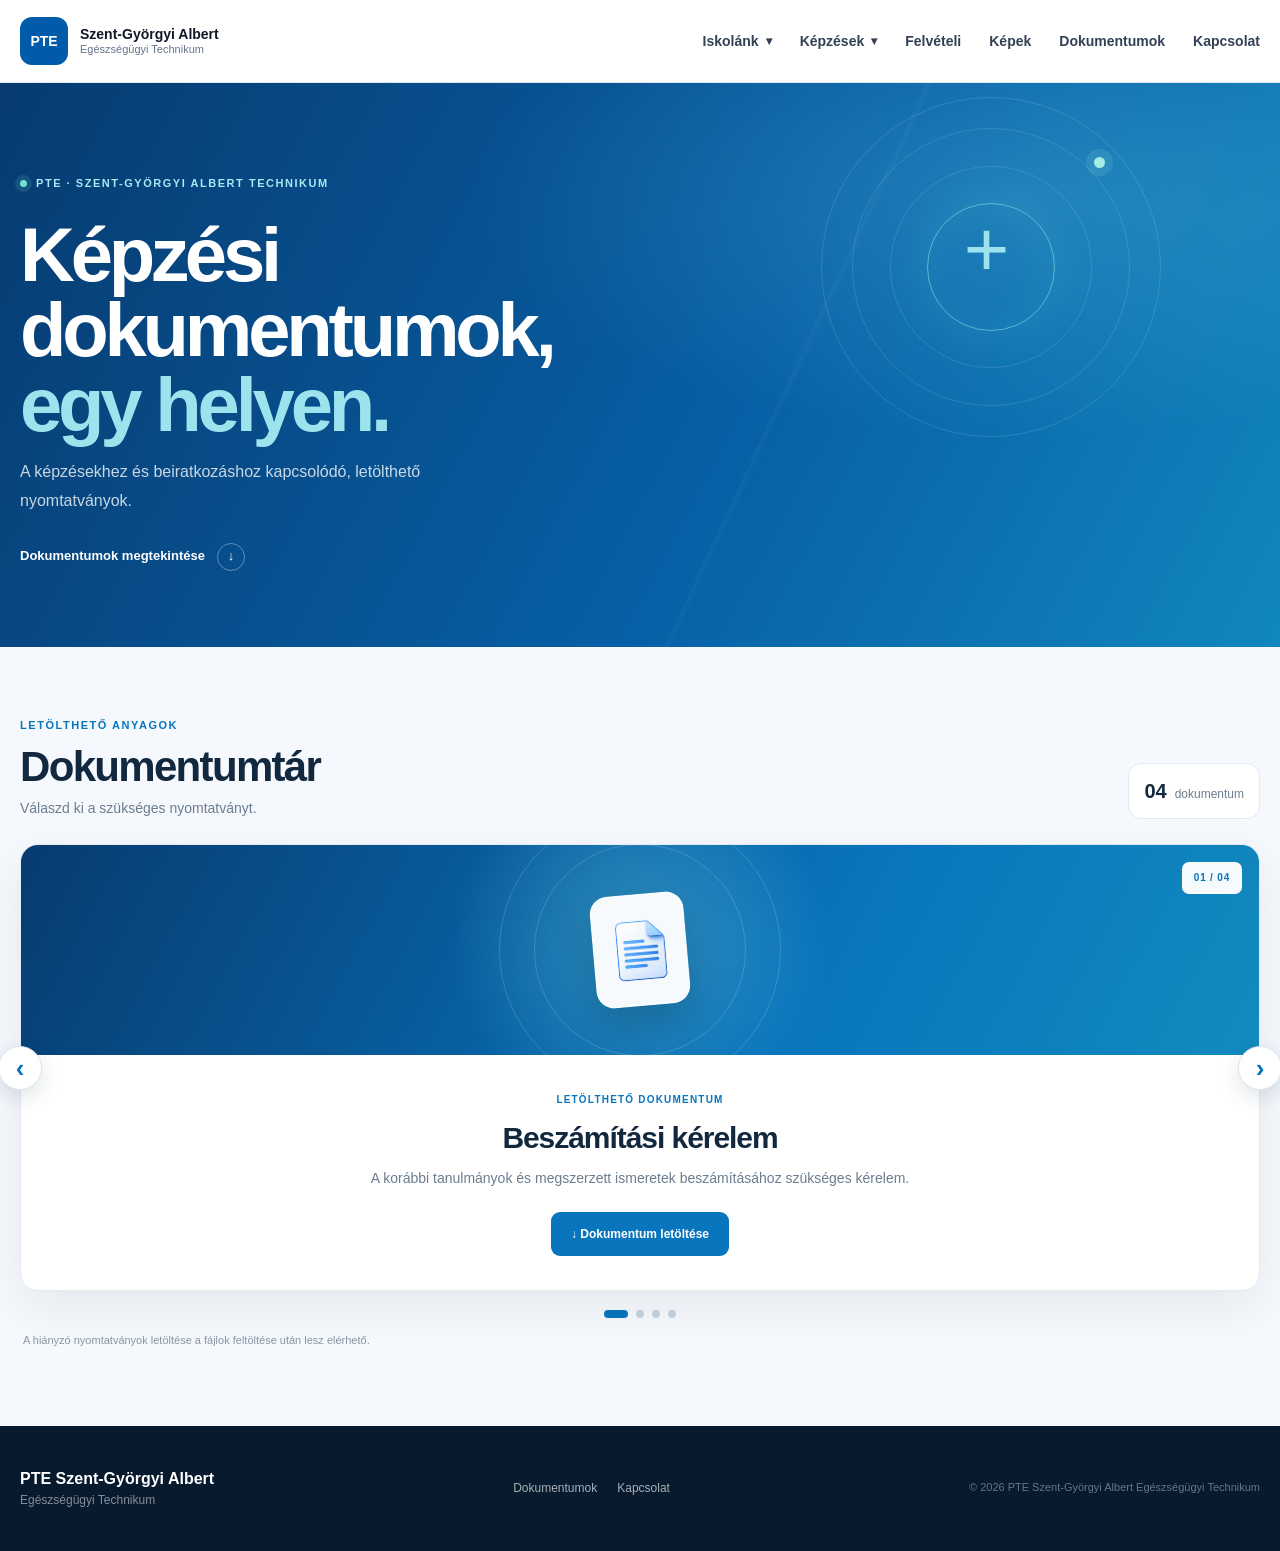
<file: szakkepzes/dokumentumok.html>
<!DOCTYPE html>
<html lang="hu">
<head>
    <meta charset="UTF-8">
    <meta name="viewport" content="width=device-width, initial-scale=1.0">
    <meta name="theme-color" content="#f4f8fc">
    <title>Képzési dokumentumok | PTE Szent-Györgyi Albert Technikum</title>
    <link rel="stylesheet" href="../style.css">
    <link rel="stylesheet" href="kepzesek.css">
</head>
<body class="courses-page">
    <header class="header">
        <div class="container header-inner">
            <a href="../index.html" class="logo"><div class="logo-box">PTE</div><div class="logo-text"><strong>Szent-Györgyi Albert</strong><span>Egészségügyi Technikum</span></div></a>
            <nav class="navigation" id="navigation" aria-label="Fő navigáció">
                <div class="nav-dropdown">
                    <button class="nav-dropdown-button" id="schoolMenuButton" type="button" aria-expanded="false" aria-controls="schoolDropdown">Iskolánk <span class="dropdown-arrow">▾</span></button>
                    <div class="dropdown-menu" id="schoolDropdown">
                        <a href="../iskolank/intezmenyunk.html"><span>01</span>Az intézményről</a>
                        <a href="../iskolank/kapcsolat-ugyfelfogadas.html"><span>02</span>Kapcsolat, ügyfélfogadás</a>
                        <a href="../iskolank/munkatarsaink.html"><span>03</span>Munkatársaink</a>
                        <a href="../iskolank/osztalyaink.html"><span>04</span>Osztályaink</a>
                        <a href="../iskolank/buszkesegeink.html"><span>05</span>Büszkeségeink</a>
                        <a href="../iskolank/partnereink.html"><span>06</span>Partnereink</a>
                        <a href="../iskolank/csengetesi-rend.html"><span>07</span>Csengetési rend</a>
                        <a href="szakmai_vizsga.html"><span>08</span>Képzések</a>
                        <a href="../media/media.html"><span>09</span>Képek</a>
                    </div>
                </div>
                <div class="nav-dropdown">
                    <button class="nav-dropdown-button" id="coursesMenuButton" type="button" aria-expanded="false" aria-controls="coursesDropdown">Képzések <span class="dropdown-arrow">▾</span></button>
                    <div class="dropdown-menu" id="coursesDropdown">
                        <a href="szakmai_vizsga.html"><span>01</span>Szakmai vizsgák</a>
                        <a href="dokumentumok.html" aria-current="page"><span>02</span>Képzési dokumentumok</a>
                    </div>
                </div>
                <a href="../felveteli.html">Felvételi</a><a href="../media/media.html">Képek</a><a href="../dokumentumok.html">Dokumentumok</a><a href="../kapcsolat.html">Kapcsolat</a>
            </nav>
            <button class="menu-button" id="menuButton" type="button" aria-label="Menü megnyitása" aria-expanded="false">☰</button>
        </div>
    </header>

    <main>
        <section class="courses-hero">
            <div class="container courses-hero-inner">
                <span class="courses-eyebrow"><span></span> PTE · SZENT-GYÖRGYI ALBERT TECHNIKUM</span>
                <h1>Képzési dokumentumok,<br><em>egy helyen.</em></h1>
                <p>A képzésekhez és beiratkozáshoz kapcsolódó, letölthető nyomtatványok.</p>
                <a class="courses-hero-link" href="#letoltesek">Dokumentumok megtekintése <span aria-hidden="true">↓</span></a>
                <div class="courses-hero-art" aria-hidden="true"><span class="art-cross">+</span><span class="art-ring"></span><span class="art-dot"></span></div>
            </div>
        </section>

        <section class="courses-content container" id="letoltesek">
            <div class="courses-heading">
                <div><span class="section-kicker">LETÖLTHETŐ ANYAGOK</span><h2>Dokumentumtár</h2><p>Válaszd ki a szükséges nyomtatványt.</p></div>
                <div class="courses-count"><strong>04</strong><span>dokumentum</span></div>
            </div>

            <div class="documents-wrapper" id="documentsCarousel" tabindex="0" aria-label="Dokumentumok lapozása. A bal és jobb nyíllal válthatsz.">
                <div class="documents-container" id="documentsContainer" aria-live="polite">
                    <article class="document-card active" aria-hidden="false">
                        <div class="document-top"><span class="document-number">01 / 04</span><div class="document-icon"><img src="../iskolank/images/icon.png" alt="Dokumentum ikon"></div></div>
                        <div class="document-content"><span class="document-category">Letölthető dokumentum</span><h2>Beszámítási kérelem</h2><p>A korábbi tanulmányok és megszerzett ismeretek beszámításához szükséges kérelem.</p><a href="../iskolank/docs/beszamitasi_kerelem.docx" download class="download-button">↓ Dokumentum letöltése</a></div>
                    </article>
                    <article class="document-card" aria-hidden="true">
                        <div class="document-top"><span class="document-number">02 / 04</span><div class="document-icon"><img src="../iskolank/images/icon.png" alt="Dokumentum ikon"></div></div>
                        <div class="document-content"><span class="document-category">Letölthető dokumentum</span><h2>Nyilatkozat korábbi szakmáról</h2><p>A korábban megszerzett szakmáról szóló nyilatkozat.</p><span class="download-button download-unavailable" aria-disabled="true">Hamarosan elérhető</span></div>
                    </article>
                    <article class="document-card" aria-hidden="true">
                        <div class="document-top"><span class="document-number">03 / 04</span><div class="document-icon"><img src="../iskolank/images/icon.png" alt="Dokumentum ikon"></div></div>
                        <div class="document-content"><span class="document-category">Letölthető dokumentum</span><h2>Befogadó nyilatkozat</h2><p>A képzéshez kapcsolódó befogadó nyilatkozat.</p><span class="download-button download-unavailable" aria-disabled="true">Hamarosan elérhető</span></div>
                    </article>
                    <article class="document-card" aria-hidden="true">
                        <div class="document-top"><span class="document-number">04 / 04</span><div class="document-icon"><img src="../iskolank/images/icon.png" alt="Dokumentum ikon"></div></div>
                        <div class="document-content"><span class="document-category">Letölthető dokumentum</span><h2>Beiratkozási adatlap</h2><p>A beiratkozáshoz szükséges adatlap.</p><span class="download-button download-unavailable" aria-disabled="true">Hamarosan elérhető</span></div>
                    </article>
                </div>
                <button type="button" class="document-arrow prev" id="previousDocument" aria-label="Előző dokumentum">‹</button>
                <button type="button" class="document-arrow next" id="nextDocument" aria-label="Következő dokumentum">›</button>
            </div>
            <div class="document-dots" aria-label="Dokumentum kiválasztása">
                <button type="button" class="document-dot active" aria-label="1. dokumentum" aria-current="true"></button>
                <button type="button" class="document-dot" aria-label="2. dokumentum" aria-current="false"></button>
                <button type="button" class="document-dot" aria-label="3. dokumentum" aria-current="false"></button>
                <button type="button" class="document-dot" aria-label="4. dokumentum" aria-current="false"></button>
            </div>
            <p class="courses-note">A hiányzó nyomtatványok letöltése a fájlok feltöltése után lesz elérhető.</p>
        </section>
    </main>
    <footer class="footer"><div class="container footer-inner"><div class="footer-brand"><strong>PTE Szent-Györgyi Albert</strong><span>Egészségügyi Technikum</span></div><div class="footer-links"><a href="../dokumentumok.html">Dokumentumok</a><a href="../iskolank/intezmenyunk.html">Kapcsolat</a></div><div class="copyright">© 2026 PTE Szent-Györgyi Albert Egészségügyi Technikum</div></div></footer>
    <script src="../script.js"></script>
    <script src="kepzesek.js"></script>
</body>
</html>
</file>
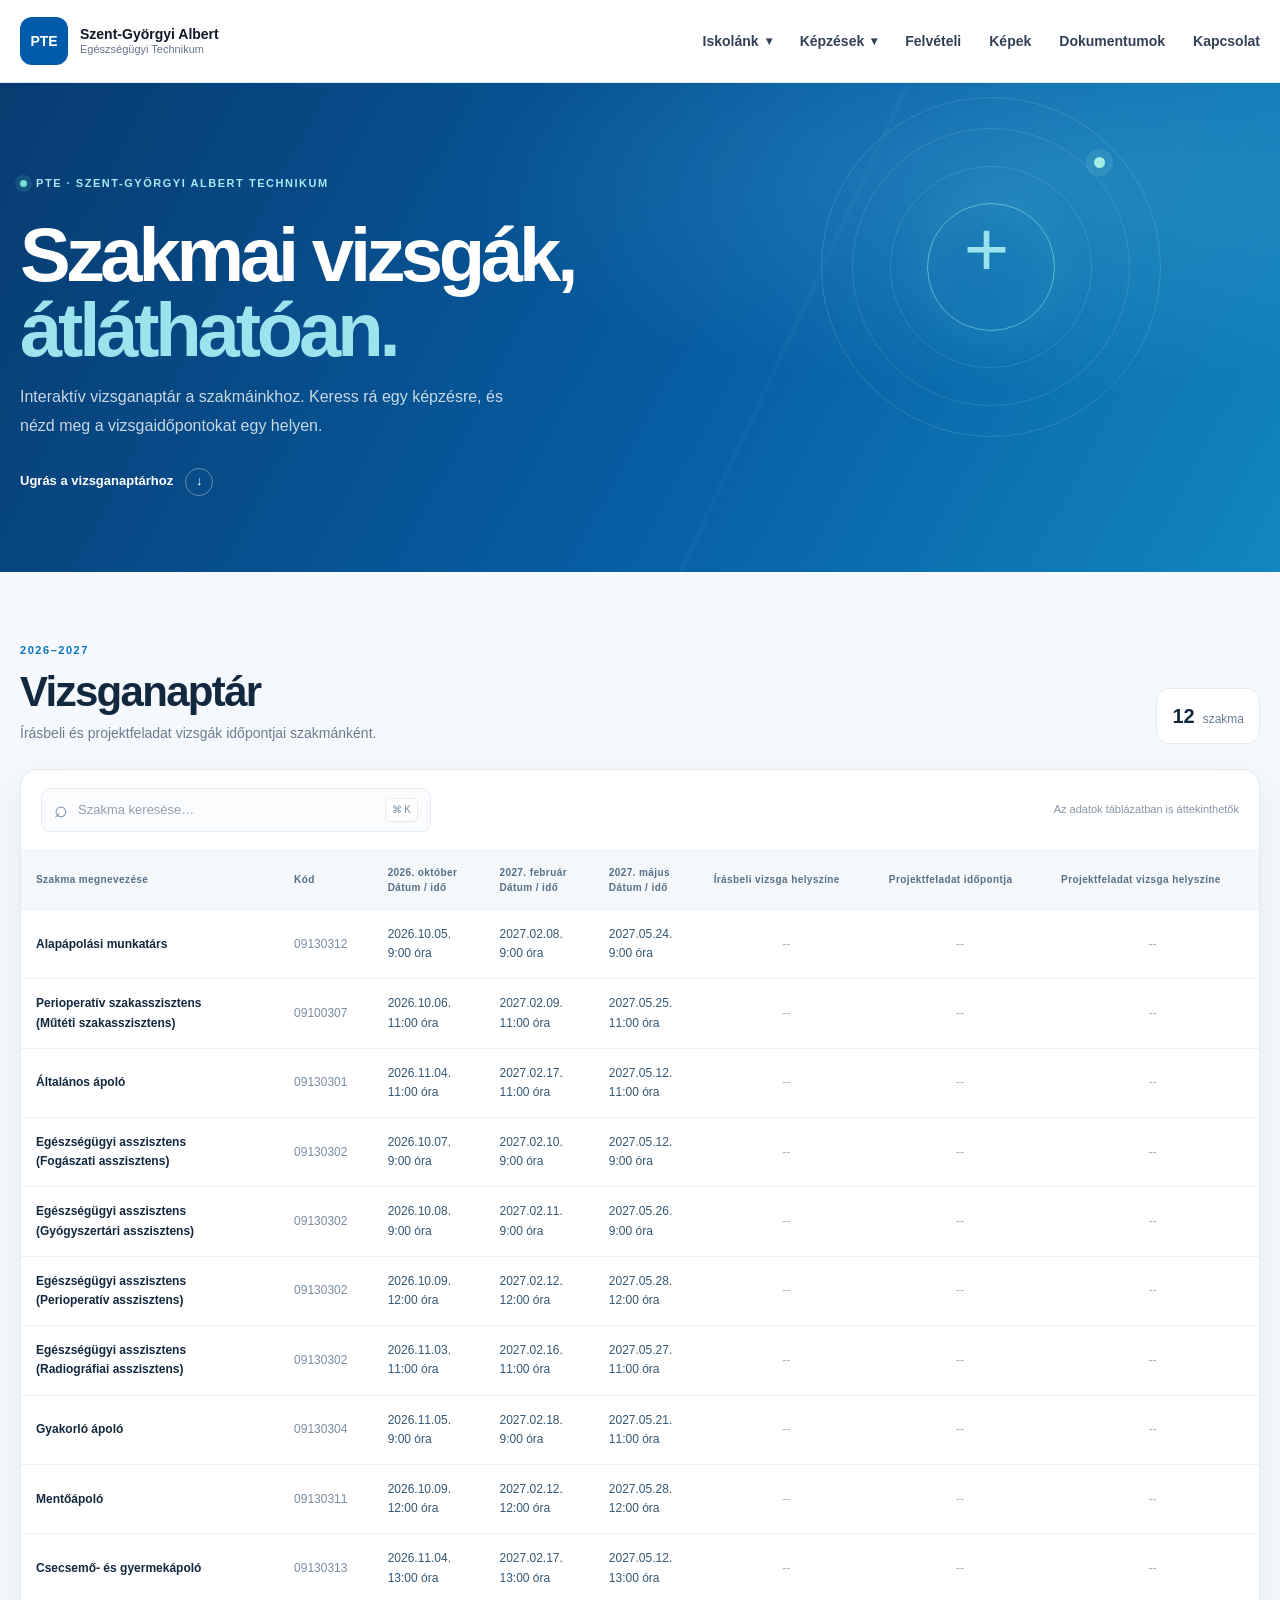
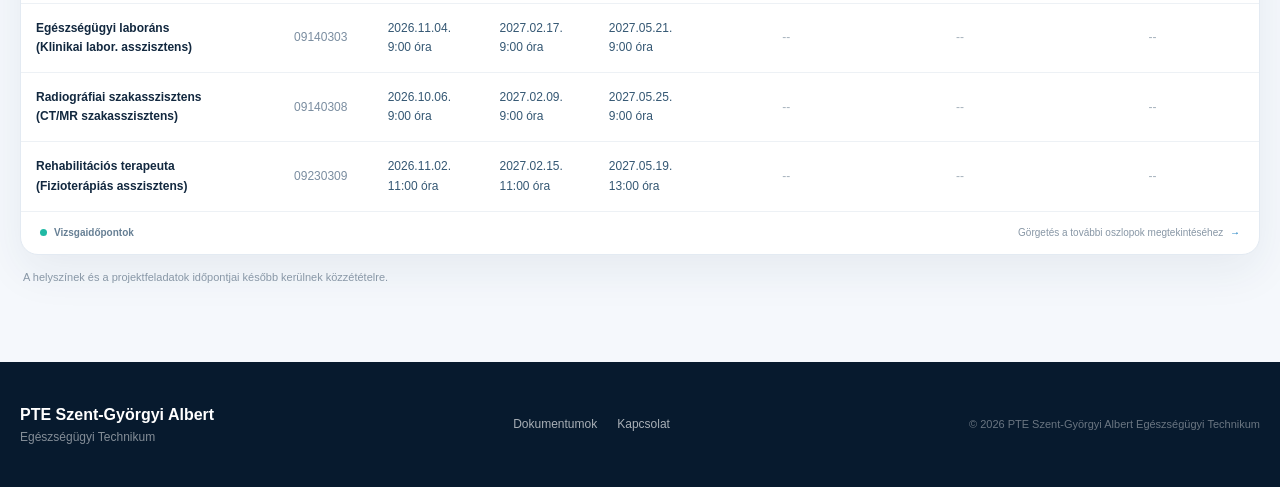
<file: szakkepzes/szakmai_vizsga.html>
<!DOCTYPE html>
<html lang="hu">
<head>
    <meta charset="UTF-8">
    <meta name="viewport" content="width=device-width, initial-scale=1.0">
    <meta name="theme-color" content="#f4f8fc">
    <title>Szakmai vizsgák | PTE Szent-Györgyi Albert Technikum</title>
    <link rel="stylesheet" href="../style.css">
    <link rel="stylesheet" href="kepzesek.css">
</head>
<body class="courses-page">
    <header class="header">
        <div class="container header-inner">
            <a href="../index.html" class="logo">
                <div class="logo-box">PTE</div>
                <div class="logo-text"><strong>Szent-Györgyi Albert</strong><span>Egészségügyi Technikum</span></div>
            </a>
            <nav class="navigation" id="navigation" aria-label="Fő navigáció">
                <div class="nav-dropdown">
                    <button class="nav-dropdown-button" id="schoolMenuButton" type="button" aria-expanded="false" aria-controls="schoolDropdown">Iskolánk <span class="dropdown-arrow">▾</span></button>
                    <div class="dropdown-menu" id="schoolDropdown">
                        <a href="../iskolank/intezmenyunk.html"><span>01</span>Az intézményről</a>
                        <a href="../iskolank/kapcsolat-ugyfelfogadas.html"><span>02</span>Kapcsolat, ügyfélfogadás</a>
                        <a href="../iskolank/munkatarsaink.html"><span>03</span>Munkatársaink</a>
                        <a href="../iskolank/osztalyaink.html"><span>04</span>Osztályaink</a>
                        <a href="../iskolank/buszkesegeink.html"><span>05</span>Büszkeségeink</a>
                        <a href="../iskolank/partnereink.html"><span>06</span>Partnereink</a>
                        <a href="../iskolank/csengetesi-rend.html"><span>07</span>Csengetési rend</a>
                        <a href="szakmai_vizsga.html"><span>08</span>Képzések</a>
                        <a href="../media/media.html"><span>09</span>Képek</a>
                    </div>
                </div>
                <div class="nav-dropdown">
                    <button class="nav-dropdown-button" id="coursesMenuButton" type="button" aria-expanded="false" aria-controls="coursesDropdown">Képzések <span class="dropdown-arrow">▾</span></button>
                    <div class="dropdown-menu" id="coursesDropdown">
                        <a href="szakmai_vizsga.html" aria-current="page"><span>01</span>Szakmai vizsgák</a>
                        <a href="dokumentumok.html"><span>02</span>Képzési dokumentumok</a>
                    </div>
                </div>
                <a href="../felveteli.html">Felvételi</a>
                <a href="../media/media.html">Képek</a>
                <a href="../dokumentumok.html">Dokumentumok</a>
                <a href="../kapcsolat.html">Kapcsolat</a>
            </nav>
            <button class="menu-button" id="menuButton" type="button" aria-label="Menü megnyitása" aria-expanded="false">☰</button>
        </div>
    </header>

    <main>
        <section class="courses-hero">
            <div class="container courses-hero-inner">
                <span class="courses-eyebrow"><span></span> PTE · SZENT-GYÖRGYI ALBERT TECHNIKUM</span>
                <h1>Szakmai vizsgák,<br><em>átláthatóan.</em></h1>
                <p>Interaktív vizsganaptár a szakmáinkhoz. Keress rá egy képzésre, és nézd meg a vizsgaidőpontokat egy helyen.</p>
                <a class="courses-hero-link" href="#vizsganaptar">Ugrás a vizsganaptárhoz <span aria-hidden="true">↓</span></a>
                <div class="courses-hero-art" aria-hidden="true"><span class="art-cross">+</span><span class="art-ring"></span><span class="art-dot"></span></div>
            </div>
        </section>

        <section class="courses-content container" id="vizsganaptar">
            <div class="courses-heading">
                <div><span class="section-kicker">2026–2027</span><h2>Vizsganaptár</h2><p>Írásbeli és projektfeladat vizsgák időpontjai szakmánként.</p></div>
                <div class="courses-count" aria-live="polite"><strong id="resultCount">12</strong><span>szakma</span></div>
            </div>
            <div class="exam-card">
                <div class="exam-toolbar">
                    <label class="exam-search"><span aria-hidden="true">⌕</span><input id="examSearch" type="search" placeholder="Szakma keresése…" aria-label="Keresés a szakmák között"><kbd>⌘ K</kbd></label>
                    <span class="exam-hint">Az adatok táblázatban is áttekinthetők</span>
                </div>
                <div class="table-container">
                    <table>
                        <caption>Interaktív szakmai vizsgák</caption>
                        <thead><tr><th scope="col">Szakma megnevezése</th><th scope="col">Kód</th><th scope="col">2026. október<br>Dátum / idő</th><th scope="col">2027. február<br>Dátum / idő</th><th scope="col">2027. május<br>Dátum / idő</th><th scope="col">Írásbeli vizsga helyszíne</th><th scope="col">Projektfeladat időpontja</th><th scope="col">Projektfeladat vizsga helyszíne</th></tr></thead>
                        <tbody id="examRows">
                            <tr><td>Alapápolási munkatárs</td><td>09130312</td><td class="exam-date">2026.10.05.<br>9:00 óra</td><td class="exam-date">2027.02.08.<br>9:00 óra</td><td class="exam-date">2027.05.24.<br>9:00 óra</td><td class="empty-data">--</td><td class="empty-data">--</td><td class="empty-data">--</td></tr>
                            <tr><td>Perioperatív szakasszisztens<br>(Műtéti szakasszisztens)</td><td>09100307</td><td class="exam-date">2026.10.06.<br>11:00 óra</td><td class="exam-date">2027.02.09.<br>11:00 óra</td><td class="exam-date">2027.05.25.<br>11:00 óra</td><td class="empty-data">--</td><td class="empty-data">--</td><td class="empty-data">--</td></tr>
                            <tr><td>Általános ápoló</td><td>09130301</td><td class="exam-date">2026.11.04.<br>11:00 óra</td><td class="exam-date">2027.02.17.<br>11:00 óra</td><td class="exam-date">2027.05.12.<br>11:00 óra</td><td class="empty-data">--</td><td class="empty-data">--</td><td class="empty-data">--</td></tr>
                            <tr><td>Egészségügyi asszisztens<br>(Fogászati asszisztens)</td><td>09130302</td><td class="exam-date">2026.10.07.<br>9:00 óra</td><td class="exam-date">2027.02.10.<br>9:00 óra</td><td class="exam-date">2027.05.12.<br>9:00 óra</td><td class="empty-data">--</td><td class="empty-data">--</td><td class="empty-data">--</td></tr>
                            <tr><td>Egészségügyi asszisztens<br>(Gyógyszertári asszisztens)</td><td>09130302</td><td class="exam-date">2026.10.08.<br>9:00 óra</td><td class="exam-date">2027.02.11.<br>9:00 óra</td><td class="exam-date">2027.05.26.<br>9:00 óra</td><td class="empty-data">--</td><td class="empty-data">--</td><td class="empty-data">--</td></tr>
                            <tr><td>Egészségügyi asszisztens<br>(Perioperatív asszisztens)</td><td>09130302</td><td class="exam-date">2026.10.09.<br>12:00 óra</td><td class="exam-date">2027.02.12.<br>12:00 óra</td><td class="exam-date">2027.05.28.<br>12:00 óra</td><td class="empty-data">--</td><td class="empty-data">--</td><td class="empty-data">--</td></tr>
                            <tr><td>Egészségügyi asszisztens<br>(Radiográfiai asszisztens)</td><td>09130302</td><td class="exam-date">2026.11.03.<br>11:00 óra</td><td class="exam-date">2027.02.16.<br>11:00 óra</td><td class="exam-date">2027.05.27.<br>11:00 óra</td><td class="empty-data">--</td><td class="empty-data">--</td><td class="empty-data">--</td></tr>
                            <tr><td>Gyakorló ápoló</td><td>09130304</td><td class="exam-date">2026.11.05.<br>9:00 óra</td><td class="exam-date">2027.02.18.<br>9:00 óra</td><td class="exam-date">2027.05.21.<br>11:00 óra</td><td class="empty-data">--</td><td class="empty-data">--</td><td class="empty-data">--</td></tr>
                            <tr><td>Mentőápoló</td><td>09130311</td><td class="exam-date">2026.10.09.<br>12:00 óra</td><td class="exam-date">2027.02.12.<br>12:00 óra</td><td class="exam-date">2027.05.28.<br>12:00 óra</td><td class="empty-data">--</td><td class="empty-data">--</td><td class="empty-data">--</td></tr>
                            <tr><td>Csecsemő- és gyermekápoló</td><td>09130313</td><td class="exam-date">2026.11.04.<br>13:00 óra</td><td class="exam-date">2027.02.17.<br>13:00 óra</td><td class="exam-date">2027.05.12.<br>13:00 óra</td><td class="empty-data">--</td><td class="empty-data">--</td><td class="empty-data">--</td></tr>
                            <tr><td>Egészségügyi laboráns<br>(Klinikai labor. asszisztens)</td><td>09140303</td><td class="exam-date">2026.11.04.<br>9:00 óra</td><td class="exam-date">2027.02.17.<br>9:00 óra</td><td class="exam-date">2027.05.21.<br>9:00 óra</td><td class="empty-data">--</td><td class="empty-data">--</td><td class="empty-data">--</td></tr>
                            <tr><td>Radiográfiai szakasszisztens<br>(CT/MR szakasszisztens)</td><td>09140308</td><td class="exam-date">2026.10.06.<br>9:00 óra</td><td class="exam-date">2027.02.09.<br>9:00 óra</td><td class="exam-date">2027.05.25.<br>9:00 óra</td><td class="empty-data">--</td><td class="empty-data">--</td><td class="empty-data">--</td></tr>
                            <tr><td>Rehabilitációs terapeuta<br>(Fizioterápiás asszisztens)</td><td>09230309</td><td class="exam-date">2026.11.02.<br>11:00 óra</td><td class="exam-date">2027.02.15.<br>11:00 óra</td><td class="exam-date">2027.05.19.<br>13:00 óra</td><td class="empty-data">--</td><td class="empty-data">--</td><td class="empty-data">--</td></tr>
                        </tbody>
                    </table>
                    <p class="exam-empty" id="examEmpty" hidden>Nem található ilyen szakma. Próbálj másik keresést.</p>
                </div>
                <div class="exam-card-footer"><span><i></i> Vizsgaidőpontok</span><span>Görgetés a további oszlopok megtekintéséhez <b aria-hidden="true">→</b></span></div>
            </div>
            <p class="courses-note">A helyszínek és a projektfeladatok időpontjai később kerülnek közzétételre.</p>
        </section>
    </main>
    <footer class="footer"><div class="container footer-inner"><div class="footer-brand"><strong>PTE Szent-Györgyi Albert</strong><span>Egészségügyi Technikum</span></div><div class="footer-links"><a href="../dokumentumok.html">Dokumentumok</a><a href="../iskolank/intezmenyunk.html">Kapcsolat</a></div><div class="copyright">© 2026 PTE Szent-Györgyi Albert Egészségügyi Technikum</div></div></footer>
    <script src="../script.js"></script>
    <script src="kepzesek.js"></script>
</body>
</html>
</file>
<file: iskolank/iskolank.css>
/* =========================================================
   PTE SZENT-GYÖRGYI
   KÖZÖS HEADER / NAVIGÁCIÓ
========================================================= */

.site-header {
    position: sticky;
    top: 0;
    z-index: 9999;
    width: 100%;
    background: rgba(255, 255, 255, 0.96);
    border-bottom: 1px solid #e6edf5;
    backdrop-filter: blur(18px);
    -webkit-backdrop-filter: blur(18px);
}

.site-header,
.site-header * {
    box-sizing: border-box;
}

.site-header-inner {
    width: min(calc(100% - 48px), 1280px);
    min-height: 78px;
    margin: 0 auto;

    display: flex;
    align-items: center;
    justify-content: space-between;

    gap: 40px;
}


/* =========================================================
   LOGÓ
========================================================= */

.site-logo {
    display: flex;
    align-items: center;
    gap: 13px;

    color: #0f172a;
    text-decoration: none;

    flex-shrink: 0;
}

.site-logo-mark {
    width: 46px;
    height: 46px;

    display: flex;
    align-items: center;
    justify-content: center;

    border-radius: 13px;

    background: linear-gradient(
        135deg,
        #0067b9,
        #004b91
    );

    color: #ffffff;

    font-size: 13px;
    font-weight: 800;
    letter-spacing: .5px;

    box-shadow:
        0 7px 18px rgba(0, 91, 170, .20);
}

.site-logo-text {
    display: flex;
    flex-direction: column;

    line-height: 1.15;
}

.site-logo-text strong {
    color: #0f172a;

    font-size: 14px;
    font-weight: 750;
    letter-spacing: -.15px;
}

.site-logo-text small {
    margin-top: 4px;

    color: #64748b;

    font-size: 10.5px;
    font-weight: 500;
}


/* =========================================================
   FŐ NAVIGÁCIÓ
========================================================= */

.site-navigation {
    display: flex;
    align-items: center;

    gap: 6px;
}

.site-navigation > a,
.site-nav-dropdown-button {
    position: relative;

    display: inline-flex;
    align-items: center;

    min-height: 42px;
    padding: 0 13px;

    border: none;
    border-radius: 10px;

    background: transparent;

    color: #334155;

    font-family: inherit;
    font-size: 13.5px;
    font-weight: 650;

    text-decoration: none;

    cursor: pointer;

    transition:
        color .2s ease,
        background-color .2s ease;
}

.site-navigation > a:hover,
.site-nav-dropdown-button:hover {
    background: #f1f7fd;
    color: #005baa;
}


/* =========================================================
   AKTÍV / HOVER ALSÓ VONAL
========================================================= */

.site-navigation > a::after,
.site-nav-dropdown-button::after {
    content: "";

    position: absolute;

    left: 13px;
    right: 13px;
    bottom: 5px;

    height: 2px;

    border-radius: 999px;

    background: #005baa;

    transform: scaleX(0);
    transform-origin: center;

    transition: transform .2s ease;
}

.site-navigation > a:hover::after,
.site-nav-dropdown-button:hover::after {
    transform: scaleX(1);
}


/* =========================================================
   ISKOLÁNK DROPDOWN
========================================================= */

.site-nav-dropdown {
    position: relative;
}

.site-nav-dropdown-button {
    gap: 7px;
}

.site-dropdown-arrow {
    display: inline-block;

    color: #64748b;

    font-size: 11px;

    transition:
        transform .25s ease,
        color .2s ease;
}

.site-nav-dropdown.open .site-dropdown-arrow {
    transform: rotate(180deg);
    color: #005baa;
}

.site-nav-dropdown.open .site-nav-dropdown-button {
    background: #f1f7fd;
    color: #005baa;
}


/* =========================================================
   DROPDOWN MENÜ
========================================================= */

.site-dropdown-menu {
    position: absolute;

    top: calc(100% + 14px);
    left: 50%;

    width: 300px;

    padding: 8px;

    transform:
        translateX(-50%)
        translateY(-8px);

    background: rgba(255, 255, 255, .98);

    border: 1px solid #e2eaf3;
    border-radius: 16px;

    box-shadow:
        0 18px 50px rgba(15, 23, 42, .13),
        0 4px 12px rgba(15, 23, 42, .05);

    opacity: 0;
    visibility: hidden;
    pointer-events: none;

    transition:
        opacity .2s ease,
        transform .2s ease,
        visibility .2s ease;
}

.site-nav-dropdown.open .site-dropdown-menu {
    opacity: 1;
    visibility: visible;
    pointer-events: auto;

    transform:
        translateX(-50%)
        translateY(0);
}


/* =========================================================
   DROPDOWN LINK
========================================================= */

.site-dropdown-menu a {
    position: relative;

    display: flex;
    align-items: center;

    gap: 12px;

    width: 100%;

    padding: 11px 12px;

    border-radius: 11px;

    color: #334155;

    font-family: inherit;
    font-size: 13px;
    font-weight: 600;

    text-decoration: none;

    transition:
        background-color .2s ease,
        color .2s ease,
        transform .2s ease;
}

.site-dropdown-menu a:hover {
    background: #f1f7fd;
    color: #005baa;

    transform: translateX(3px);
}


/* =========================================================
   DROPDOWN SZÁMOK
========================================================= */

.site-dropdown-menu a span {
    width: 30px;
    height: 30px;

    display: flex;
    align-items: center;
    justify-content: center;

    flex-shrink: 0;

    border-radius: 9px;

    background: #eaf4fc;
    color: #005baa;

    font-size: 10px;
    font-weight: 800;

    transition:
        background-color .2s ease,
        color .2s ease;
}

.site-dropdown-menu a:hover span {
    background: #005baa;
    color: #ffffff;
}


/* =========================================================
   MOBIL MENÜ GOMB
========================================================= */

.site-menu-button {
    display: none;

    width: 44px;
    height: 44px;

    align-items: center;
    justify-content: center;

    border: 1px solid #e2e8f0;
    border-radius: 11px;

    background: #ffffff;
    color: #334155;

    cursor: pointer;

    font-size: 22px;
    line-height: 1;

    transition:
        background-color .2s ease,
        color .2s ease,
        border-color .2s ease,
        transform .2s ease;
}

.site-menu-button:hover {
    background: #f1f7fd;
    border-color: #c9dff2;
    color: #005baa;
}

.site-menu-button:active {
    transform: scale(.95);
}


/* =========================================================
   TABLET / MOBIL
========================================================= */

@media (max-width: 1000px) {

    .site-header-inner {
        min-height: 74px;
        width: min(calc(100% - 32px), 1280px);
    }

    .site-menu-button {
        display: flex;
    }


    /* -----------------------------------------
       MOBIL NAVIGÁCIÓ
    ----------------------------------------- */

    .site-navigation {
        display: none;

        position: absolute;

        top: 74px;
        left: 0;
        right: 0;

        padding: 12px 16px 18px;

        flex-direction: column;
        align-items: stretch;

        gap: 3px;

        background: rgba(255, 255, 255, .99);

        border-bottom: 1px solid #e2e8f0;

        box-shadow:
            0 18px 35px rgba(15, 23, 42, .10);
    }

    .site-navigation.active {
        display: flex;
    }


    /* -----------------------------------------
       MOBIL MENÜPONTOK
    ----------------------------------------- */

    .site-navigation > a {
        width: 100%;

        min-height: 46px;

        justify-content: flex-start;

        padding: 0 13px;

        border-radius: 10px;

        font-size: 14px;
    }

    .site-navigation > a::after {
        display: none;
    }

    .site-navigation > a:hover {
        background: #f1f7fd;
    }


    /* -----------------------------------------
       MOBIL ISKOLÁNK
    ----------------------------------------- */

    .site-nav-dropdown {
        width: 100%;
    }

    .site-nav-dropdown-button {
        width: 100%;

        min-height: 46px;

        justify-content: space-between;

        padding: 0 13px;

        font-size: 14px;
    }

    .site-nav-dropdown-button::after {
        display: none;
    }


    /* -----------------------------------------
       MOBIL DROPDOWN
    ----------------------------------------- */

    .site-dropdown-menu {
        position: static;

        width: 100%;

        max-height: 0;

        overflow: hidden;

        padding: 0;

        border: 0;
        border-radius: 0;

        background: transparent;

        box-shadow: none;

        opacity: 1;
        visibility: visible;
        pointer-events: none;

        transform: none;

        transition:
            max-height .3s ease,
            padding .3s ease;
    }

    .site-nav-dropdown.open .site-dropdown-menu {
        max-height: 500px;

        padding: 5px 0 8px;

        pointer-events: auto;

        transform: none;
    }


    .site-dropdown-menu a {
        min-height: 42px;

        padding: 7px 13px 7px 24px;

        font-size: 13.5px;
    }

    .site-dropdown-menu a:hover {
        transform: none;
    }


    .site-dropdown-menu a span {
        width: 28px;
        height: 28px;
    }

}


/* =========================================================
   KISEBB TELEFON
========================================================= */

@media (max-width: 600px) {

    .site-header-inner {
        width: calc(100% - 24px);
        min-height: 68px;
    }

    .site-navigation {
        top: 68px;

        padding-left: 12px;
        padding-right: 12px;
    }

    .site-logo {
        gap: 10px;
    }

    .site-logo-mark {
        width: 42px;
        height: 42px;

        border-radius: 11px;

        font-size: 12px;
    }

    .site-logo-text strong {
        font-size: 12.5px;
    }

    .site-logo-text small {
        margin-top: 3px;

        font-size: 9.5px;
    }

    .site-menu-button {
        width: 42px;
        height: 42px;

        font-size: 21px;
    }

}


/* =========================================================
   MOZGÁS CSÖKKENTÉSE
========================================================= */

@media (prefers-reduced-motion: reduce) {

    .site-header *,
    .site-header *::before,
    .site-header *::after {
        transition: none !important;
        animation: none !important;
    }

}
</file>
<file: iskolank/osztalyaink.css>
/* Osztalyok page refresh */
.osztalyaink {
    padding: 52px 20px 76px !important;
    color: #24384f !important;
    background: #f3f7fb !important;
    overflow-x: clip;
}

.osztaly-container { width: min(100%, 1280px); max-width: 1280px !important; }
.osztaly-header {
    position: relative;
    overflow: hidden;
    margin-bottom: 26px !important;
    padding: clamp(25px, 5vw, 48px) !important;
    border-radius: 20px;
    background: linear-gradient(118deg, #073b70 0%, #075fa5 62%, #1284b7 100%);
    text-align: left !important;
    box-shadow: 0 18px 42px rgba(15, 56, 91, .13);
}
.osztaly-header::after { position: absolute; top: -115px; right: -55px; width: 330px; height: 330px; border: 1px solid rgba(255,255,255,.16); border-radius: 50%; box-shadow: 0 0 0 35px rgba(255,255,255,.035), 0 0 0 75px rgba(255,255,255,.025); content: ""; pointer-events: none; }
.osztaly-label { position: relative; z-index: 1; margin: 0 0 14px !important; padding: 0 !important; border-radius: 0 !important; background: transparent !important; color: #9ce3ed !important; font-size: 11px !important; letter-spacing: .16em !important; }
.osztaly-header h1 { position: relative; z-index: 1; margin: 0 0 10px !important; color: #fff !important; font-size: clamp(30px, 5vw, 48px) !important; letter-spacing: -.045em; line-height: 1.08; }
.osztaly-header p { position: relative; z-index: 1; max-width: 560px; margin: 0 !important; color: rgba(255,255,255,.78) !important; font-size: 14px !important; line-height: 1.7; }

.osztaly-table-wrapper { overflow: auto; border: 1px solid #e1e9f0; border-radius: 15px !important; background: #fff !important; box-shadow: 0 15px 38px rgba(22,57,88,.07) !important; scrollbar-color: #b8cbd9 #f2f6f9; scrollbar-width: thin; }
.osztaly-table { width: 100%; min-width: 890px !important; border-collapse: separate !important; border-spacing: 0; }
.osztaly-table thead th { position: sticky; top: 0; z-index: 1; padding: 15px 17px !important; border-bottom: 1px solid #dfe8ef; background: #eff5fa !important; color: #45627e !important; font-size: 11px !important; font-weight: 800 !important; letter-spacing: .055em !important; text-transform: uppercase; }
.osztaly-table td { padding: 13px 17px !important; border-bottom: 1px solid #edf1f5 !important; color: #56697c; font-size: 13px !important; line-height: 1.55; }
.osztaly-table tbody tr:not(.category-row):hover td { background: #f7fbfe !important; }
.osztaly-table td:nth-child(2) { color: #145f9d !important; font-weight: 800 !important; white-space: nowrap; }
.osztaly-table td:first-child { color: #63788c; font-weight: 600 !important; }
.osztaly-table .category-row td { padding: 11px 17px !important; background: #e9f3fa !important; color: #1b5b8d !important; font-size: 12px !important; font-weight: 800 !important; letter-spacing: .04em; text-align: left !important; }
.osztaly-table tr:last-child td { border-bottom: 0 !important; }
.osztaly-mobile-view { display: none; }

@media (max-width: 760px) {
    .osztalyaink { padding: 25px 16px 48px !important; }
    .osztaly-header { margin-bottom: 21px !important; padding: 26px 22px !important; border-radius: 16px; }
    .osztaly-header::after { top: -108px; right: -175px; width: 290px; height: 290px; }
    .osztaly-label { margin-bottom: 11px !important; }
    .osztaly-header p { max-width: 380px; font-size: 13px !important; }
    .osztaly-table-wrapper { display: none !important; }
    .osztaly-mobile-view { display: grid; gap: 24px; }
    .mobile-class-section h2 { display: flex; align-items: center; gap: 10px; margin: 0 0 12px; color: #1b5b8d; font-size: 16px; letter-spacing: -.01em; }
    .mobile-class-section h2::before { width: 4px; height: 19px; border-radius: 8px; background: #1e83bb; content: ""; }
    .mobile-class-grid { display: grid; grid-template-columns: minmax(0, 1fr); gap: 11px; }
    .mobile-class-card { min-width: 0; padding: 17px; border: 1px solid #e2eaf1; border-radius: 13px; background: #fff; box-shadow: 0 7px 20px rgba(22,57,88,.045); }
    .mobile-class-card-top { display: flex; align-items: flex-start; justify-content: space-between; gap: 12px; padding-bottom: 11px; border-bottom: 1px solid #edf1f5; }
    .mobile-class-card h3 { margin: 0; color: #183b67; font-size: 21px; letter-spacing: -.025em; line-height: 1.15; }
    .mobile-class-type { display: inline-flex; flex: none; align-items: center; gap: 6px; padding: 5px 8px; border-radius: 99px; background: #edf6fb; color: #33749f; font-size: 10px; font-weight: 700; }
    .mobile-class-type::before { width: 6px; height: 6px; border-radius: 50%; background: #27a89a; content: ""; }
    .mobile-class-branch { margin: 10px 0 0; color: #63788c; font-size: 11px; font-weight: 700; }
    .mobile-specialties { display: grid; gap: 7px; margin: 9px 0 0; padding: 0; list-style: none; }
    .mobile-specialties li { position: relative; padding-left: 15px; color: #52667a; font-size: 12px; line-height: 1.55; overflow-wrap: anywhere; }
    .mobile-specialties li::before { position: absolute; top: .58em; left: 0; width: 5px; height: 5px; border-radius: 50%; background: #55a3cf; content: ""; }
}

@media (min-width: 520px) and (max-width: 760px) {
    .mobile-class-grid { grid-template-columns: repeat(2, minmax(0, 1fr)); }
}

@media (max-width: 360px) {
    .osztalyaink { padding-right: 12px !important; padding-left: 12px !important; }
    .osztaly-header { padding: 23px 18px !important; }
    .mobile-class-card { padding: 14px; }
    .mobile-class-card h3 { font-size: 19px; }
    .mobile-class-type { font-size: 9px; }
}
</file>
<file: media/media.css>
.media-page { --media-ink: #183b67; --media-blue: #1f5c9f; --media-muted: #718197; --media-line: #e2e8ef; background: #f5f7fa; color: #24384f; }
.media-main { min-height: 70vh; }
.media-intro { padding: 48px 0 76px; }
.media-shell { width: min(calc(100% - 48px), 1320px); margin: 0 auto; }
.media-title-row { display: flex; align-items: end; justify-content: space-between; gap: 22px; margin-bottom: 30px; padding-bottom: 19px; border-bottom: 1px solid var(--media-line); }
.media-kicker { color: #7b91a9; font-size: 10px; font-weight: 800; letter-spacing: .13em; }
.media-title-row h1 { margin: 7px 0 0; color: var(--media-ink); font-size: clamp(32px, 4vw, 44px); letter-spacing: -.04em; line-height: 1.1; }
.media-title-row > p { max-width: 340px; margin: 0 0 3px; color: var(--media-muted); font-size: 13px; text-align: right; }
.media-toolbar, .album-toolbar { display: flex; align-items: end; justify-content: space-between; gap: 22px; margin: 0 0 21px; }
.media-toolbar h2, .album-toolbar h2 { margin: 0 0 5px; color: var(--media-ink); font-size: 24px; letter-spacing: -.025em; }
.media-toolbar p, .album-toolbar p { margin: 0; color: var(--media-muted); font-size: 12px; }
.media-button { display: inline-flex; min-height: 42px; align-items: center; justify-content: center; gap: 8px; padding: 0 16px; border: 1px solid var(--media-blue); border-radius: 8px; background: var(--media-blue); color: #fff; cursor: pointer; font: inherit; font-size: 12px; font-weight: 700; text-decoration: none; transition: background .18s ease, transform .18s ease, box-shadow .18s ease; }
.media-button:hover { transform: translateY(-1px); background: #164c86; box-shadow: 0 5px 14px rgba(31,92,159,.16); }
.media-button > span { font-size: 17px; line-height: 1; }
.media-button-light { border-color: #d7e0e9; background: #fff; color: #52677e; }
.media-button-light:hover { background: #f3f6f9; }
.new-folder-form { display: flex; align-items: end; gap: 10px; margin: -3px 0 22px; padding: 17px; border: 1px solid var(--media-line); border-radius: 11px; background: #fff; }
.new-folder-form[hidden] { display: none; }
.new-folder-form label { display: flex; flex-direction: column; gap: 7px; color: #52677e; font-size: 11px; font-weight: 700; }
.new-folder-form input { width: min(350px, 38vw); height: 42px; padding: 0 12px; border: 1px solid #dbe3eb; border-radius: 7px; color: #20364e; font: inherit; font-size: 13px; }
.new-folder-form input:focus { outline: 3px solid rgba(31,92,159,.13); border-color: #8db1d4; }
.folder-grid, .photo-grid { display: grid; grid-template-columns: repeat(3, minmax(0, 1fr)); gap: 24px; }
.folder-card { position: relative; overflow: hidden; padding: 0; border: 0; background: transparent; color: inherit; cursor: pointer; text-align: left; }
.folder-cover { position: relative; display: block; overflow: hidden; aspect-ratio: 1.95 / 1; background: linear-gradient(135deg, #dce7f0, #c9d8e6); }
.folder-cover img { width: 100%; height: 100%; display: block; object-fit: cover; transition: transform .35s ease; }
.folder-card:hover .folder-cover img { transform: scale(1.035); }
.folder-cover::after { position: absolute; inset: 55% 0 0; background: linear-gradient(transparent, rgba(16,37,60,.24)); content: ""; pointer-events: none; }
.folder-placeholder { display: grid; width: 100%; height: 100%; place-items: center; color: #7392ad; font-size: 48px; }
.folder-placeholder::after { content: "▧"; }
.folder-meta { display: flex; align-items: baseline; justify-content: space-between; gap: 8px; padding-top: 9px; }
.folder-meta strong { color: var(--media-ink); font-size: 15px; font-style: italic; font-weight: 750; }
.folder-meta span { flex: none; color: #8a9aab; font-size: 10px; }
.folder-card:focus-visible, .back-button:focus-visible, .lightbox button:focus-visible { outline: 3px solid rgba(31,92,159,.35); outline-offset: 4px; }
.back-button { display: inline-flex; margin: 0 0 9px; padding: 0; border: 0; background: none; color: var(--media-blue); cursor: pointer; font: inherit; font-size: 12px; font-weight: 700; }
.album-toolbar { align-items: end; }
.album-actions { display: flex; gap: 10px; }
.upload-button { cursor: pointer; }
.upload-hint { margin: -7px 0 19px; color: #8a9aab; font-size: 11px; }
.photo-grid { row-gap: 22px; }
.photo-card { position: relative; overflow: hidden; aspect-ratio: 1 / 1; padding: 0; border: 0; background: #e4eaf0; cursor: zoom-in; }
.photo-card img { width: 100%; height: 100%; display: block; object-fit: cover; transition: transform .3s ease; }
.photo-card:hover img { transform: scale(1.035); }
.photo-caption { position: absolute; right: 0; bottom: 0; left: 0; overflow: hidden; padding: 22px 10px 9px; background: linear-gradient(transparent, rgba(10,26,44,.58)); color: #fff; font-size: 11px; text-align: left; text-overflow: ellipsis; white-space: nowrap; }
.delete-photo { position: absolute; top: 9px; right: 9px; display: grid; width: 30px; height: 30px; place-items: center; border: 0; border-radius: 50%; background: rgba(17,33,50,.72); color: #fff; cursor: pointer; font-size: 17px; opacity: 0; transition: opacity .15s ease; }
.photo-card:hover .delete-photo, .delete-photo:focus-visible { opacity: 1; }
.empty-album { padding: 54px 20px; border: 1px dashed #cdd8e3; border-radius: 12px; background: rgba(255,255,255,.65); text-align: center; }
.empty-album[hidden] { display: none; }
.empty-album > span { color: #7a9cba; font-size: 34px; }
.empty-album h3 { margin: 8px 0 5px; color: var(--media-ink); font-size: 17px; }
.empty-album p { margin: 0 0 17px; color: var(--media-muted); font-size: 12px; }
.media-status { min-height: 20px; margin: 12px 0 0; color: #a04d3e; font-size: 12px; }

.lightbox { position: fixed; inset: 0; width: 100vw; max-width: none; height: 100vh; max-height: none; padding: 58px 80px 34px; border: 0; background: rgba(9,17,28,.94); color: #fff; }
.lightbox::backdrop { background: rgba(9,17,28,.94); }
.lightbox[open] { display: grid; grid-template-columns: 52px minmax(0,1fr) 52px; align-items: center; justify-items: center; gap: 20px; }
.lightbox figure { display: flex; width: 100%; height: 100%; flex-direction: column; align-items: center; justify-content: center; gap: 12px; margin: 0; }
.lightbox figure img { display: block; max-width: 100%; max-height: calc(100vh - 130px); object-fit: contain; }
.lightbox figcaption { max-width: 80vw; color: rgba(255,255,255,.78); font-size: 12px; text-align: center; }
.lightbox-close, .lightbox-arrow { display: grid; width: 44px; height: 44px; place-items: center; border: 1px solid rgba(255,255,255,.22); border-radius: 50%; background: rgba(255,255,255,.09); color: #fff; cursor: pointer; font-size: 26px; }
.lightbox-close { position: absolute; top: 18px; right: 22px; font-size: 30px; }
.lightbox-close:hover, .lightbox-arrow:hover { background: rgba(255,255,255,.2); }

@media (max-width: 850px) { .folder-grid, .photo-grid { grid-template-columns: repeat(2,minmax(0,1fr)); gap: 19px; } .lightbox { padding-right: 28px; padding-left: 28px; } }
@media (max-width: 560px) {
    .media-intro { padding: 34px 0 52px; }
    .media-shell { width: min(calc(100% - 32px), 1320px); }
    .media-title-row { display: block; margin-bottom: 23px; }
    .media-title-row > p { margin-top: 10px; text-align: left; }
    .media-toolbar, .album-toolbar { align-items: flex-start; flex-direction: column; gap: 13px; }
    .media-toolbar h2, .album-toolbar h2 { font-size: 21px; }
    .media-button { min-height: 39px; }
    .new-folder-form { align-items: stretch; flex-wrap: wrap; }
    .new-folder-form label { width: 100%; }
    .new-folder-form input { width: 100%; }
    .folder-grid, .photo-grid { grid-template-columns: 1fr; gap: 20px; }
    .folder-cover { aspect-ratio: 1.7 / 1; }
    .folder-meta strong { font-size: 14px; }
    .album-actions { width: 100%; }
    .upload-button { width: 100%; }
    .lightbox { padding: 55px 12px 22px; }
    .lightbox[open] { grid-template-columns: 34px minmax(0,1fr) 34px; gap: 5px; }
    .lightbox-arrow { width: 34px; height: 34px; font-size: 21px; }
    .lightbox figure img { max-width: calc(100vw - 100px); max-height: calc(100vh - 120px); }
}

@media (prefers-reduced-motion: reduce) { .media-page *, .media-page *::before, .media-page *::after { scroll-behavior: auto !important; transition-duration: .01ms !important; animation-duration: .01ms !important; } }
</file>
<file: media/admin.css>
.admin-page { min-height: 100vh; padding: 44px 20px 60px; background: #f3f6fa; }
.admin-shell { width: min(100%, 760px); margin: 0 auto; }
.admin-back { display: inline-block; margin-bottom: 35px; color: #356b9c; font-size: 12px; font-weight: 700; text-decoration: none; }
.admin-back:hover { text-decoration: underline; }
.admin-heading { margin-bottom: 25px; }
.admin-heading h1 { margin: 8px 0 7px; color: #183b67; font-size: clamp(30px, 5vw, 42px); letter-spacing: -.04em; }
.admin-heading p { margin: 0; color: #718197; font-size: 14px; }
.admin-panel { margin-top: 18px; padding: 25px; border: 1px solid #e1e8ef; border-radius: 14px; background: #fff; box-shadow: 0 12px 34px rgba(25,55,85,.06); }
.admin-panel[hidden] { display: none; }
.admin-panel-title { display: flex; align-items: center; gap: 13px; margin-bottom: 21px; }
.admin-icon { display: grid; width: 42px; height: 42px; place-items: center; border-radius: 11px; background: #eaf3fa; color: #1f5c9f; font-size: 25px; }
.admin-panel h2 { margin: 0 0 4px; color: #203b58; font-size: 18px; }
.admin-panel-title p, .admin-session p { margin: 0; color: #7b8b9c; font-size: 11px; }
#loginForm { display: grid; grid-template-columns: 1fr auto; align-items: end; gap: 9px 12px; }
#loginForm label, .admin-form-row > label { grid-column: 1 / -1; color: #53677c; font-size: 11px; font-weight: 800; }
#loginForm input, .admin-form-row input, .admin-form-row select { width: 100%; min-width: 0; height: 42px; padding: 0 12px; border: 1px solid #dbe3eb; border-radius: 7px; background: #fff; color: #20364e; font: inherit; font-size: 12px; }
#loginForm input:focus, .admin-form-row input:focus, .admin-form-row select:focus { outline: 3px solid rgba(31,92,159,.13); border-color: #8db1d4; }
.admin-help { margin: 15px 0 0; color: #8090a0; font-size: 11px; line-height: 1.7; }
.admin-help a { display: inline-block; margin-left: 3px; color: #1f5c9f; font-weight: 700; }
.admin-session { display: flex; align-items: center; justify-content: space-between; gap: 15px; }
.admin-session strong { color: #203b58; font-size: 13px; }
.admin-session p { margin-top: 5px; }
.admin-online { display: inline-block; width: 8px; height: 8px; margin-right: 7px; border-radius: 50%; background: #25aa7a; box-shadow: 0 0 0 4px #e5f6ee; }
.admin-divider { height: 1px; margin: 21px 0; background: #edf1f5; }
.admin-form-row > div { display: flex; gap: 9px; margin-top: 9px; }
.upload-fields select { flex: 0 0 180px; }
.upload-fields input[type="file"] { padding: 8px; }
.admin-form-row .admin-help { margin-top: 10px; }
.admin-status { min-height: 20px; margin: 15px 2px 0; color: #526d84; font-size: 12px; line-height: 1.5; }
.admin-status.error { color: #a3453d; }
.admin-footer-note { margin: 20px 2px 0; color: #8a98a7; font-size: 10px; line-height: 1.6; }
.admin-page .media-button:disabled { cursor: wait; opacity: .65; transform: none; }
@media (max-width: 600px) {
    .admin-page { padding: 29px 16px 45px; }
    .admin-back { margin-bottom: 26px; }
    .admin-panel { padding: 19px; }
    #loginForm { grid-template-columns: 1fr; }
    #loginForm label { grid-column: auto; }
    .admin-form-row > div, .upload-fields { align-items: stretch; flex-direction: column; }
    .upload-fields select { flex-basis: auto; }
    .admin-session { align-items: flex-start; }
}
</file>
<file: style.css>
:root {

    --blue: #005baa;
    --blue-dark: #003b73;
    --blue-light: #eaf4fc;

    --white: #ffffff;
    --black: #111827;

    --gray-50: #f8fafc;
    --gray-100: #f1f5f9;
    --gray-200: #e2e8f0;
    --gray-500: #64748b;
    --gray-700: #334155;

    --container: 1240px;

}


/* =========================
   RESET
========================= */

* {

    margin: 0;
    padding: 0;

    box-sizing: border-box;

}


html {

    scroll-behavior: smooth;

}


body {

    font-family:
        Arial,
        Helvetica,
        sans-serif;

    color: var(--black);

    background: var(--white);

    line-height: 1.6;

}


a {

    color: inherit;

    text-decoration: none;

}


button {

    font-family: inherit;

}


/* =========================
   CONTAINER
========================= */

.container {

    width:
        min(
            calc(100% - 40px),
            var(--container)
        );

    margin: 0 auto;

}


/* =========================
   HEADER
========================= */

.header {

    position: sticky;

    top: 0;

    z-index: 1000;

    background:
        rgba(255,255,255,0.96);

    border-bottom:
        1px solid
        var(--gray-200);

    backdrop-filter:
        blur(15px);

}


.header-inner {

    height: 82px;

    display: flex;

    align-items: center;

    justify-content: space-between;

}


/* =========================
   LOGO
========================= */

.logo {

    display: flex;

    align-items: center;

    gap: 12px;

}


.logo-box {

    width: 48px;
    height: 48px;

    display: flex;

    align-items: center;
    justify-content: center;

    border-radius: 12px;

    background:
        var(--blue);

    color: white;

    font-size: 14px;

    font-weight: 800;

}


.logo-text {

    display: flex;

    flex-direction: column;

    line-height: 1.2;

}


.logo-text strong {

    font-size: 14px;

}


.logo-text span {

    color:
        var(--gray-500);

    font-size: 11px;

}


/* =========================
   NAVIGATION
========================= */

.navigation {

    display: flex;

    align-items: center;

    gap: 28px;

}


.navigation > a {

    color:
        var(--gray-700);

    font-size: 14px;

    font-weight: 600;

    transition:
        color 0.2s ease;

}


.navigation > a:hover {

    color:
        var(--blue);

}


/* =========================
   ISKOLÁNK DROPDOWN
========================= */

.nav-dropdown {

    position: relative;

}


.nav-dropdown-button {

    display: flex;

    align-items: center;

    gap: 7px;

    padding: 0;

    border: none;

    background: transparent;

    color:
        var(--gray-700);

    cursor: pointer;

    font-size: 14px;

    font-weight: 600;

    transition:
        color 0.2s ease;

}


.nav-dropdown-button:hover {

    color:
        var(--blue);

}


.dropdown-arrow {

    display: inline-block;

    font-size: 12px;

    transition:
        transform 0.25s ease;

}


.nav-dropdown.open
.dropdown-arrow {

    transform:
        rotate(180deg);

}


/* =========================
   DROPDOWN
========================= */

.dropdown-menu {

    position: absolute;

    top: calc(100% + 22px);

    left: 50%;

    transform:
        translateX(-50%)
        translateY(-8px);

    width: 270px;

    padding: 10px;

    border:
        1px solid
        var(--gray-200);

    border-radius: 16px;

    background:
        rgba(255,255,255,0.98);

    box-shadow:
        0 20px 50px
        rgba(0,0,0,0.12);

    opacity: 0;

    visibility: hidden;

    pointer-events: none;

    transition:
        opacity 0.2s ease,
        transform 0.2s ease,
        visibility 0.2s ease;

}


.nav-dropdown.open
.dropdown-menu {

    opacity: 1;

    visibility: visible;

    pointer-events: auto;

    transform:
        translateX(-50%)
        translateY(0);

}


/* kis háromszög */

.dropdown-menu::before {

    content: "";

    position: absolute;

    top: -7px;

    left: 50%;

    width: 13px;
    height: 13px;

    transform:
        translateX(-50%)
        rotate(45deg);

    border-left:
        1px solid
        var(--gray-200);

    border-top:
        1px solid
        var(--gray-200);

    background: white;

}


/* dropdown elemek */

.dropdown-menu a {

    display: flex;

    align-items: center;

    gap: 12px;

    padding: 12px 13px;

    border-radius: 10px;

    color:
        var(--gray-700);

    font-size: 13px;

    font-weight: 600;

    transition:
        0.2s ease,
        color 0.2s ease,
        transform 0.2s ease;

}


.dropdown-menu a:hover {

    background:
        var(--blue-light);

    color:
        var(--blue);

    transform:
        translateX(3px);

}


.dropdown-menu a span {

    min-width: 23px;

    color:
        #94a3b8;

    font-size: 10px;

    font-weight: 800;

}


.dropdown-menu a:hover span {

    color:
        var(--blue);

}


/* =========================
   MOBILE BUTTON
========================= */

.menu-button {

    display: none;

    border: none;

    background: transparent;

    color:
        var(--gray-700);

    cursor: pointer;

    font-size: 26px;

}


/* =========================
   HERO
========================= */

.hero {

    position: relative;

    min-height: 680px;

    display: flex;

    align-items: center;

    background:

        linear-gradient(
            90deg,
            rgba(0,38,77,0.93),
            rgba(0,91,170,0.65)
        ),

        url("images/hero.jpg")
        center / cover
        no-repeat;

}


.hero-container {

    position: relative;

    z-index: 2;

}


.hero-content {

    max-width: 780px;

    color: white;

}


.hero-label {

    display: inline-block;

    margin-bottom: 20px;

    font-size: 13px;

    font-weight: 700;

    letter-spacing: 1.5px;

    text-transform: uppercase;

}


.hero h1 {

    margin-bottom: 28px;

    font-size:
        clamp(42px,6vw,76px);

    line-height: 1.05;

    letter-spacing: -3px;

}


.hero h1 span {

    display: block;

    color:
        #bfe3ff;

}


.hero p {

    max-width: 600px;

    margin-bottom: 38px;

    color:
        rgba(255,255,255,0.9);

    font-size: 19px;

}


.hero-buttons {

    display: flex;

    gap: 14px;

}

/* =========================
   HOME IMAGE SLIDER
========================= */

.hero-slider {
    padding: 0;
}

.slider {
    position: relative;
    min-height: clamp(480px, 62vw, 700px);
    overflow: hidden;
    isolation: isolate;
    background: var(--blue-dark);
}

.slide {
    position: absolute;
    inset: 0;
    display: flex;
    align-items: center;
    opacity: 0;
    visibility: hidden;
    transition: opacity 900ms ease, visibility 900ms ease;
}

.slide.active {
    opacity: 1;
    visibility: visible;
    z-index: 1;
}

.slide > img {
    position: absolute;
    inset: 0;
    width: 100%;
    height: 100%;
    object-fit: cover;
    transform: scale(1.035);
    transition: transform 6s ease;
}

.slide.active > img {
    transform: scale(1);
}

.slide-overlay {
    position: absolute;
    inset: 0;
    background: linear-gradient(90deg, rgba(0, 28, 58, .88), rgba(0, 45, 85, .48) 58%, rgba(0, 30, 60, .15));
}

.slide-content {
    position: relative;
    z-index: 1;
    padding-top: 50px;
    padding-bottom: 70px;
    color: var(--white);
}

.slide-label {
    display: inline-block;
    margin-bottom: 18px;
    color: #c7e7ff;
    font-size: 13px;
    font-weight: 700;
    letter-spacing: 1.5px;
    text-transform: uppercase;
}

.slide-content h1,
.slide-content h2 {
    max-width: 850px;
    margin-bottom: 20px;
    font-size: clamp(38px, 6vw, 72px);
    line-height: 1.08;
    letter-spacing: -2px;
}

.slide-content h1 span,
.slide-content h2 span {
    display: block;
    color: #bfe3ff;
}

.slide-content p {
    margin-bottom: 28px;
    color: rgba(255,255,255,.9);
    font-size: 19px;
}

.slide-content .hero-buttons {
    flex-wrap: wrap;
}

.slide-content .button-secondary {
    border: 1px solid rgba(255,255,255,.7);
    color: white;
}

.slider-arrow {
    position: absolute;
    top: 50%;
    z-index: 3;
    display: grid;
    width: 48px;
    height: 48px;
    place-items: center;
    transform: translateY(-50%);
    border: 1px solid rgba(255,255,255,.45);
    border-radius: 50%;
    background: rgba(0,30,60,.38);
    color: white;
    cursor: pointer;
    font-size: 32px;
    line-height: 1;
    transition: 0.2s ease, transform .2s ease;
}

.slider-arrow:hover {
    transform: translateY(-50%) scale(1.06);
    background: var(--blue);
}

.slider-prev { left: 24px; }
.slider-next { right: 24px; }

.slider-dots {
    position: absolute;
    right: 0;
    bottom: 28px;
    left: 0;
    z-index: 3;
    display: flex;
    justify-content: center;
    gap: 10px;
}

.slider-dot {
    width: 10px;
    height: 10px;
    padding: 0;
    border: 0;
    border-radius: 99px;
    background: rgba(255,255,255,.55);
    cursor: pointer;
    transition: width .25s ease, .25s ease;
}

.slider-dot.active {
    width: 28px;
    background: white;
}

.slider-arrow:focus-visible,
.slider-dot:focus-visible {
    outline: 3px solid #bfe3ff;
    outline-offset: 4px;
}

@media (max-width: 600px) {
    .slider { min-height: 560px; }
    .slide-content { padding-top: 40px; padding-bottom: 70px; }
    .slide-content h1, .slide-content h2 { letter-spacing: -1px; }
    .slide-content .hero-buttons { flex-direction: column; }
    .slider-arrow { top: auto; bottom: 18px; width: 40px; height: 40px; transform: none; font-size: 27px; }
    .slider-arrow:hover { transform: scale(1.06); }
    .slider-prev { left: 18px; }
    .slider-next { right: 18px; }
    .slider-dots { right: auto; bottom: 12px; left: 50%; width: 190px; flex-wrap: wrap; gap: 8px; transform: translateX(-50%); }
}

@media (prefers-reduced-motion: reduce) {
    .slide, .slide > img, .slider-arrow, .slider-dot { transition-duration: .01ms; }
}


/* =========================
   BUTTON
========================= */

.button {

    display: inline-flex;

    align-items: center;

    justify-content: center;

    padding: 14px 24px;

    border-radius: 10px;

    font-size: 14px;

    font-weight: 700;

    transition: 0.25s;

}


.button-primary {

    background:
        white;

    color:
        var(--blue-dark);

}


.button-primary:hover {

    transform:
        translateY(-2px);

}


.button-secondary {

    border:
        1px solid
        rgba(255,255,255,0.5);

    color: white;

}


.button-secondary:hover {

    background: white;

    color:
        var(--blue-dark);

}


/* =========================
   SECTIONS
========================= */

section {

    padding: 110px 0;

}


.section-heading {

    max-width: 700px;

    margin-bottom: 55px;

}


.section-heading > span,
.small-title {

    color:
        var(--blue);

    font-size: 12px;

    font-weight: 800;

    letter-spacing: 1.5px;

}


.section-heading h2 {

    margin-top: 12px;

    font-size:
        clamp(32px,4vw,50px);

    line-height: 1.1;

    letter-spacing: -1.5px;

}


.section-heading p {

    margin-top: 18px;

    color:
        var(--gray-500);

    font-size: 16px;

}


/* =========================
   ABOUT
========================= */

.about {

    background:
        white;

}


.about-grid {

    display: grid;

    grid-template-columns:
        repeat(3,1fr);

    gap: 24px;

}


.about-card {

    padding: 35px;

    border:
        1px solid
        var(--gray-200);

    border-radius: 18px;

    background: white;

    transition: 0.25s;

}


.about-card:hover {

    transform:
        translateY(-5px);

    border-color:
        #b7d7f1;

    box-shadow:
        0 20px 50px
        rgba(0,0,0,0.07);

}


.card-icon {

    width: 55px;
    height: 55px;

    display: flex;

    align-items: center;
    justify-content: center;

    margin-bottom: 25px;

    border-radius: 14px;

    background:
        var(--blue-light);

    font-size: 24px;

}


.about-card h3 {

    margin-bottom: 10px;

    font-size: 20px;

}


.about-card p {

    color:
        var(--gray-500);

    font-size: 14px;

}


/* =========================
   COURSES
========================= */

.courses {

    color: white;

    background:
        var(--blue-dark);

}


.section-light > span {

    color:
        #8fd0ff;

}


.section-light p {

    color:
        rgba(255,255,255,0.7);

}


.courses-grid {

    display: grid;

    grid-template-columns:
        repeat(3,1fr);

    gap: 20px;

}


.course-card {

    position: relative;

    min-height: 330px;

    padding: 35px;

    border:
        1px solid
        rgba(255,255,255,0.12);

    border-radius: 18px;

    background:
        rgba(255,255,255,0.06);

}


.course-number {

    margin-bottom: 70px;

    color:
        #8fd0ff;

    font-size: 13px;

    font-weight: 800;

}


.course-card h3 {

    margin-bottom: 15px;

    font-size: 28px;

}


.course-card p {

    color:
        rgba(255,255,255,0.7);

    font-size: 14px;

}


.course-card a {

    position: absolute;

    bottom: 30px;

    color: white;

    font-size: 13px;

    font-weight: 700;

}


/* =========================
   NEWS
========================= */

.news {

    background:
        var(--gray-50);

}


.section-top {

    display: flex;

    align-items: flex-end;

    justify-content: space-between;

}


.view-all {

    color:
        var(--blue);

    font-size: 14px;

    font-weight: 700;

}


.news-grid {

    display: grid;

    grid-template-columns:
        repeat(3,1fr);

    gap: 24px;

}


.news-card {

    overflow: hidden;

    border:
        1px solid
        var(--gray-200);

    border-radius: 18px;

    background: white;

}


.news-image {

    height: 220px;

    display: flex;

    align-items: flex-end;

    padding: 20px;

    background:
        linear-gradient(
            135deg,
            #005baa,
            #7cc8ff
        );

}


.news-image span {

    padding: 7px 12px;

    border-radius: 7px;

    background: white;

    color:
        var(--blue);

    font-size: 11px;

    font-weight: 800;

}


.news-content {

    padding: 28px;

}


.news-content time {

    display: block;

    margin-bottom: 10px;

    color:
        var(--gray-500);

    font-size: 12px;

}


.news-content h3 {

    margin-bottom: 12px;

    font-size: 20px;

    line-height: 1.3;

}


.news-content p {

    margin-bottom: 20px;

    color:
        var(--gray-500);

    font-size: 14px;

}


.news-content a {

    color:
        var(--blue);

    font-size: 13px;

    font-weight: 700;

}


/* =========================
   ADMISSION
========================= */

.admission {

    color: white;

    background:
        var(--blue);

}


.admission-inner {

    display: flex;

    align-items: center;

    justify-content: space-between;

    gap: 50px;

}


.admission h2 {

    max-width: 650px;

    margin: 10px 0 15px;

    font-size:
        clamp(32px,4vw,48px);

    line-height: 1.1;

}


.admission p {

    max-width: 650px;

    color:
        rgba(255,255,255,0.8);

}


.admission .small-title {

    color:
        #bfe3ff;

}


.button-white {

    background: white;

    color:
        var(--blue-dark);

    white-space: nowrap;

}


/* =========================
   DOCUMENTS
========================= */

.documents {

    background: white;

}


.document-list {

    max-width: 900px;

    display: flex;

    flex-direction: column;

    gap: 12px;

}


.document-item {

    display: flex;

    align-items: center;

    gap: 18px;

    padding: 20px;

    border:
        1px solid
        var(--gray-200);

    border-radius: 14px;

}


.document-icon {

    width: 48px;
    height: 48px;

    display: flex;

    align-items: center;
    justify-content: center;

    border-radius: 10px;

    background:
        var(--blue-light);

}


.document-info {

    flex: 1;

    display: flex;

    flex-direction: column;

}


.document-info strong {

    font-size: 15px;

}


.document-info span {

    color:
        var(--gray-500);

    font-size: 12px;

}


.document-arrow {

    color:
        var(--blue);

    font-weight: 700;

}



/* =========================
   CONTACT
========================= */

.contact {

    background:
        var(--gray-50);

}


.contact-grid {

    display: grid;

    grid-template-columns:
        1fr 1fr;

    gap: 80px;

    align-items: center;

}


.contact h2 {

    margin:
        12px 0 18px;

    font-size:
        clamp(34px,4vw,52px);

    line-height: 1.1;

}


.contact-grid > div:first-child p {

    max-width: 550px;

    color:
        var(--gray-500);

}


.contact-info {

    display: flex;

    flex-direction: column;

    gap: 25px;

}


.contact-row {

    display: flex;

    align-items: flex-start;

    gap: 18px;

}


.contact-icon {

    width: 45px;
    height: 45px;

    display: flex;

    align-items: center;
    justify-content: center;

    border-radius: 10px;

    background: white;

}


/* =========================
   FOOTER
========================= */

.footer {

    padding: 40px 0;

    color: white;

    background:
        #071a2e;

}


.footer-inner {

    display: flex;

    align-items: center;

    justify-content: space-between;

    gap: 30px;

}


.footer-brand {

    display: flex;

    flex-direction: column;

}


.footer-brand span {

    color:
        rgba(255,255,255,0.5);

    font-size: 12px;

}


.footer-links {

    display: flex;

    gap: 20px;

    color:
        rgba(255,255,255,0.65);

    font-size: 12px;

}


.copyright {

    color:
        rgba(255,255,255,0.4);

    font-size: 11px;

}


/* =========================
   TABLET
========================= */

@media (max-width: 1000px) {

    .navigation {

        display: none;

        position: absolute;

        top: 82px;

        left: 0;
        right: 0;

        padding: 20px;

        flex-direction: column;

        align-items: stretch;

        gap: 5px;

        background: white;

        border-bottom:
            1px solid
            var(--gray-200);

        box-shadow:
            0 15px 30px
            rgba(0,0,0,0.08);

    }


    .navigation.active {

        display: flex;

    }


    .menu-button {

        display: block;

    }


    .nav-dropdown {

        width: 100%;

    }


    .nav-dropdown-button {

        width: 100%;

        justify-content: space-between;

        padding: 13px 10px;

    }


    .dropdown-menu {

        position: static;

        width: 100%;

        padding: 5px 0;

        border: none;

        box-shadow: none;

        border-radius: 0;

        transform: none;

        opacity: 0;

        visibility: hidden;

        max-height: 0;

        overflow: hidden;

        transition:
            max-height 0.3s ease,
            opacity 0.2s ease;

    }


    .nav-dropdown.open
    .dropdown-menu {

        opacity: 1;

        visibility: visible;

        max-height: 600px;

        transform: none;

    }


    .dropdown-menu::before {

        display: none;

    }


    .navigation > a {

        padding: 13px 10px;

    }


    .about-grid,
    .courses-grid,
    .news-grid {

        grid-template-columns: 1fr;

    }


    .contact-grid {

        grid-template-columns: 1fr;

        gap: 50px;

    }


    .admission-inner {

        flex-direction: column;

        align-items: flex-start;

    }


    .footer-inner {

        flex-direction: column;

        align-items: flex-start;

    }

}


/* =========================
   MOBILE
========================= */

@media (max-width: 600px) {

    .container {

        width:
            calc(100% - 28px);

    }


    section {

        padding: 75px 0;

    }


    .hero {

        min-height: 600px;

    }


    .hero h1 {

        letter-spacing: -2px;

    }


    .hero-buttons {

        flex-direction: column;

    }


    .button {

        width: 100%;

    }


    .section-top {

        align-items: flex-start;

        flex-direction: column;

        gap: 15px;

    }

}
</file>
<file: szakkepzes/kepzesek.css>
.courses-page {
    --course-ink: #12283f;
    --course-muted: #6b7d90;
    --course-blue: #0875bd;
    background: #f5f8fc;
}

.courses-hero {
    position: relative;
    overflow: hidden;
    padding: 86px 0 76px;
    color: #fff;
    background: linear-gradient(118deg, #073b70 0%, #075fa5 58%, #1187bd 100%);
}

.courses-hero::after {
    position: absolute;
    inset: 0;
    content: "";
    pointer-events: none;
    background: radial-gradient(ellipse at 80% 20%, rgba(119, 222, 244, .22), transparent 38%),
        linear-gradient(115deg, transparent 60%, rgba(255, 255, 255, .035) 60.2%, transparent 60.6%);
}

.courses-hero-inner { position: relative; z-index: 1; }
.courses-eyebrow, .section-kicker { display: inline-flex; align-items: center; gap: 9px; color: #a8e8f4; font-size: 11px; font-weight: 800; letter-spacing: .14em; }
.courses-eyebrow span { width: 7px; height: 7px; border-radius: 50%; background: #74e0d2; box-shadow: 0 0 0 5px rgba(116, 224, 210, .13); }
.courses-hero h1 { max-width: 700px; margin: 22px 0 16px; font-size: clamp(42px, 6.2vw, 76px); line-height: .99; letter-spacing: -.055em; }
.courses-hero h1 em { color: #9ce3ed; font-style: normal; }
.courses-hero p { max-width: 510px; color: rgba(255,255,255,.78); font-size: 16px; line-height: 1.8; }
.courses-hero-link { display: inline-flex; align-items: center; gap: 12px; margin-top: 27px; color: #fff; font-size: 13px; font-weight: 700; }
.courses-hero-link span { display: grid; width: 28px; height: 28px; place-items: center; border: 1px solid rgba(255,255,255,.35); border-radius: 50%; transition: transform .2s ease; }
.courses-hero-link:hover span { transform: translateY(3px); }
.courses-hero-art { position: absolute; top: -72px; right: 8%; width: 340px; height: 340px; border: 1px solid rgba(255,255,255,.13); border-radius: 50%; }
.courses-hero-art::before, .courses-hero-art::after { position: absolute; content: ""; border: 1px solid rgba(255,255,255,.12); border-radius: 50%; }
.courses-hero-art::before { inset: 30px; }
.courses-hero-art::after { inset: 68px; }
.art-ring { position: absolute; inset: 105px; border: 1px solid rgba(152,239,234,.52); border-radius: 50%; box-shadow: 0 0 48px rgba(91,217,221,.14), inset 0 0 42px rgba(91,217,221,.08); }
.art-cross { position: absolute; top: 112px; left: 142px; color: #9ce3ed; font-size: 78px; font-weight: 200; line-height: 1; }
.art-dot { position: absolute; top: 59px; right: 55px; width: 11px; height: 11px; border-radius: 50%; background: #a4ece4; box-shadow: 0 0 0 8px rgba(164,236,228,.12); }

.courses-content { padding-top: 64px; padding-bottom: 76px; }
.courses-heading { display: flex; align-items: end; justify-content: space-between; gap: 24px; margin-bottom: 25px; }
.section-kicker { color: var(--course-blue); }
.courses-heading h2 { margin: 7px 0 5px; color: var(--course-ink); font-size: clamp(30px, 4vw, 42px); letter-spacing: -.04em; line-height: 1.15; }
.courses-heading p { color: var(--course-muted); font-size: 14px; }
.courses-count { display: flex; align-items: baseline; gap: 8px; padding: 11px 15px; border: 1px solid #e2eaf2; border-radius: 13px; background: #fff; color: var(--course-muted); font-size: 12px; }
.courses-count strong { color: var(--course-ink); font-size: 20px; }
.exam-card { overflow: hidden; border: 1px solid #e3eaf2; border-radius: 18px; background: #fff; box-shadow: 0 16px 45px rgba(22,57,88,.07); }
.exam-toolbar { display: flex; align-items: center; justify-content: space-between; gap: 18px; padding: 18px 20px; border-bottom: 1px solid #edf1f5; }
.exam-search { display: flex; align-items: center; gap: 10px; width: min(390px, 100%); min-height: 44px; padding: 0 12px; border: 1px solid #e3eaf2; border-radius: 10px; background: #fbfcfe; color: #7890a4; }
.exam-search:focus-within { border-color: #78b9dc; box-shadow: 0 0 0 3px rgba(8,117,189,.09); }
.exam-search > span { font-size: 23px; line-height: 1; }
.exam-search input { min-width: 0; flex: 1; border: 0; outline: 0; background: transparent; color: var(--course-ink); font: inherit; font-size: 13px; }
.exam-search input::placeholder { color: #91a0af; }
.exam-search kbd { padding: 3px 6px; border: 1px solid #e4eaf0; border-radius: 5px; background: white; font-family: inherit; font-size: 10px; }
.exam-hint { color: #8695a4; font-size: 11px; }
.table-container { max-width: 100%; overflow: auto; scrollbar-color: #b5c9d9 #f2f6f9; scrollbar-width: thin; }
.courses-page table { width: 100%; min-width: 1120px; border-collapse: collapse; font-size: 12px; }
.courses-page caption { position: absolute; width: 1px; height: 1px; overflow: hidden; clip: rect(0,0,0,0); white-space: nowrap; }
.courses-page thead { background: #f4f8fb; }
.courses-page th { padding: 14px 15px; border-bottom: 1px solid #e7edf3; color: #587087; font-size: 10px; font-weight: 800; letter-spacing: .04em; line-height: 1.5; text-align: left; white-space: nowrap; }
.courses-page td { padding: 15px; border-bottom: 1px solid #edf1f5; color: #536579; line-height: 1.6; vertical-align: middle; }
.courses-page tbody tr { transition: background .16s ease; }
.courses-page tbody tr:hover { background: #f6fbff; }
.courses-page tbody tr:last-child td { border-bottom: 0; }
.courses-page td:first-child { min-width: 230px; color: var(--course-ink); font-weight: 700; }
.courses-page td:nth-child(2) { color: #7a8da0; font-variant-numeric: tabular-nums; }
.courses-page .exam-date { color: #345773; font-variant-numeric: tabular-nums; white-space: nowrap; }
.courses-page .empty-data { color: #a6b2bd; text-align: center; }
.exam-empty { margin: 0; padding: 42px 20px; color: var(--course-muted); text-align: center; font-size: 14px; }
.exam-card-footer { display: flex; justify-content: space-between; gap: 16px; padding: 13px 19px; border-top: 1px solid #edf1f5; color: #8796a5; font-size: 10px; }
.exam-card-footer span:first-child { display: inline-flex; align-items: center; gap: 7px; color: #667f94; font-weight: 700; }
.exam-card-footer i { width: 7px; height: 7px; border-radius: 50%; background: #20b9a4; }
.exam-card-footer b { padding-left: 4px; color: var(--course-blue); }
.courses-note { margin: 14px 3px 0; color: #8897a6; font-size: 11px; }

@media (max-width: 700px) {
    .courses-hero { padding: 62px 0 58px; }
    .courses-hero-art { top: -30px; right: -180px; opacity: .5; }
    .courses-hero p { max-width: 440px; font-size: 14px; }
    .courses-content { padding-top: 42px; padding-bottom: 52px; }
    .courses-heading { align-items: center; }
    .courses-heading p { max-width: 280px; font-size: 12px; }
    .courses-count { flex-direction: column; gap: 0; align-items: center; padding: 8px 11px; }
    .exam-toolbar { align-items: stretch; flex-direction: column; padding: 14px; }
    .exam-search { width: 100%; }
    .exam-hint { display: none; }
    .exam-card-footer { align-items: flex-start; flex-direction: column; gap: 7px; }
}

@media (prefers-reduced-motion: reduce) {
    .courses-page *, .courses-page *::before, .courses-page *::after { scroll-behavior: auto !important; transition-duration: .01ms !important; }
}

/* Képzési dokumentumok carousel */
.documents-wrapper { position: relative; }
.documents-wrapper:focus-visible { outline: 3px solid rgba(8,117,189,.35); outline-offset: 6px; border-radius: 18px; }
.documents-container { position: relative; width: 100%; }
.courses-page .document-card { display: none; width: 100%; overflow: hidden; border: 1px solid #e3eaf2; border-radius: 18px; background: #fff; box-shadow: 0 16px 45px rgba(22,57,88,.07); animation: documentShow .28s ease; }
.courses-page .document-card.active { display: block; }
@keyframes documentShow { from { opacity: 0; transform: translateY(8px); } to { opacity: 1; transform: translateY(0); } }
.document-top { position: relative; display: grid; height: 210px; place-items: center; overflow: hidden; background: radial-gradient(circle at 50% 45%, rgba(120,218,231,.35), transparent 30%), linear-gradient(118deg, #073b70, #0875bd 65%, #138bbd); }
.document-top::before, .document-top::after { position: absolute; width: 280px; height: 280px; border: 1px solid rgba(255,255,255,.16); border-radius: 50%; content: ""; }
.document-top::after { width: 210px; height: 210px; }
.document-number { position: absolute; top: 17px; right: 17px; z-index: 1; padding: 7px 11px; border: 1px solid rgba(255,255,255,.3); border-radius: 7px; background: rgba(255,255,255,.96); color: #0875bd; font-size: 10px; font-weight: 800; letter-spacing: .08em; }
.document-icon { position: relative; z-index: 1; display: grid; width: 94px; height: 112px; place-items: center; padding: 15px; border: 1px solid rgba(255,255,255,.5); border-radius: 18px; background: rgba(255,255,255,.96); box-shadow: 0 18px 38px rgba(2,30,56,.25); transform: rotate(-5deg); }
.document-icon img { display: block; width: 100%; height: 100%; object-fit: contain; }
.document-content { padding: 30px 24px 34px; text-align: center; }
.document-category { color: #0875bd; font-size: 10px; font-weight: 800; letter-spacing: .12em; text-transform: uppercase; }
.document-content h2 { margin: 9px 0 10px; color: #12283f; font-size: clamp(23px, 3vw, 30px); letter-spacing: -.035em; line-height: 1.2; }
.document-content p { max-width: 590px; margin: 0 auto 22px; color: #6b7d90; font-size: 14px; line-height: 1.75; }
.download-button { display: inline-flex; align-items: center; justify-content: center; gap: 8px; min-height: 44px; padding: 0 20px; border: 0; border-radius: 9px; background: #0875bd; color: #fff !important; font-size: 12px; font-weight: 800; text-decoration: none; transition: transform .2s ease, background .2s ease, box-shadow .2s ease; }
.download-button:hover { transform: translateY(-2px); background: #075f9a; box-shadow: 0 8px 18px rgba(8,117,189,.2); }
.download-unavailable { background: #edf2f6; color: #8091a1 !important; cursor: not-allowed; }
.document-arrow { position: absolute; top: 50%; z-index: 2; display: grid; width: 44px; height: 44px; place-items: center; border: 1px solid #dbe6ef; border-radius: 50%; background: #fff; color: #0875bd; box-shadow: 0 7px 20px rgba(18,40,63,.13); cursor: pointer; font-size: 26px; line-height: 1; transform: translateY(-50%); transition: background .2s ease, color .2s ease, transform .2s ease; }
.document-arrow:hover { background: #0875bd; color: #fff; transform: translateY(-50%) scale(1.06); }
.document-arrow.prev { left: -22px; }
.document-arrow.next { right: -22px; }
.document-dots { display: flex; justify-content: center; gap: 8px; margin-top: 19px; }
.document-dot { width: 8px; height: 8px; padding: 0; border: 0; border-radius: 10px; background: #c5d1dc; cursor: pointer; transition: width .2s ease, background .2s ease; }
.document-dot.active { width: 24px; background: #0875bd; }
.document-dot:focus-visible, .document-arrow:focus-visible, .download-button:focus-visible { outline: 3px solid rgba(8,117,189,.35); outline-offset: 3px; }
@media (max-width: 700px) {
    .document-top { height: 175px; }
    .document-icon { width: 78px; height: 94px; }
    .document-content { padding: 26px 18px 29px; }
    .document-content p { font-size: 13px; }
    .document-arrow { display: none; }
}
</file>
